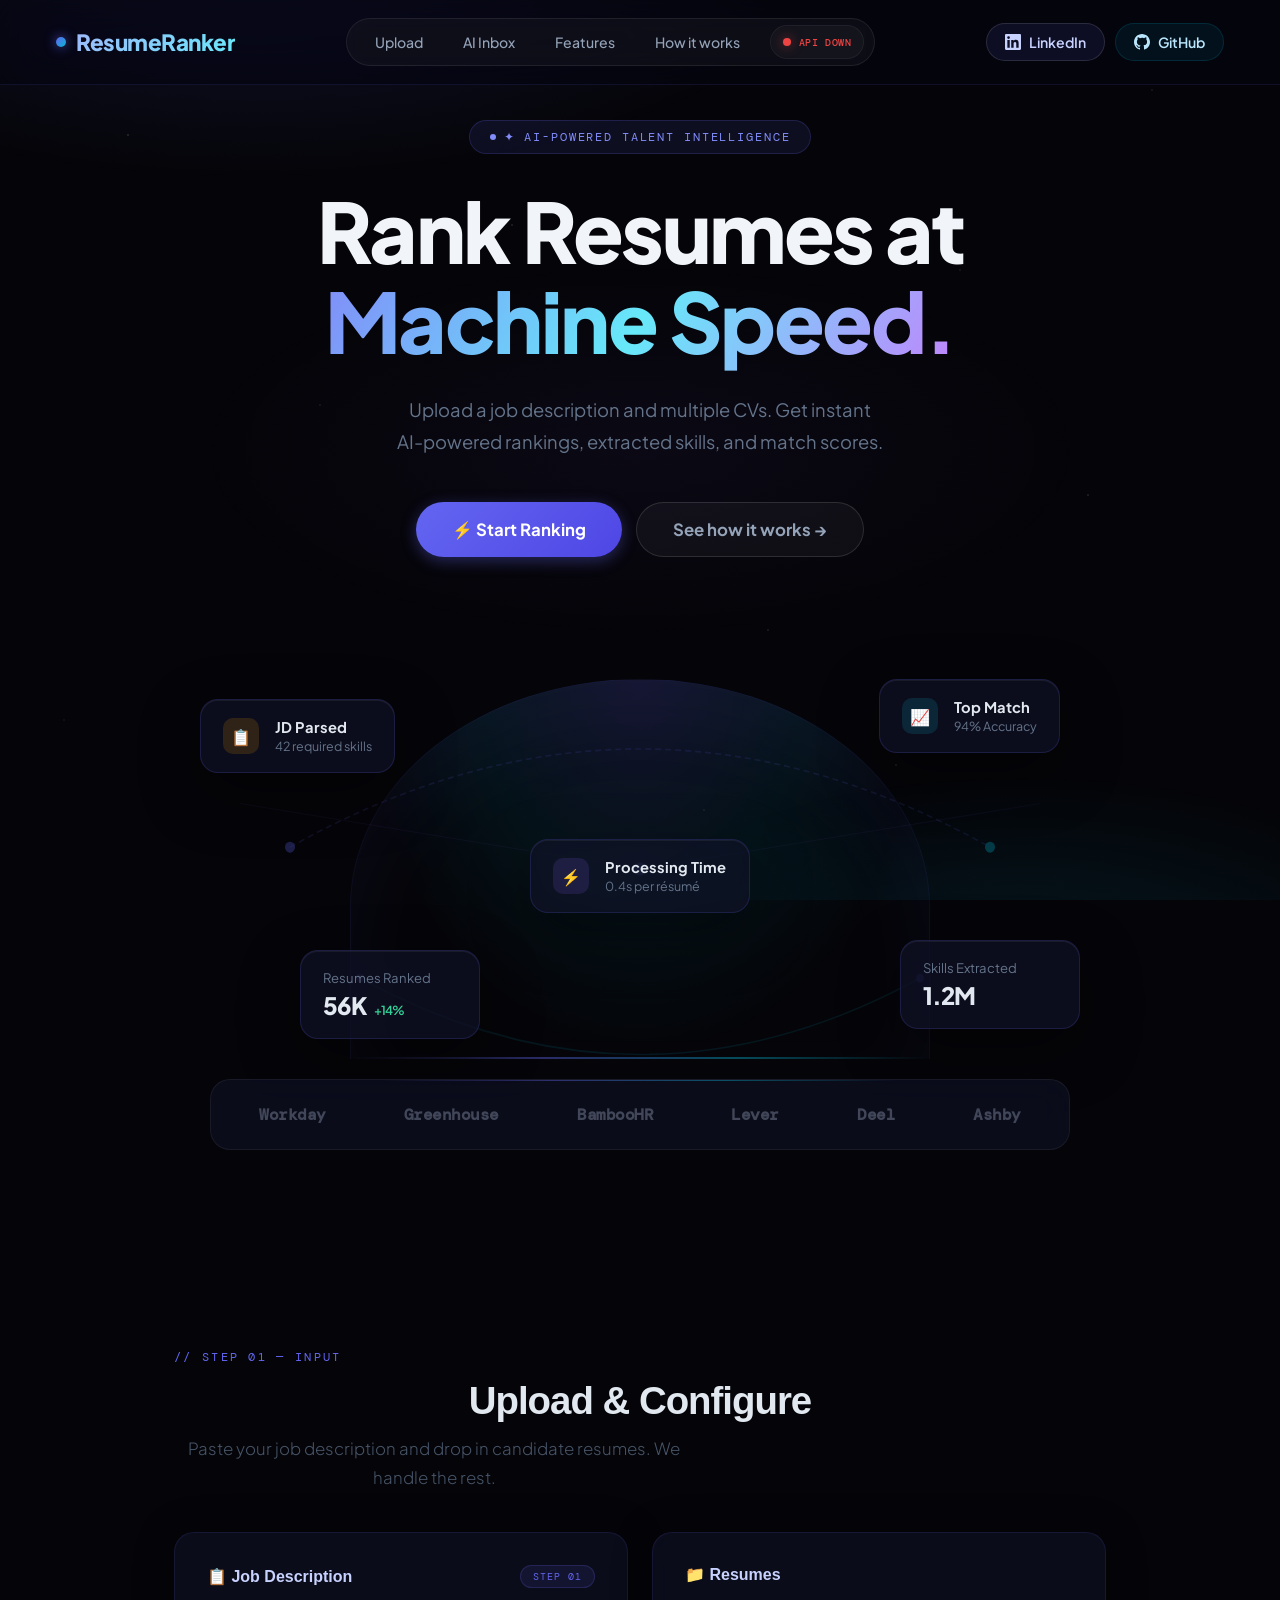
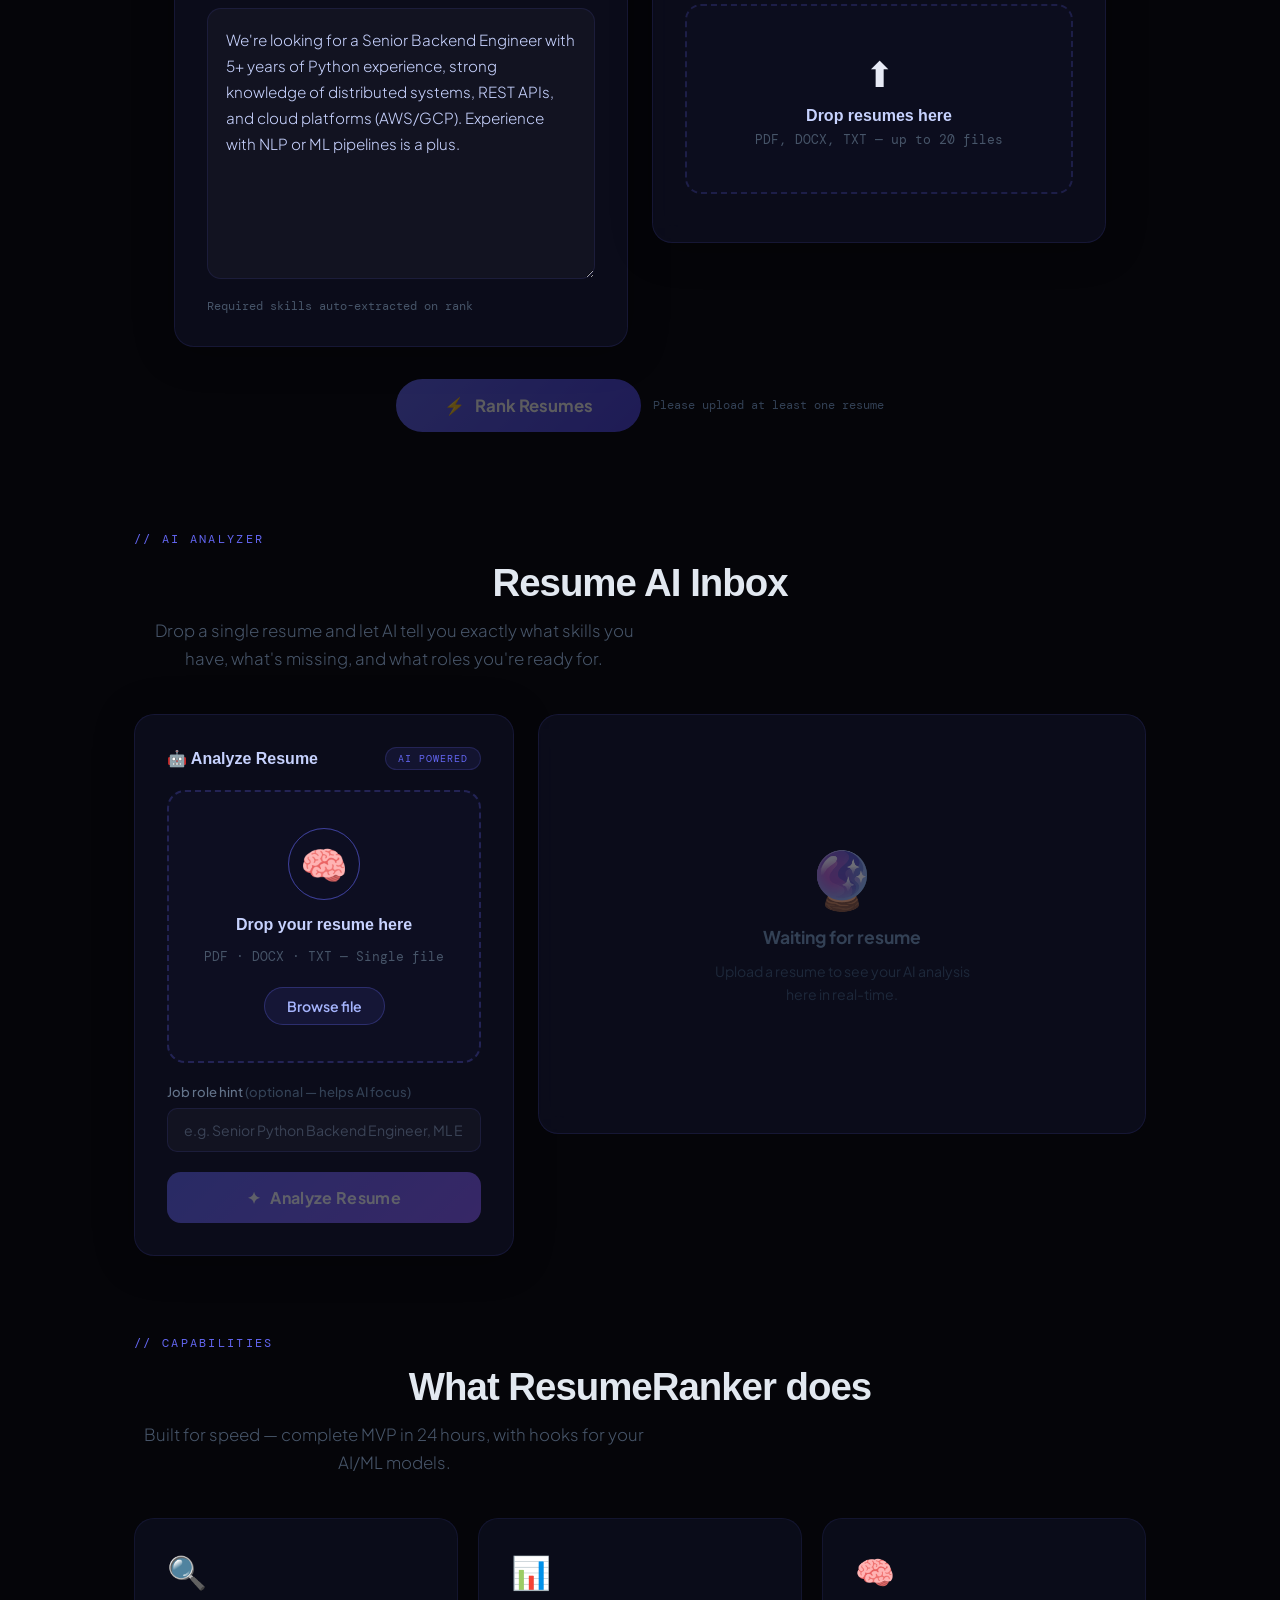
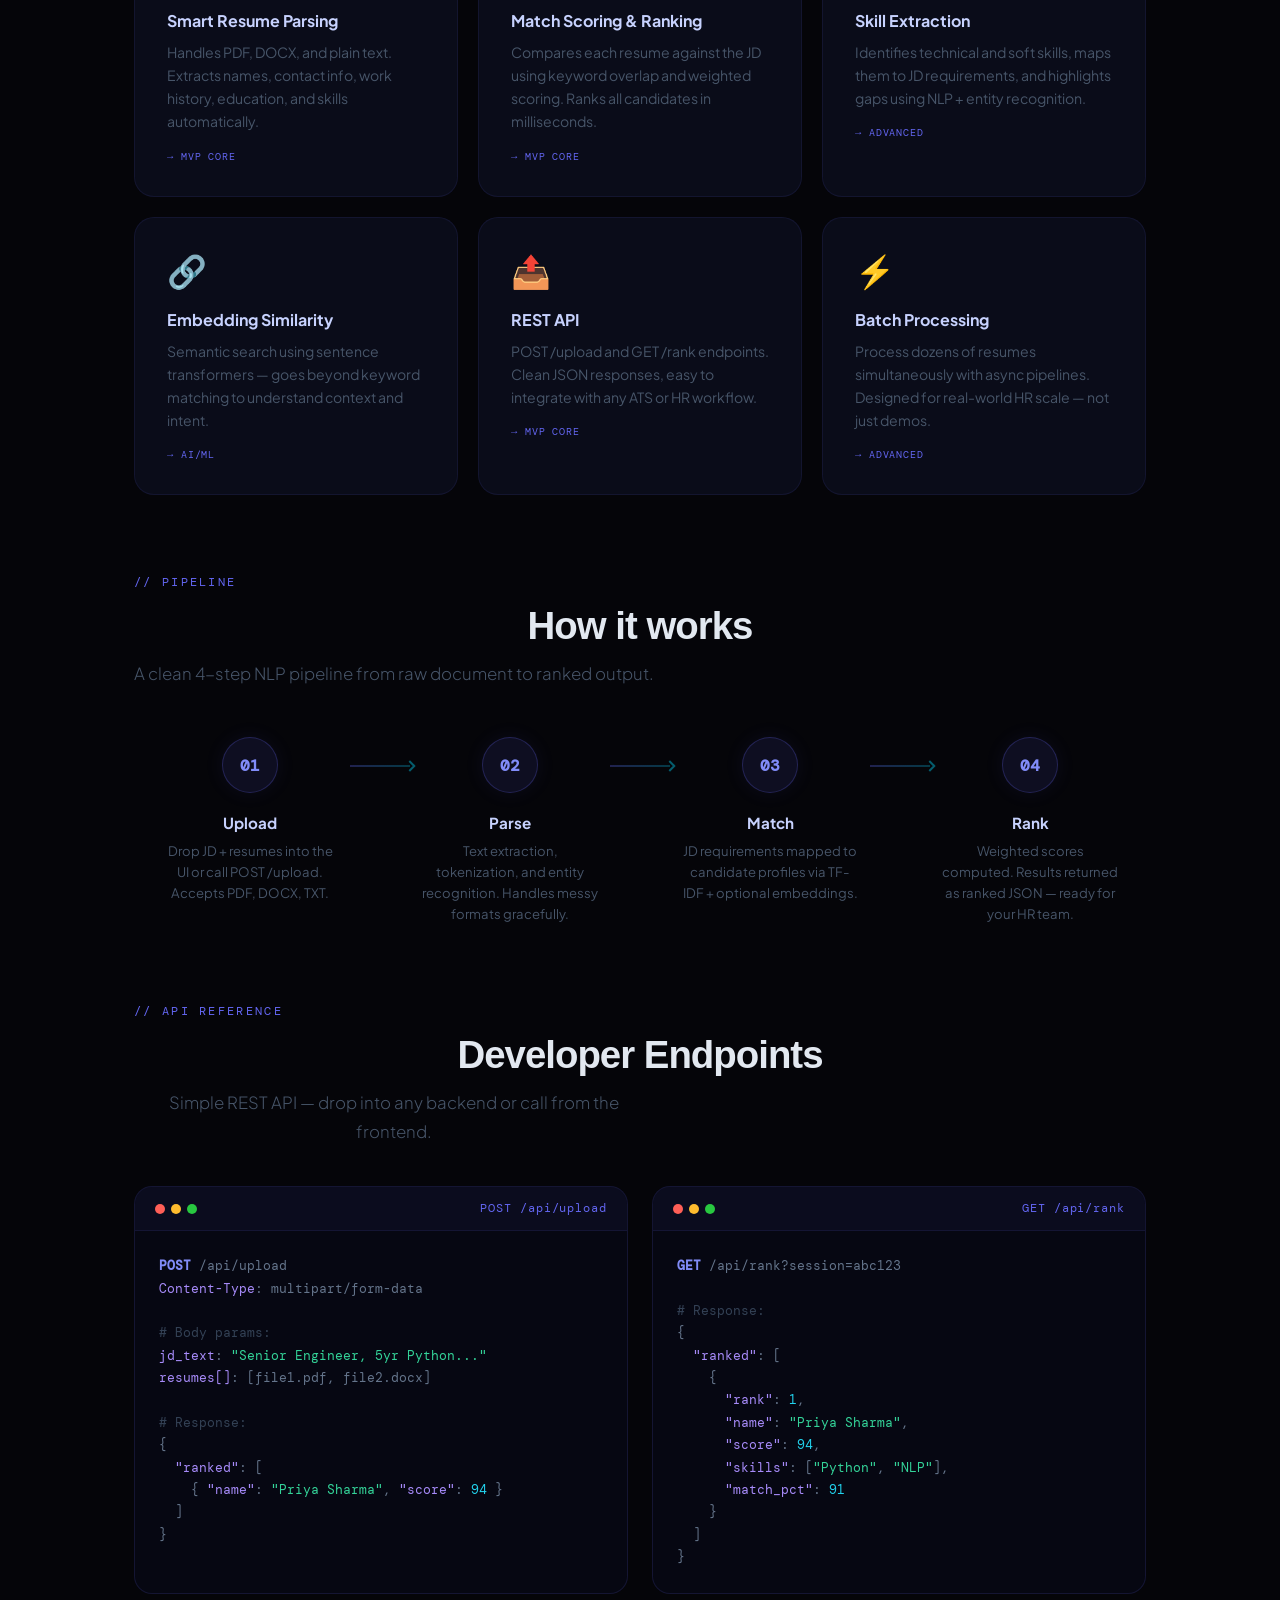
<file: index.html>
<!DOCTYPE html>
<html lang="en">
<head>
  <meta charset="UTF-8" />
  <meta name="viewport" content="width=device-width, initial-scale=1.0"/>
  <title>ResumeRanker — AI-Powered Candidate Screening</title>
  <meta name="description" content="Upload resumes and job descriptions. Get instant AI-powered rankings, skill extraction, and match scores.">
  <link rel="preconnect" href="https://fonts.googleapis.com">
  <link rel="preconnect" href="https://fonts.gstatic.com" crossorigin>
  <link href="https://fonts.googleapis.com/css2?family=Plus+Jakarta+Sans:wght@400;500;600;700;800&family=DM+Mono:wght@400;500&display=swap" rel="stylesheet">
  <link rel="stylesheet" href="style.css">
  <link rel="stylesheet" href="nexori.css">
  <link rel="stylesheet" href="ai_inbox.css">
</head>
<body class="nexori-body">

<div class="nexori-page">

  <!-- ══ NAV ══ -->
  <nav class="nx-nav">
    <div class="nx-logo">ResumeRanker</div>

    <div class="nx-pill-nav">
      <a href="#upload">Upload</a>
      <a href="#ai-inbox">AI Inbox</a>
      <a href="#features-section">Features</a>
      <a href="#how-section">How it works</a>
      <div class="api-status" id="apiStatus">
        <span class="status-dot"></span>
        <span class="status-text">Connecting...</span>
      </div>
    </div>

    <div class="nx-auth">
      <a href="https://www.linkedin.com" target="_blank" rel="noopener" class="nx-social-btn" title="LinkedIn">
        <svg xmlns="http://www.w3.org/2000/svg" width="16" height="16" viewBox="0 0 24 24" fill="currentColor"><path d="M20.447 20.452h-3.554v-5.569c0-1.328-.027-3.037-1.852-3.037-1.853 0-2.136 1.445-2.136 2.939v5.667H9.351V9h3.414v1.561h.046c.477-.9 1.637-1.85 3.37-1.85 3.601 0 4.267 2.37 4.267 5.455v6.286zM5.337 7.433a2.062 2.062 0 0 1-2.063-2.065 2.064 2.064 0 1 1 2.063 2.065zm1.782 13.019H3.555V9h3.564v11.452zM22.225 0H1.771C.792 0 0 .774 0 1.729v20.542C0 23.227.792 24 1.771 24h20.451C23.2 24 24 23.227 24 22.271V1.729C24 .774 23.2 0 22.222 0h.003z"/></svg>
        LinkedIn
      </a>
      <a href="https://github.com" target="_blank" rel="noopener" class="nx-social-btn nx-social-btn-dark" title="GitHub">
        <svg xmlns="http://www.w3.org/2000/svg" width="16" height="16" viewBox="0 0 24 24" fill="currentColor"><path d="M12 0C5.374 0 0 5.373 0 12c0 5.302 3.438 9.8 8.207 11.387.599.111.793-.261.793-.577v-2.234c-3.338.726-4.033-1.416-4.033-1.416-.546-1.387-1.333-1.756-1.333-1.756-1.089-.745.083-.729.083-.729 1.205.084 1.839 1.237 1.839 1.237 1.07 1.834 2.807 1.304 3.492.997.107-.775.418-1.305.762-1.604-2.665-.305-5.467-1.334-5.467-5.931 0-1.311.469-2.381 1.236-3.221-.124-.303-.535-1.524.117-3.176 0 0 1.008-.322 3.301 1.23A11.509 11.509 0 0 1 12 5.803c1.02.005 2.047.138 3.006.404 2.291-1.552 3.297-1.23 3.297-1.23.653 1.653.242 2.874.118 3.176.77.84 1.235 1.911 1.235 3.221 0 4.609-2.807 5.624-5.479 5.921.43.372.823 1.102.823 2.222v3.293c0 .319.192.694.801.576C20.566 21.797 24 17.3 24 12c0-6.627-5.373-12-12-12z"/></svg>
        GitHub
      </a>
    </div>
  </nav>

  <!-- ══ HERO ══ -->
  <section class="nx-hero">
    <div class="nx-eyebrow">✦ AI-Powered Talent Intelligence</div>

    <h1 class="nx-h1">
      Rank Resumes at<br>
      <span class="gradient-text">Machine Speed.</span>
    </h1>

    <p class="nx-hero-sub">
      Upload a job description and multiple CVs. Get instant<br>
      AI-powered rankings, extracted skills, and match scores.
    </p>

    <div class="nx-hero-actions">
      <a href="#upload" class="nx-btn nx-btn-large nx-btn-solid">⚡ Start Ranking</a>
      <a href="#how-section" class="nx-btn nx-btn-large nx-btn-outline">See how it works →</a>
    </div>

    <!-- HERO GRAPHIC -->
    <div class="nx-graphic">
      <div class="nx-globe"></div>

      <svg class="nx-lines" viewBox="0 0 1000 440" preserveAspectRatio="none">
        <path d="M 150 200 Q 500 20 850 200" fill="none" stroke="rgba(99,102,241,0.3)" stroke-width="1.5" stroke-dasharray="6 4"/>
        <path d="M 220 320 Q 500 460 780 320" fill="none" stroke="rgba(6,182,212,0.25)" stroke-width="1.5"/>
        <path d="M 100 160 L 500 220 L 900 160" fill="none" stroke="rgba(139,92,246,0.15)" stroke-width="1"/>
        <circle cx="150" cy="200" r="5" fill="#6366f1" opacity="0.7"/>
        <circle cx="850" cy="200" r="5" fill="#06b6d4" opacity="0.7"/>
        <circle cx="220" cy="320" r="4" fill="#8b5cf6" opacity="0.6"/>
        <circle cx="780" cy="320" r="4" fill="#6366f1" opacity="0.6"/>
        <circle cx="500" cy="220" r="6" fill="#818cf8" opacity="0.8"/>
      </svg>

      <!-- Floating Cards -->
      <div class="nx-float-card card-tl">
        <div class="card-icon nx-yellow">📋</div>
        <div class="card-text">
          <strong>JD Parsed</strong>
          <span>42 required skills</span>
        </div>
      </div>

      <div class="nx-float-card card-tr">
        <div class="card-icon nx-blue">📈</div>
        <div class="card-text">
          <strong>Top Match</strong>
          <span>94% Accuracy</span>
        </div>
      </div>

      <div class="nx-float-card card-mc">
        <div class="card-icon nx-purple">⚡</div>
        <div class="card-text">
          <strong>Processing Time</strong>
          <span>0.4s per résumé</span>
        </div>
      </div>

      <div class="nx-float-card card-bl">
        <div class="card-data">
          <span>Resumes Ranked</span>
          <strong>56K <em>+14%</em></strong>
        </div>
      </div>

      <div class="nx-float-card card-br">
        <div class="card-data">
          <span>Skills Extracted</span>
          <strong>1.2M</strong>
        </div>
      </div>
    </div>

    <!-- PARTNERS STRIP -->
    <div class="nx-logos-strip">
      <span>Workday</span>
      <span>Greenhouse</span>
      <span>BambooHR</span>
      <span>Lever</span>
      <span>Deel</span>
      <span>Ashby</span>
    </div>
  </section>

  <!-- ══ MAIN CONTENT ══ -->
  <div class="nx-legacy-wrapper">

    <!-- UPLOAD -->
    <section id="upload">
      <p class="nx-section-label">// Step 01 — Input</p>
      <h2 class="section-title">Upload &amp; Configure</h2>
      <p class="section-sub">Paste your job description and drop in candidate resumes. We handle the rest.</p>

      <div class="upload-grid">
        <!-- JD Panel -->
        <div class="panel">
          <div class="panel-header">
            <div class="panel-title">📋 Job Description</div>
            <span class="step-badge">STEP 01</span>
          </div>
          <textarea id="jdInput" placeholder="Paste the job description here..." rows="9">We're looking for a Senior Backend Engineer with 5+ years of Python experience, strong knowledge of distributed systems, REST APIs, and cloud platforms (AWS/GCP). Experience with NLP or ML pipelines is a plus.</textarea>
          <div style="margin-top:10px;">
            <span style="font-family:'DM Mono',monospace; font-size:0.72rem; color:#475569;">Required skills auto-extracted on rank</span>
          </div>
        </div>

        <!-- Resume Panel -->
        <div class="panel">
          <div class="panel-header">
            <div class="panel-title">📁 Resumes</div>
            <span id="fileCount" class="count-badge" style="display:none;">0 files</span>
          </div>
          <div class="drop-zone" id="dropZone">
            <span class="drop-icon">⬆</span>
            <p class="drop-title">Drop resumes here</p>
            <p class="drop-sub">PDF, DOCX, TXT — up to 20 files</p>
            <input type="file" id="fileInput" accept=".pdf,.docx,.txt,.doc" multiple style="display:none"/>
          </div>
          <div class="file-list" id="fileList"></div>
        </div>
      </div>

      <!-- Rank Button -->
      <div class="rank-btn-wrap">
        <button id="rankBtn" disabled>
          <span id="rankBtnIcon">⚡</span>
          <span id="rankBtnText">Rank Resumes</span>
        </button>
        <span class="rank-hint">Add a JD and at least 1 resume to begin</span>
      </div>

      <!-- Progress -->
      <div id="progressSection">
        <div class="progress-header">
          <span class="progress-label">Processing Resumes</span>
          <span class="progress-pct" id="progressPct">0%</span>
        </div>
        <div class="progress-bar-bg">
          <div class="progress-bar-fill" id="progressBar"></div>
        </div>
      </div>
    </section>

    <!-- RESULTS -->
    <section id="results" style="display:none;">
      <div class="results-header">
        <div>
          <p class="nx-section-label">// Results</p>
          <h2 class="section-title" style="text-align:left;">Ranked Candidates</h2>
        </div>
        <div class="results-meta">
          <div class="meta-chip">Total: <span id="metaTotal">—</span></div>
          <div class="meta-chip">Top match: <span id="metaTop">—</span></div>
          <div class="meta-chip" onclick="clearResults()">✕ Clear</div>
        </div>
      </div>
      <div class="leaderboard" id="leaderboard"></div>
    </section>

    <!-- AI INBOX -->
    <section id="ai-inbox">
      <p class="nx-section-label">// AI Analyzer</p>
      <h2 class="section-title">Resume AI Inbox</h2>
      <p class="section-sub">Drop a single resume and let AI tell you exactly what skills you have, what's missing, and what roles you're ready for.</p>

      <div class="ai-inbox-grid">
        <!-- Upload side -->
        <div class="ai-inbox-upload panel">
          <div class="panel-header">
            <div class="panel-title">🤖 Analyze Resume</div>
            <span class="step-badge">AI POWERED</span>
          </div>

          <div class="ai-drop-zone" id="aiDropZone">
            <div class="ai-drop-inner">
              <div class="ai-drop-icon-wrap">
                <span class="ai-drop-icon">🧠</span>
                <div class="ai-drop-ripple"></div>
                <div class="ai-drop-ripple ai-drop-ripple2"></div>
              </div>
              <p class="drop-title">Drop your resume here</p>
              <p class="drop-sub">PDF · DOCX · TXT — Single file</p>
              <input type="file" id="aiFileInput" accept=".pdf,.docx,.txt,.doc" style="display:none"/>
              <button class="ai-browse-btn" id="aiBrowseBtn">Browse file</button>
            </div>
          </div>

          <div id="aiFilePreview" class="ai-file-preview" style="display:none;">
            <span class="ai-file-icon">📄</span>
            <div class="ai-file-info">
              <strong id="aiFileName">resume.pdf</strong>
              <span id="aiFileSize">—</span>
            </div>
            <button class="file-remove" id="aiFileRemove">✕</button>
          </div>

          <div class="ai-optional-jd">
            <label for="aiJdHint">Job role hint <em>(optional — helps AI focus)</em></label>
            <input type="text" id="aiJdHint" placeholder="e.g. Senior Python Backend Engineer, ML Engineer...">
          </div>

          <button class="ai-analyze-btn" id="aiAnalyzeBtn" disabled>
            <span id="aiAnalyzeBtnIcon">✦</span>
            <span id="aiAnalyzeBtnText">Analyze Resume</span>
          </button>
        </div>

        <!-- Results side -->
        <div class="ai-inbox-results" id="aiResults">
          <!-- Idle state -->
          <div class="ai-idle-state" id="aiIdle">
            <div class="ai-idle-icon">🔮</div>
            <p class="ai-idle-title">Waiting for resume</p>
            <p class="ai-idle-sub">Upload a resume to see your AI analysis here in real-time.</p>
          </div>

          <!-- Loading state -->
          <div class="ai-loading-state" id="aiLoading" style="display:none;">
            <div class="ai-spinner"></div>
            <p class="ai-loading-text">AI is reading your resume…</p>
          </div>

          <!-- Result state -->
          <div id="aiResultContent" style="display:none;">
            <!-- Score row -->
            <div class="ai-score-row">
              <div class="ai-score-card">
                <span class="ai-score-label">Overall Score</span>
                <span class="ai-score-val" id="aiOverallScore">—</span>
              </div>
              <div class="ai-score-card">
                <span class="ai-score-label">ATS Score</span>
                <span class="ai-score-val ai-ats" id="aiAtsScore">—</span>
              </div>
            </div>

            <!-- Skills -->
            <div class="ai-result-block">
              <h4 class="ai-block-title">✅ Skills Found in Resume</h4>
              <div class="ai-skill-tags" id="aiExtractedSkills"></div>
            </div>

            <div class="ai-result-block">
              <h4 class="ai-block-title">⚠️ Missing / Recommended Skills</h4>
              <div class="ai-skill-tags ai-missing" id="aiMissingSkills"></div>
            </div>

            <!-- Strengths & Weaknesses -->
            <div class="ai-two-col">
              <div class="ai-result-block">
                <h4 class="ai-block-title">💪 Strengths</h4>
                <ul class="ai-list ai-list-green" id="aiStrengths"></ul>
              </div>
              <div class="ai-result-block">
                <h4 class="ai-block-title">🔧 Weaknesses</h4>
                <ul class="ai-list ai-list-red" id="aiWeaknesses"></ul>
              </div>
            </div>

            <!-- Roles -->
            <div class="ai-result-block">
              <h4 class="ai-block-title">🚀 Recommended Job Roles</h4>
              <div class="ai-role-chips" id="aiRoles"></div>
            </div>

            <!-- Improvements -->
            <div class="ai-result-block">
              <h4 class="ai-block-title">📋 Action Plan</h4>
              <ul class="ai-list ai-list-blue" id="aiImprovements"></ul>
            </div>
          </div>
        </div>
      </div>
    </section>

    <!-- FEATURES -->
    <section id="features-section">
      <p class="nx-section-label">// Capabilities</p>
      <h2 class="section-title">What ResumeRanker does</h2>
      <p class="section-sub">Built for speed — complete MVP in 24 hours, with hooks for your AI/ML models.</p>
      <div class="nx-features-grid">
        <div class="nx-feat-card">
          <span class="nx-feat-icon">🔍</span>
          <h3>Smart Resume Parsing</h3>
          <p>Handles PDF, DOCX, and plain text. Extracts names, contact info, work history, education, and skills automatically.</p>
          <span class="nx-feat-tag">→ MVP CORE</span>
        </div>
        <div class="nx-feat-card">
          <span class="nx-feat-icon">📊</span>
          <h3>Match Scoring &amp; Ranking</h3>
          <p>Compares each resume against the JD using keyword overlap and weighted scoring. Ranks all candidates in milliseconds.</p>
          <span class="nx-feat-tag">→ MVP CORE</span>
        </div>
        <div class="nx-feat-card">
          <span class="nx-feat-icon">🧠</span>
          <h3>Skill Extraction</h3>
          <p>Identifies technical and soft skills, maps them to JD requirements, and highlights gaps using NLP + entity recognition.</p>
          <span class="nx-feat-tag">→ ADVANCED</span>
        </div>
        <div class="nx-feat-card">
          <span class="nx-feat-icon">🔗</span>
          <h3>Embedding Similarity</h3>
          <p>Semantic search using sentence transformers — goes beyond keyword matching to understand context and intent.</p>
          <span class="nx-feat-tag">→ AI/ML</span>
        </div>
        <div class="nx-feat-card">
          <span class="nx-feat-icon">📤</span>
          <h3>REST API</h3>
          <p>POST /upload and GET /rank endpoints. Clean JSON responses, easy to integrate with any ATS or HR workflow.</p>
          <span class="nx-feat-tag">→ MVP CORE</span>
        </div>
        <div class="nx-feat-card">
          <span class="nx-feat-icon">⚡</span>
          <h3>Batch Processing</h3>
          <p>Process dozens of resumes simultaneously with async pipelines. Designed for real-world HR scale — not just demos.</p>
          <span class="nx-feat-tag">→ ADVANCED</span>
        </div>
      </div>
    </section>

    <!-- HOW IT WORKS -->
    <section id="how-section">
      <p class="nx-section-label">// Pipeline</p>
      <h2 class="section-title">How it works</h2>
      <p class="section-sub">A clean 4-step NLP pipeline from raw document to ranked output.</p>
      <div class="nx-how-steps">
        <div class="nx-how-step">
          <div class="nx-how-num">01</div>
          <h3>Upload</h3>
          <p>Drop JD + resumes into the UI or call POST /upload. Accepts PDF, DOCX, TXT.</p>
        </div>
        <div class="nx-how-connector"></div>
        <div class="nx-how-step">
          <div class="nx-how-num">02</div>
          <h3>Parse</h3>
          <p>Text extraction, tokenization, and entity recognition. Handles messy formats gracefully.</p>
        </div>
        <div class="nx-how-connector"></div>
        <div class="nx-how-step">
          <div class="nx-how-num">03</div>
          <h3>Match</h3>
          <p>JD requirements mapped to candidate profiles via TF-IDF + optional embeddings.</p>
        </div>
        <div class="nx-how-connector"></div>
        <div class="nx-how-step">
          <div class="nx-how-num">04</div>
          <h3>Rank</h3>
          <p>Weighted scores computed. Results returned as ranked JSON — ready for your HR team.</p>
        </div>
      </div>
    </section>

    <!-- API -->
    <section id="api-section">
      <p class="nx-section-label">// API Reference</p>
      <h2 class="section-title">Developer Endpoints</h2>
      <p class="section-sub">Simple REST API — drop into any backend or call from the frontend.</p>
      <div class="nx-api-grid">
        <div class="nx-code-block">
          <div class="nx-code-header">
            <div class="nx-code-dots">
              <span style="background:#ff5f57"></span>
              <span style="background:#febc2e"></span>
              <span style="background:#28c840"></span>
            </div>
            <span class="nx-code-title">POST /api/upload</span>
          </div>
          <pre><span class="c-kw">POST</span> /api/upload
<span class="c-key">Content-Type</span>: multipart/form-data

<span class="c-cm"># Body params:</span>
<span class="c-key">jd_text</span>: <span class="c-str">"Senior Engineer, 5yr Python..."</span>
<span class="c-key">resumes[]</span>: [file1.pdf, file2.docx]

<span class="c-cm"># Response:</span>
{
  <span class="c-key">"ranked"</span>: [
    { <span class="c-key">"name"</span>: <span class="c-str">"Priya Sharma"</span>, <span class="c-key">"score"</span>: <span class="c-num">94</span> }
  ]
}</pre>
        </div>
        <div class="nx-code-block">
          <div class="nx-code-header">
            <div class="nx-code-dots">
              <span style="background:#ff5f57"></span>
              <span style="background:#febc2e"></span>
              <span style="background:#28c840"></span>
            </div>
            <span class="nx-code-title">GET /api/rank</span>
          </div>
          <pre><span class="c-kw">GET</span> /api/rank?session=abc123

<span class="c-cm"># Response:</span>
{
  <span class="c-key">"ranked"</span>: [
    {
      <span class="c-key">"rank"</span>: <span class="c-num">1</span>,
      <span class="c-key">"name"</span>: <span class="c-str">"Priya Sharma"</span>,
      <span class="c-key">"score"</span>: <span class="c-num">94</span>,
      <span class="c-key">"skills"</span>: [<span class="c-str">"Python"</span>, <span class="c-str">"NLP"</span>],
      <span class="c-key">"match_pct"</span>: <span class="c-num">91</span>
    }
  ]
}</pre>
        </div>
      </div>
    </section>

  </div><!-- /.nx-legacy-wrapper -->

  <!-- FOOTER -->
  <footer class="nx-footer">
    <div class="nx-footer-logo">ResumeRanker</div>
    <span class="nx-footer-copy">AI/ML Hackathon · Built in 24 hrs</span>
    <div class="nx-footer-links">
      <a href="#upload">Upload</a>
      <a href="#api-section">API Docs</a>
      <a href="https://github.com" target="_blank">GitHub ↗</a>
    </div>
  </footer>

</div><!-- /.nexori-page -->

<div class="toast" id="toast"></div>
<script src="app.js"></script>
<script src="ai_inbox.js"></script>
</body>
</html>
</file>
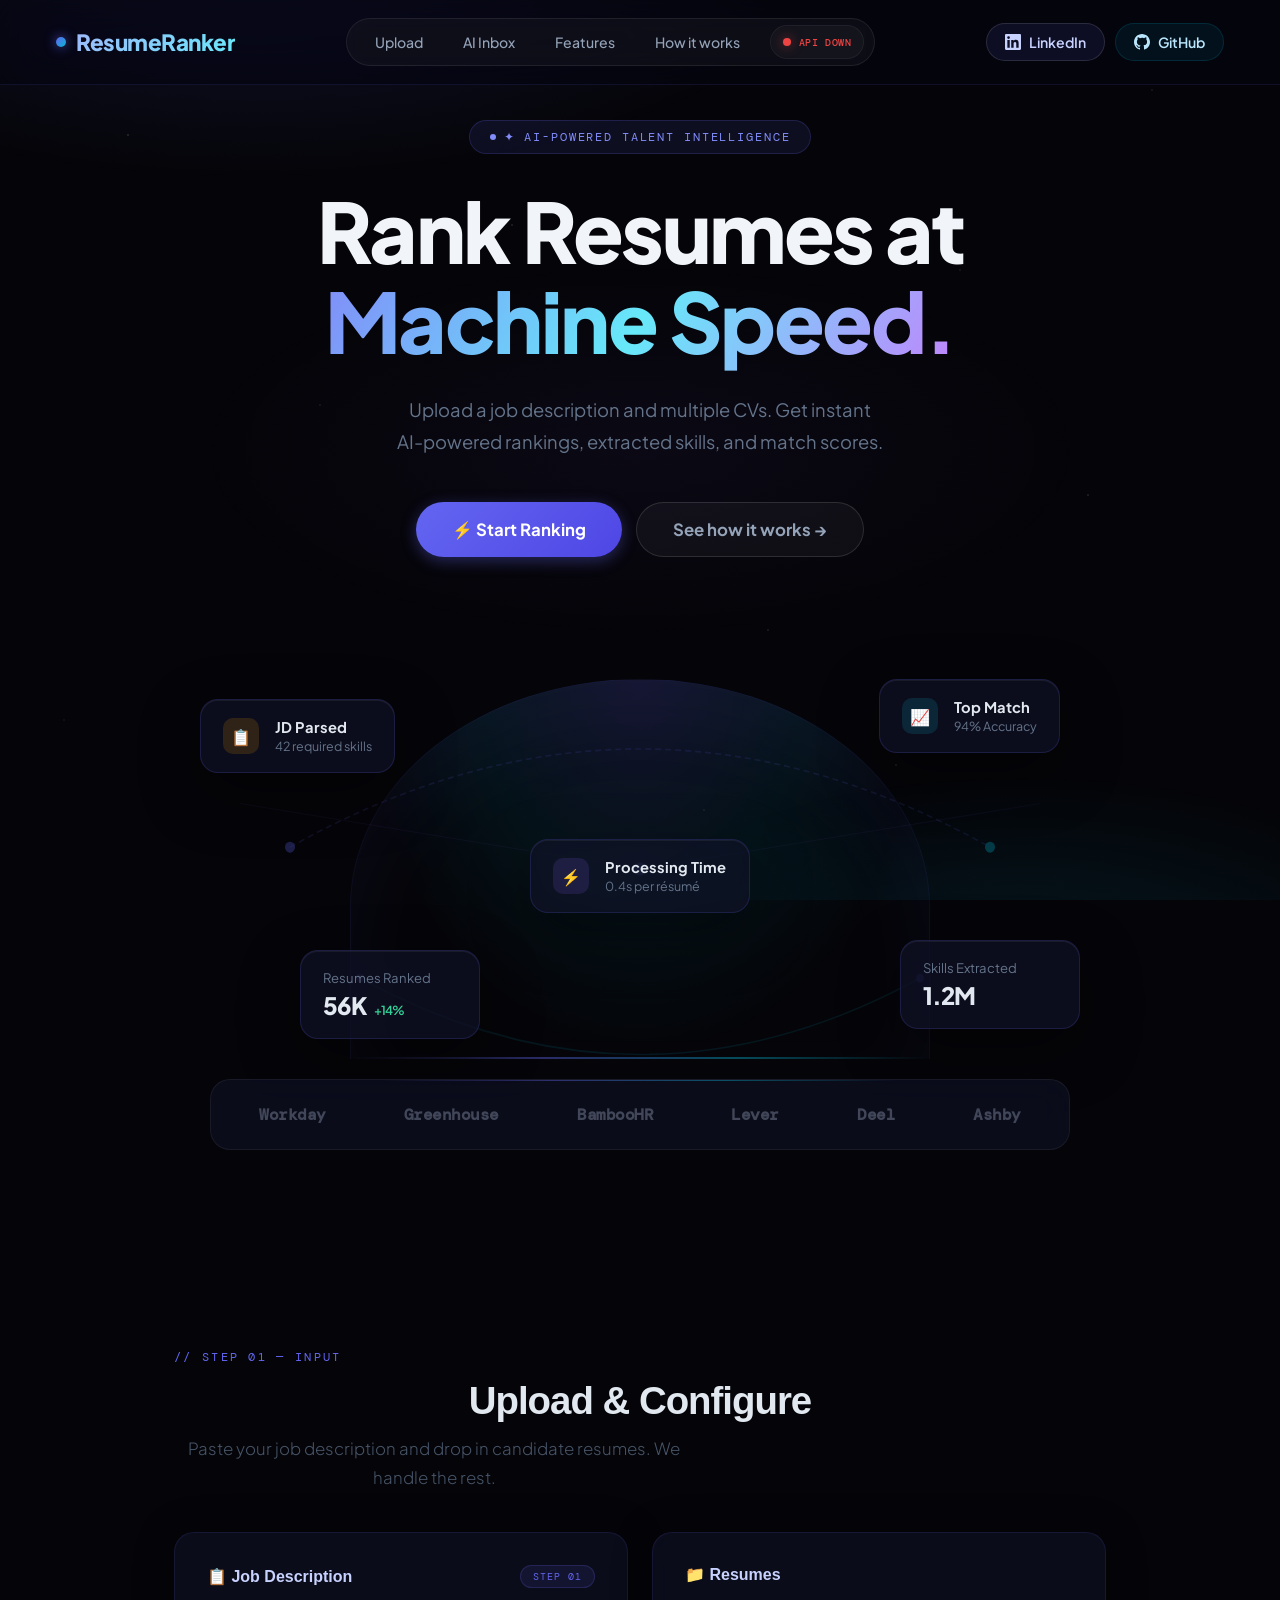
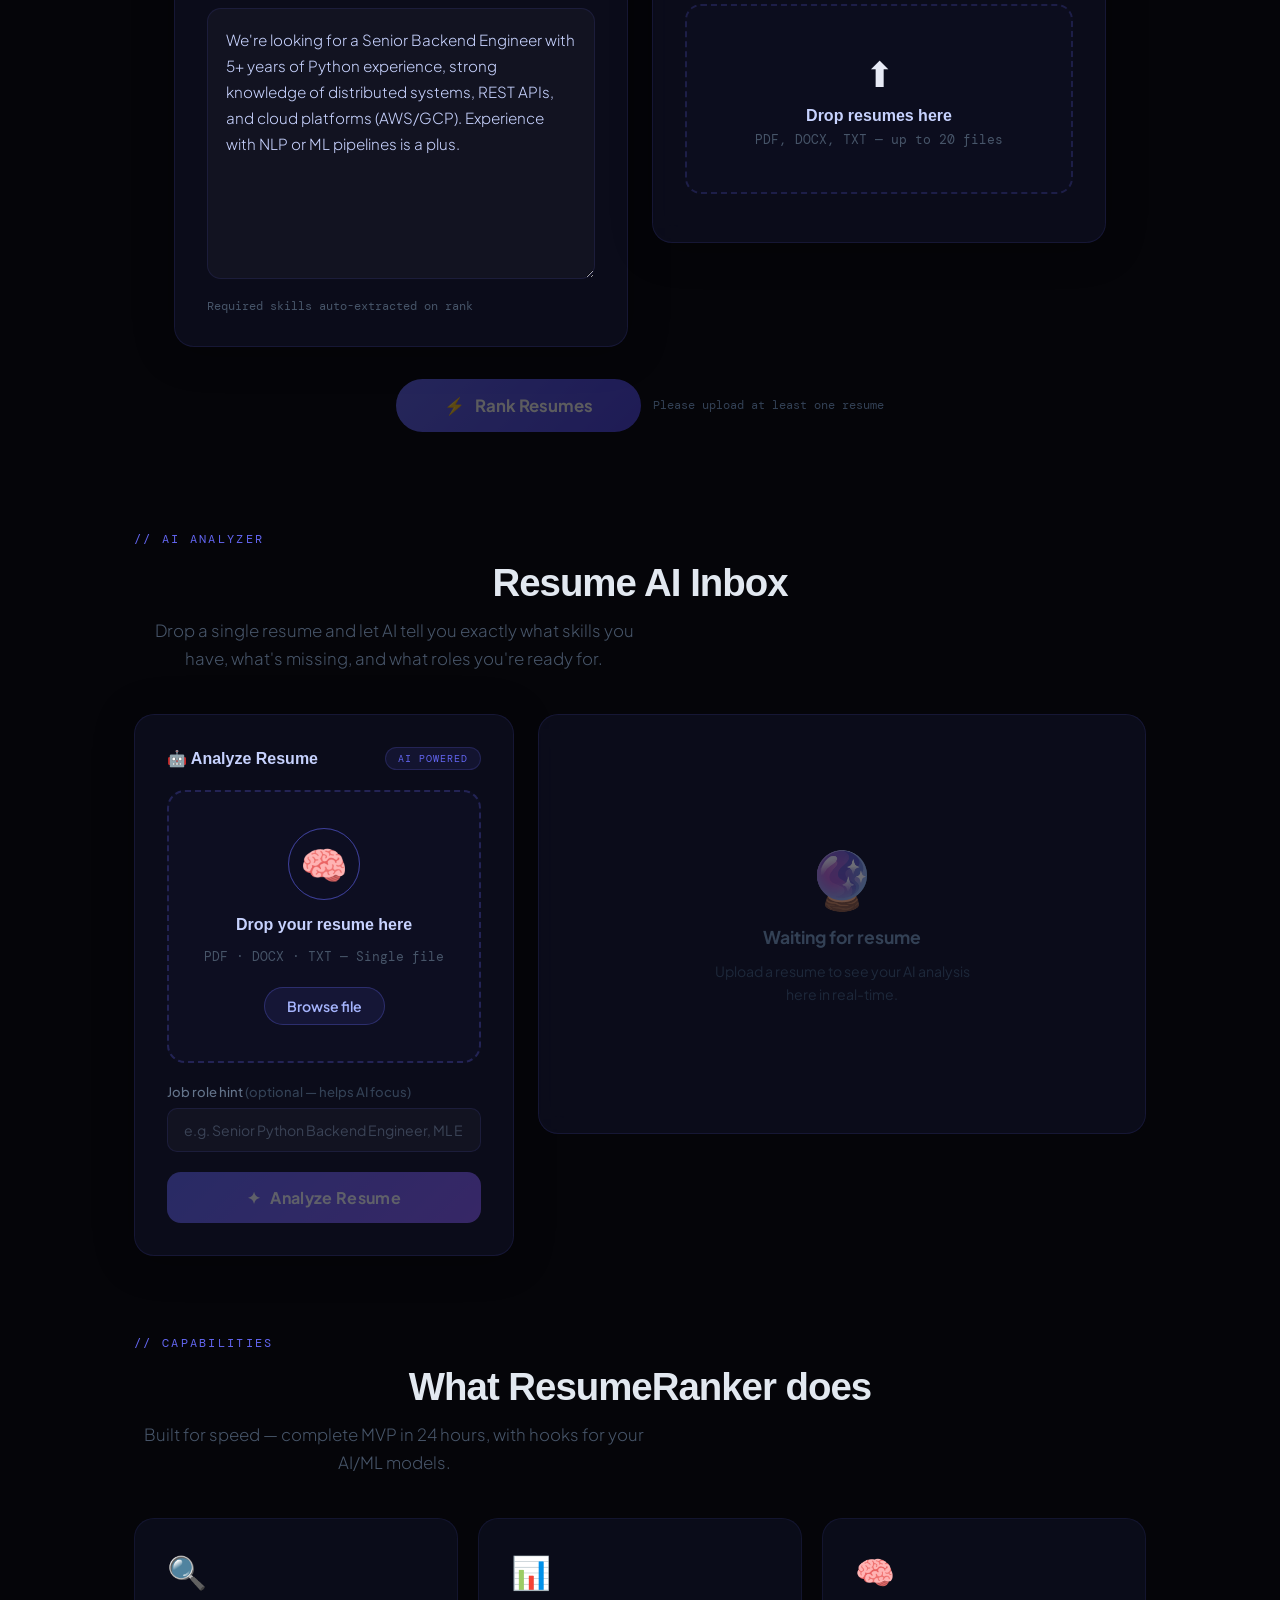
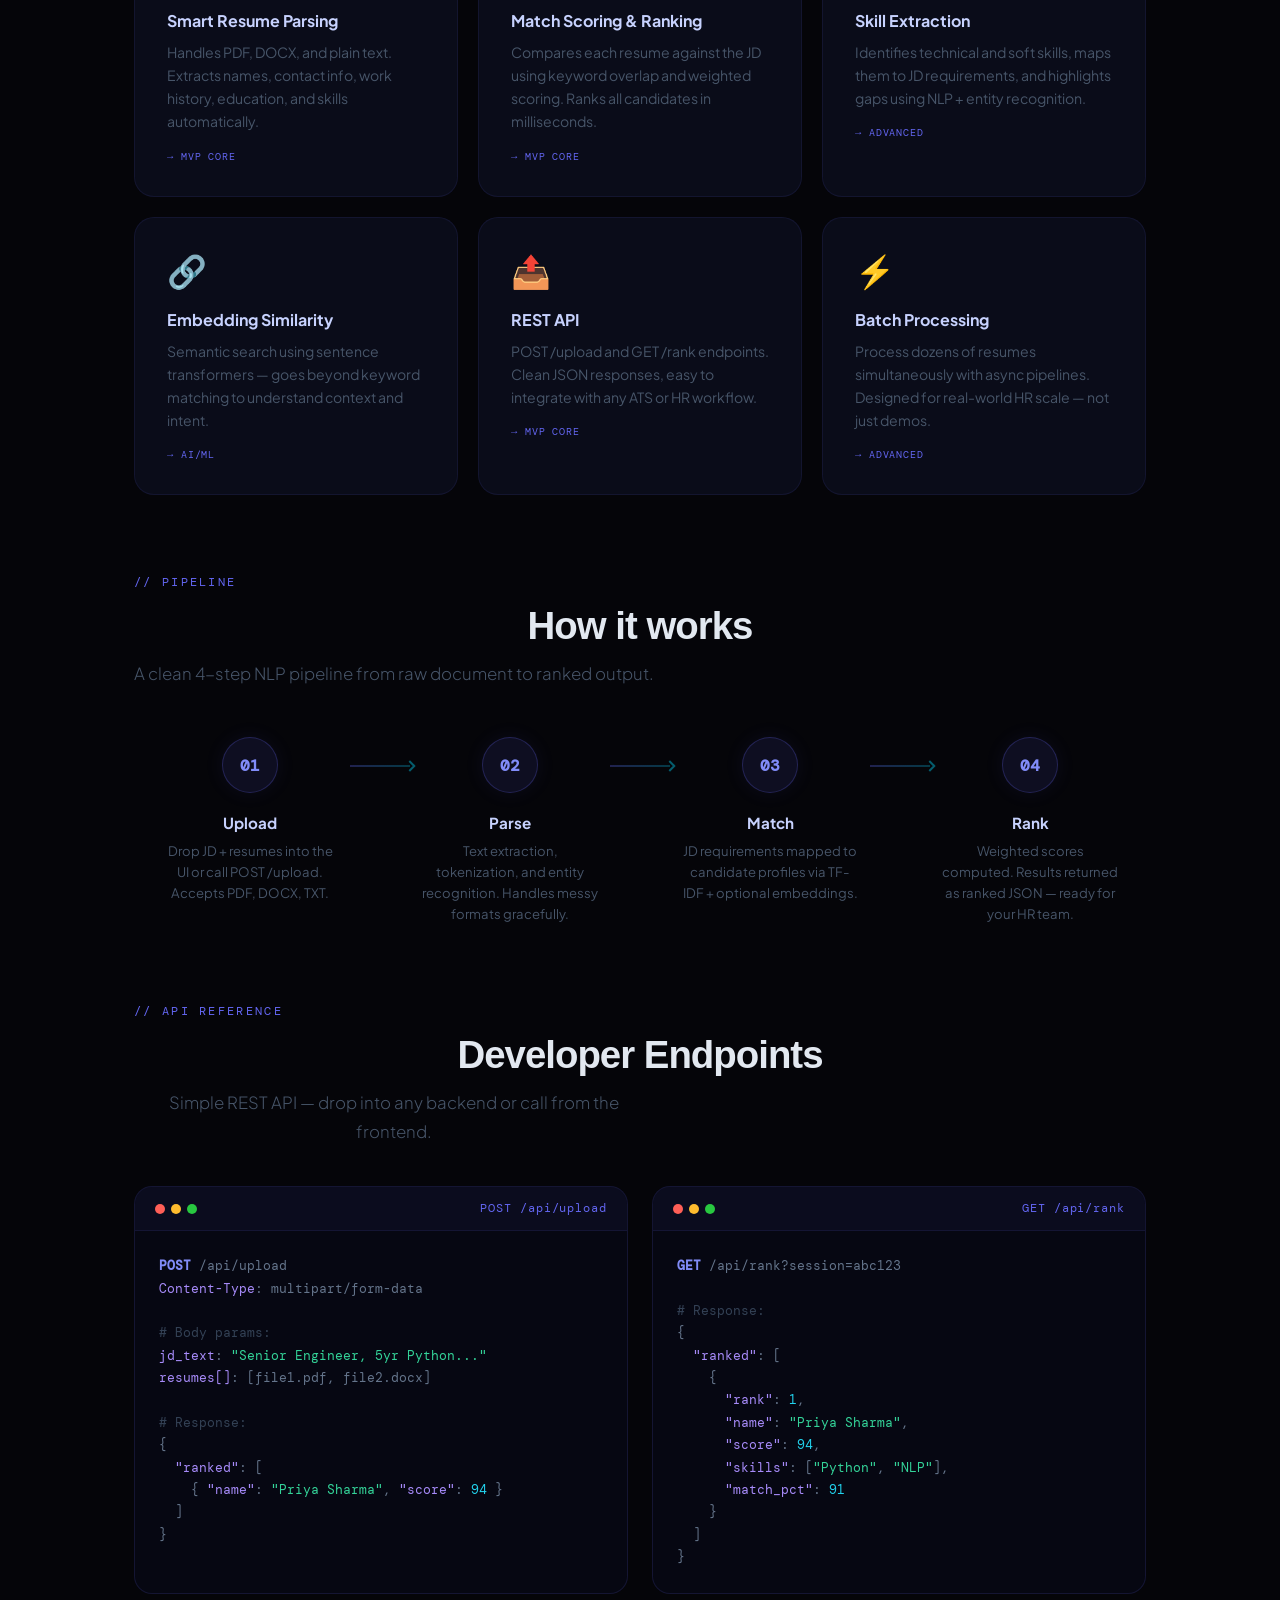
<file: frontend/index.html>
<!DOCTYPE html>
<html lang="en">
<head>
  <meta charset="UTF-8" />
  <meta name="viewport" content="width=device-width, initial-scale=1.0"/>
  <title>ResumeRanker — AI-Powered Candidate Screening</title>
  <meta name="description" content="Upload resumes and job descriptions. Get instant AI-powered rankings, skill extraction, and match scores.">
  <link rel="preconnect" href="https://fonts.googleapis.com">
  <link rel="preconnect" href="https://fonts.gstatic.com" crossorigin>
  <link href="https://fonts.googleapis.com/css2?family=Plus+Jakarta+Sans:wght@400;500;600;700;800&family=DM+Mono:wght@400;500&display=swap" rel="stylesheet">
  <link rel="stylesheet" href="css/style.css">
  <link rel="stylesheet" href="css/nexori.css">
  <link rel="stylesheet" href="css/ai_inbox.css">
</head>
<body class="nexori-body">

<div class="nexori-page">

  <!-- ══ NAV ══ -->
  <nav class="nx-nav">
    <div class="nx-logo">ResumeRanker</div>

    <div class="nx-pill-nav">
      <a href="#upload">Upload</a>
      <a href="#ai-inbox">AI Inbox</a>
      <a href="#features-section">Features</a>
      <a href="#how-section">How it works</a>
      <div class="api-status" id="apiStatus">
        <span class="status-dot"></span>
        <span class="status-text">Connecting...</span>
      </div>
    </div>

    <div class="nx-auth">
      <a href="https://www.linkedin.com" target="_blank" rel="noopener" class="nx-social-btn" title="LinkedIn">
        <svg xmlns="http://www.w3.org/2000/svg" width="16" height="16" viewBox="0 0 24 24" fill="currentColor"><path d="M20.447 20.452h-3.554v-5.569c0-1.328-.027-3.037-1.852-3.037-1.853 0-2.136 1.445-2.136 2.939v5.667H9.351V9h3.414v1.561h.046c.477-.9 1.637-1.85 3.37-1.85 3.601 0 4.267 2.37 4.267 5.455v6.286zM5.337 7.433a2.062 2.062 0 0 1-2.063-2.065 2.064 2.064 0 1 1 2.063 2.065zm1.782 13.019H3.555V9h3.564v11.452zM22.225 0H1.771C.792 0 0 .774 0 1.729v20.542C0 23.227.792 24 1.771 24h20.451C23.2 24 24 23.227 24 22.271V1.729C24 .774 23.2 0 22.222 0h.003z"/></svg>
        LinkedIn
      </a>
      <a href="https://github.com" target="_blank" rel="noopener" class="nx-social-btn nx-social-btn-dark" title="GitHub">
        <svg xmlns="http://www.w3.org/2000/svg" width="16" height="16" viewBox="0 0 24 24" fill="currentColor"><path d="M12 0C5.374 0 0 5.373 0 12c0 5.302 3.438 9.8 8.207 11.387.599.111.793-.261.793-.577v-2.234c-3.338.726-4.033-1.416-4.033-1.416-.546-1.387-1.333-1.756-1.333-1.756-1.089-.745.083-.729.083-.729 1.205.084 1.839 1.237 1.839 1.237 1.07 1.834 2.807 1.304 3.492.997.107-.775.418-1.305.762-1.604-2.665-.305-5.467-1.334-5.467-5.931 0-1.311.469-2.381 1.236-3.221-.124-.303-.535-1.524.117-3.176 0 0 1.008-.322 3.301 1.23A11.509 11.509 0 0 1 12 5.803c1.02.005 2.047.138 3.006.404 2.291-1.552 3.297-1.23 3.297-1.23.653 1.653.242 2.874.118 3.176.77.84 1.235 1.911 1.235 3.221 0 4.609-2.807 5.624-5.479 5.921.43.372.823 1.102.823 2.222v3.293c0 .319.192.694.801.576C20.566 21.797 24 17.3 24 12c0-6.627-5.373-12-12-12z"/></svg>
        GitHub
      </a>
    </div>
  </nav>

  <!-- ══ HERO ══ -->
  <section class="nx-hero">
    <div class="nx-eyebrow">✦ AI-Powered Talent Intelligence</div>

    <h1 class="nx-h1">
      Rank Resumes at<br>
      <span class="gradient-text">Machine Speed.</span>
    </h1>

    <p class="nx-hero-sub">
      Upload a job description and multiple CVs. Get instant<br>
      AI-powered rankings, extracted skills, and match scores.
    </p>

    <div class="nx-hero-actions">
      <a href="#upload" class="nx-btn nx-btn-large nx-btn-solid">⚡ Start Ranking</a>
      <a href="#how-section" class="nx-btn nx-btn-large nx-btn-outline">See how it works →</a>
    </div>

    <!-- HERO GRAPHIC -->
    <div class="nx-graphic">
      <div class="nx-globe"></div>

      <svg class="nx-lines" viewBox="0 0 1000 440" preserveAspectRatio="none">
        <path d="M 150 200 Q 500 20 850 200" fill="none" stroke="rgba(99,102,241,0.3)" stroke-width="1.5" stroke-dasharray="6 4"/>
        <path d="M 220 320 Q 500 460 780 320" fill="none" stroke="rgba(6,182,212,0.25)" stroke-width="1.5"/>
        <path d="M 100 160 L 500 220 L 900 160" fill="none" stroke="rgba(139,92,246,0.15)" stroke-width="1"/>
        <circle cx="150" cy="200" r="5" fill="#6366f1" opacity="0.7"/>
        <circle cx="850" cy="200" r="5" fill="#06b6d4" opacity="0.7"/>
        <circle cx="220" cy="320" r="4" fill="#8b5cf6" opacity="0.6"/>
        <circle cx="780" cy="320" r="4" fill="#6366f1" opacity="0.6"/>
        <circle cx="500" cy="220" r="6" fill="#818cf8" opacity="0.8"/>
      </svg>

      <!-- Floating Cards -->
      <div class="nx-float-card card-tl">
        <div class="card-icon nx-yellow">📋</div>
        <div class="card-text">
          <strong>JD Parsed</strong>
          <span>42 required skills</span>
        </div>
      </div>

      <div class="nx-float-card card-tr">
        <div class="card-icon nx-blue">📈</div>
        <div class="card-text">
          <strong>Top Match</strong>
          <span>94% Accuracy</span>
        </div>
      </div>

      <div class="nx-float-card card-mc">
        <div class="card-icon nx-purple">⚡</div>
        <div class="card-text">
          <strong>Processing Time</strong>
          <span>0.4s per résumé</span>
        </div>
      </div>

      <div class="nx-float-card card-bl">
        <div class="card-data">
          <span>Resumes Ranked</span>
          <strong>56K <em>+14%</em></strong>
        </div>
      </div>

      <div class="nx-float-card card-br">
        <div class="card-data">
          <span>Skills Extracted</span>
          <strong>1.2M</strong>
        </div>
      </div>
    </div>

    <!-- PARTNERS STRIP -->
    <div class="nx-logos-strip">
      <span>Workday</span>
      <span>Greenhouse</span>
      <span>BambooHR</span>
      <span>Lever</span>
      <span>Deel</span>
      <span>Ashby</span>
    </div>
  </section>

  <!-- ══ MAIN CONTENT ══ -->
  <div class="nx-legacy-wrapper">

    <!-- UPLOAD -->
    <section id="upload">
      <p class="nx-section-label">// Step 01 — Input</p>
      <h2 class="section-title">Upload &amp; Configure</h2>
      <p class="section-sub">Paste your job description and drop in candidate resumes. We handle the rest.</p>

      <div class="upload-grid">
        <!-- JD Panel -->
        <div class="panel">
          <div class="panel-header">
            <div class="panel-title">📋 Job Description</div>
            <span class="step-badge">STEP 01</span>
          </div>
          <textarea id="jdInput" placeholder="Paste the job description here..." rows="9">We're looking for a Senior Backend Engineer with 5+ years of Python experience, strong knowledge of distributed systems, REST APIs, and cloud platforms (AWS/GCP). Experience with NLP or ML pipelines is a plus.</textarea>
          <div style="margin-top:10px;">
            <span style="font-family:'DM Mono',monospace; font-size:0.72rem; color:#475569;">Required skills auto-extracted on rank</span>
          </div>
        </div>

        <!-- Resume Panel -->
        <div class="panel">
          <div class="panel-header">
            <div class="panel-title">📁 Resumes</div>
            <span id="fileCount" class="count-badge" style="display:none;">0 files</span>
          </div>
          <div class="drop-zone" id="dropZone">
            <span class="drop-icon">⬆</span>
            <p class="drop-title">Drop resumes here</p>
            <p class="drop-sub">PDF, DOCX, TXT — up to 20 files</p>
            <input type="file" id="fileInput" accept=".pdf,.docx,.txt,.doc" multiple style="display:none"/>
          </div>
          <div class="file-list" id="fileList"></div>
        </div>
      </div>

      <!-- Rank Button -->
      <div class="rank-btn-wrap">
        <button id="rankBtn" disabled>
          <span id="rankBtnIcon">⚡</span>
          <span id="rankBtnText">Rank Resumes</span>
        </button>
        <span class="rank-hint">Add a JD and at least 1 resume to begin</span>
      </div>

      <!-- Progress -->
      <div id="progressSection">
        <div class="progress-header">
          <span class="progress-label">Processing Resumes</span>
          <span class="progress-pct" id="progressPct">0%</span>
        </div>
        <div class="progress-bar-bg">
          <div class="progress-bar-fill" id="progressBar"></div>
        </div>
      </div>
    </section>

    <!-- RESULTS -->
    <section id="results" style="display:none;">
      <div class="results-header">
        <div>
          <p class="nx-section-label">// Results</p>
          <h2 class="section-title" style="text-align:left;">Ranked Candidates</h2>
        </div>
        <div class="results-meta">
          <div class="meta-chip">Total: <span id="metaTotal">—</span></div>
          <div class="meta-chip">Top match: <span id="metaTop">—</span></div>
          <div class="meta-chip" onclick="clearResults()">✕ Clear</div>
        </div>
      </div>
      <div class="leaderboard" id="leaderboard"></div>
    </section>

    <!-- AI INBOX -->
    <section id="ai-inbox">
      <p class="nx-section-label">// AI Analyzer</p>
      <h2 class="section-title">Resume AI Inbox</h2>
      <p class="section-sub">Drop a single resume and let AI tell you exactly what skills you have, what's missing, and what roles you're ready for.</p>

      <div class="ai-inbox-grid">
        <!-- Upload side -->
        <div class="ai-inbox-upload panel">
          <div class="panel-header">
            <div class="panel-title">🤖 Analyze Resume</div>
            <span class="step-badge">AI POWERED</span>
          </div>

          <div class="ai-drop-zone" id="aiDropZone">
            <div class="ai-drop-inner">
              <div class="ai-drop-icon-wrap">
                <span class="ai-drop-icon">🧠</span>
                <div class="ai-drop-ripple"></div>
                <div class="ai-drop-ripple ai-drop-ripple2"></div>
              </div>
              <p class="drop-title">Drop your resume here</p>
              <p class="drop-sub">PDF · DOCX · TXT — Single file</p>
              <input type="file" id="aiFileInput" accept=".pdf,.docx,.txt,.doc" style="display:none"/>
              <button class="ai-browse-btn" id="aiBrowseBtn">Browse file</button>
            </div>
          </div>

          <div id="aiFilePreview" class="ai-file-preview" style="display:none;">
            <span class="ai-file-icon">📄</span>
            <div class="ai-file-info">
              <strong id="aiFileName">resume.pdf</strong>
              <span id="aiFileSize">—</span>
            </div>
            <button class="file-remove" id="aiFileRemove">✕</button>
          </div>

          <div class="ai-optional-jd">
            <label for="aiJdHint">Job role hint <em>(optional — helps AI focus)</em></label>
            <input type="text" id="aiJdHint" placeholder="e.g. Senior Python Backend Engineer, ML Engineer...">
          </div>

          <button class="ai-analyze-btn" id="aiAnalyzeBtn" disabled>
            <span id="aiAnalyzeBtnIcon">✦</span>
            <span id="aiAnalyzeBtnText">Analyze Resume</span>
          </button>
        </div>

        <!-- Results side -->
        <div class="ai-inbox-results" id="aiResults">
          <!-- Idle state -->
          <div class="ai-idle-state" id="aiIdle">
            <div class="ai-idle-icon">🔮</div>
            <p class="ai-idle-title">Waiting for resume</p>
            <p class="ai-idle-sub">Upload a resume to see your AI analysis here in real-time.</p>
          </div>

          <!-- Loading state -->
          <div class="ai-loading-state" id="aiLoading" style="display:none;">
            <div class="ai-spinner"></div>
            <p class="ai-loading-text">AI is reading your resume…</p>
          </div>

          <!-- Result state -->
          <div id="aiResultContent" style="display:none;">
            <!-- Score row -->
            <div class="ai-score-row">
              <div class="ai-score-card">
                <span class="ai-score-label">Overall Score</span>
                <span class="ai-score-val" id="aiOverallScore">—</span>
              </div>
              <div class="ai-score-card">
                <span class="ai-score-label">ATS Score</span>
                <span class="ai-score-val ai-ats" id="aiAtsScore">—</span>
              </div>
            </div>

            <!-- Skills -->
            <div class="ai-result-block">
              <h4 class="ai-block-title">✅ Skills Found in Resume</h4>
              <div class="ai-skill-tags" id="aiExtractedSkills"></div>
            </div>

            <div class="ai-result-block">
              <h4 class="ai-block-title">⚠️ Missing / Recommended Skills</h4>
              <div class="ai-skill-tags ai-missing" id="aiMissingSkills"></div>
            </div>

            <!-- Strengths & Weaknesses -->
            <div class="ai-two-col">
              <div class="ai-result-block">
                <h4 class="ai-block-title">💪 Strengths</h4>
                <ul class="ai-list ai-list-green" id="aiStrengths"></ul>
              </div>
              <div class="ai-result-block">
                <h4 class="ai-block-title">🔧 Weaknesses</h4>
                <ul class="ai-list ai-list-red" id="aiWeaknesses"></ul>
              </div>
            </div>

            <!-- Roles -->
            <div class="ai-result-block">
              <h4 class="ai-block-title">🚀 Recommended Job Roles</h4>
              <div class="ai-role-chips" id="aiRoles"></div>
            </div>

            <!-- Improvements -->
            <div class="ai-result-block">
              <h4 class="ai-block-title">📋 Action Plan</h4>
              <ul class="ai-list ai-list-blue" id="aiImprovements"></ul>
            </div>
          </div>
        </div>
      </div>
    </section>

    <!-- FEATURES -->
    <section id="features-section">
      <p class="nx-section-label">// Capabilities</p>
      <h2 class="section-title">What ResumeRanker does</h2>
      <p class="section-sub">Built for speed — complete MVP in 24 hours, with hooks for your AI/ML models.</p>
      <div class="nx-features-grid">
        <div class="nx-feat-card">
          <span class="nx-feat-icon">🔍</span>
          <h3>Smart Resume Parsing</h3>
          <p>Handles PDF, DOCX, and plain text. Extracts names, contact info, work history, education, and skills automatically.</p>
          <span class="nx-feat-tag">→ MVP CORE</span>
        </div>
        <div class="nx-feat-card">
          <span class="nx-feat-icon">📊</span>
          <h3>Match Scoring &amp; Ranking</h3>
          <p>Compares each resume against the JD using keyword overlap and weighted scoring. Ranks all candidates in milliseconds.</p>
          <span class="nx-feat-tag">→ MVP CORE</span>
        </div>
        <div class="nx-feat-card">
          <span class="nx-feat-icon">🧠</span>
          <h3>Skill Extraction</h3>
          <p>Identifies technical and soft skills, maps them to JD requirements, and highlights gaps using NLP + entity recognition.</p>
          <span class="nx-feat-tag">→ ADVANCED</span>
        </div>
        <div class="nx-feat-card">
          <span class="nx-feat-icon">🔗</span>
          <h3>Embedding Similarity</h3>
          <p>Semantic search using sentence transformers — goes beyond keyword matching to understand context and intent.</p>
          <span class="nx-feat-tag">→ AI/ML</span>
        </div>
        <div class="nx-feat-card">
          <span class="nx-feat-icon">📤</span>
          <h3>REST API</h3>
          <p>POST /upload and GET /rank endpoints. Clean JSON responses, easy to integrate with any ATS or HR workflow.</p>
          <span class="nx-feat-tag">→ MVP CORE</span>
        </div>
        <div class="nx-feat-card">
          <span class="nx-feat-icon">⚡</span>
          <h3>Batch Processing</h3>
          <p>Process dozens of resumes simultaneously with async pipelines. Designed for real-world HR scale — not just demos.</p>
          <span class="nx-feat-tag">→ ADVANCED</span>
        </div>
      </div>
    </section>

    <!-- HOW IT WORKS -->
    <section id="how-section">
      <p class="nx-section-label">// Pipeline</p>
      <h2 class="section-title">How it works</h2>
      <p class="section-sub">A clean 4-step NLP pipeline from raw document to ranked output.</p>
      <div class="nx-how-steps">
        <div class="nx-how-step">
          <div class="nx-how-num">01</div>
          <h3>Upload</h3>
          <p>Drop JD + resumes into the UI or call POST /upload. Accepts PDF, DOCX, TXT.</p>
        </div>
        <div class="nx-how-connector"></div>
        <div class="nx-how-step">
          <div class="nx-how-num">02</div>
          <h3>Parse</h3>
          <p>Text extraction, tokenization, and entity recognition. Handles messy formats gracefully.</p>
        </div>
        <div class="nx-how-connector"></div>
        <div class="nx-how-step">
          <div class="nx-how-num">03</div>
          <h3>Match</h3>
          <p>JD requirements mapped to candidate profiles via TF-IDF + optional embeddings.</p>
        </div>
        <div class="nx-how-connector"></div>
        <div class="nx-how-step">
          <div class="nx-how-num">04</div>
          <h3>Rank</h3>
          <p>Weighted scores computed. Results returned as ranked JSON — ready for your HR team.</p>
        </div>
      </div>
    </section>

    <!-- API -->
    <section id="api-section">
      <p class="nx-section-label">// API Reference</p>
      <h2 class="section-title">Developer Endpoints</h2>
      <p class="section-sub">Simple REST API — drop into any backend or call from the frontend.</p>
      <div class="nx-api-grid">
        <div class="nx-code-block">
          <div class="nx-code-header">
            <div class="nx-code-dots">
              <span style="background:#ff5f57"></span>
              <span style="background:#febc2e"></span>
              <span style="background:#28c840"></span>
            </div>
            <span class="nx-code-title">POST /api/upload</span>
          </div>
          <pre><span class="c-kw">POST</span> /api/upload
<span class="c-key">Content-Type</span>: multipart/form-data

<span class="c-cm"># Body params:</span>
<span class="c-key">jd_text</span>: <span class="c-str">"Senior Engineer, 5yr Python..."</span>
<span class="c-key">resumes[]</span>: [file1.pdf, file2.docx]

<span class="c-cm"># Response:</span>
{
  <span class="c-key">"ranked"</span>: [
    { <span class="c-key">"name"</span>: <span class="c-str">"Priya Sharma"</span>, <span class="c-key">"score"</span>: <span class="c-num">94</span> }
  ]
}</pre>
        </div>
        <div class="nx-code-block">
          <div class="nx-code-header">
            <div class="nx-code-dots">
              <span style="background:#ff5f57"></span>
              <span style="background:#febc2e"></span>
              <span style="background:#28c840"></span>
            </div>
            <span class="nx-code-title">GET /api/rank</span>
          </div>
          <pre><span class="c-kw">GET</span> /api/rank?session=abc123

<span class="c-cm"># Response:</span>
{
  <span class="c-key">"ranked"</span>: [
    {
      <span class="c-key">"rank"</span>: <span class="c-num">1</span>,
      <span class="c-key">"name"</span>: <span class="c-str">"Priya Sharma"</span>,
      <span class="c-key">"score"</span>: <span class="c-num">94</span>,
      <span class="c-key">"skills"</span>: [<span class="c-str">"Python"</span>, <span class="c-str">"NLP"</span>],
      <span class="c-key">"match_pct"</span>: <span class="c-num">91</span>
    }
  ]
}</pre>
        </div>
      </div>
    </section>

  </div><!-- /.nx-legacy-wrapper -->

  <!-- FOOTER -->
  <footer class="nx-footer">
    <div class="nx-footer-logo">ResumeRanker</div>
    <span class="nx-footer-copy">AI/ML Hackathon · Built in 24 hrs</span>
    <div class="nx-footer-links">
      <a href="#upload">Upload</a>
      <a href="#api-section">API Docs</a>
      <a href="https://github.com" target="_blank">GitHub ↗</a>
    </div>
  </footer>

</div><!-- /.nexori-page -->

<div class="toast" id="toast"></div>
<script src="js/app.js"></script>
<script src="js/ai_inbox.js"></script>
</body>
</html>
</file>
<file: style.css>
*, *::before, *::after { box-sizing: border-box; margin: 0; padding: 0; }

    :root {
      --bg: #fafafa;
      --surface: #ffffff;
      --surface2: #f4f4f5;
      --border: #e4e4e7;
      --accent: #6366f1;
      --accent2: #06b6d4;
      --accent3: #f43f5e;
      --text: #18181b;
      --muted: #71717a;
      --danger: #ef4444;
      --gold: #f59e0b;
      --silver: #a1a1aa;
      --bronze: #b45309;
    }

    html { scroll-behavior: smooth; }

    body {
      font-family: 'DM Sans', sans-serif;
      background: var(--bg);
      color: var(--text);
      min-height: 100vh;
      overflow-x: hidden;
    }

    /* ── NOISE OVERLAY ── */
    body::before {
      content: '';
      position: fixed;
      inset: 0;
      background-image: url("data:image/svg+xml,%3Csvg viewBox='0 0 200 200' xmlns='http://www.w3.org/2000/svg'%3E%3Cfilter id='n'%3E%3CfeTurbulence type='fractalNoise' baseFrequency='0.85' numOctaves='4' stitchTiles='stitch'/%3E%3C/filter%3E%3Crect width='100%25' height='100%25' filter='url(%23n)' opacity='0.035'/%3E%3C/svg%3E");
      pointer-events: none;
      z-index: 0;
      opacity: 0.6;
    }

    /* ── GRID BACKGROUND ── */
    body::after {
      content: '';
      position: fixed;
      inset: 0;
      background-image:
        linear-gradient(rgba(99,102,241,0.03) 1px, transparent 1px),
        linear-gradient(90deg, rgba(99,102,241,0.03) 1px, transparent 1px);
      background-size: 48px 48px;
      pointer-events: none;
      z-index: 0;
    }

    /* ── NAV ── */
    nav {
      position: fixed;
      top: 0; left: 0; right: 0;
      z-index: 100;
      display: flex;
      align-items: center;
      justify-content: space-between;
      padding: 18px 40px;
      backdrop-filter: blur(20px);
      background: rgba(250,250,250,0.8);
      border-bottom: 1px solid var(--border);
    }

    .nav-logo {
      font-family: 'Syne', sans-serif;
      font-weight: 800;
      font-size: 1.25rem;
      letter-spacing: -0.5px;
      display: flex;
      align-items: center;
      gap: 10px;
    }

    .logo-dot {
      width: 8px; height: 8px;
      border-radius: 50%;
      background: var(--accent);
      box-shadow: 0 0 12px var(--accent);
      animation: pulse 2s ease-in-out infinite;
    }

    @keyframes pulse {
      0%, 100% { opacity: 1; transform: scale(1); }
      50% { opacity: 0.6; transform: scale(0.8); }
    }

    .nav-links {
      display: flex;
      gap: 32px;
      list-style: none;
    }

    .nav-links a {
      font-family: 'DM Mono', monospace;
      font-size: 0.8rem;
      color: var(--muted);
      text-decoration: none;
      letter-spacing: 0.05em;
      transition: color 0.2s;
    }

    .nav-links a:hover { color: var(--accent); }

    .nav-badge {
      font-family: 'DM Mono', monospace;
      font-size: 0.7rem;
      background: rgba(99,102,241,0.1);
      border: 1px solid rgba(99,102,241,0.25);
      color: var(--accent);
      padding: 5px 14px;
      border-radius: 100px;
      letter-spacing: 0.08em;
    }

    /* ── HERO ── */
    .hero {
      position: relative;
      z-index: 1;
      min-height: 100vh;
      display: flex;
      flex-direction: column;
      align-items: center;
      justify-content: center;
      text-align: center;
      padding: 120px 40px 80px;
    }

    .hero-eyebrow {
      font-family: 'DM Mono', monospace;
      font-size: 0.75rem;
      letter-spacing: 0.2em;
      color: var(--accent);
      text-transform: uppercase;
      margin-bottom: 24px;
      opacity: 0;
      animation: fadeUp 0.8s 0.2s ease forwards;
    }

    .hero-title {
      font-family: 'Syne', sans-serif;
      font-weight: 800;
      font-size: clamp(3rem, 8vw, 7rem);
      line-height: 0.95;
      letter-spacing: -3px;
      margin-bottom: 32px;
      opacity: 0;
      animation: fadeUp 0.8s 0.4s ease forwards;
    }

    .hero-title .line2 {
      color: transparent;
      -webkit-text-stroke: 1px rgba(24,24,27,0.2);
    }

    .hero-title .highlight {
      color: var(--accent);
      position: relative;
      display: inline-block;
    }

    .hero-title .highlight::after {
      content: '';
      position: absolute;
      bottom: 4px; left: 0; right: 0;
      height: 3px;
      background: var(--accent);
      border-radius: 2px;
      opacity: 0.5;
    }

    .hero-sub {
      font-size: 1.1rem;
      color: var(--muted);
      max-width: 480px;
      line-height: 1.7;
      margin-bottom: 48px;
      font-weight: 300;
      opacity: 0;
      animation: fadeUp 0.8s 0.6s ease forwards;
    }

    .hero-cta {
      display: flex;
      gap: 16px;
      align-items: center;
      flex-wrap: wrap;
      justify-content: center;
      opacity: 0;
      animation: fadeUp 0.8s 0.8s ease forwards;
    }

    .btn-primary {
      display: inline-flex;
      align-items: center;
      gap: 8px;
      background: var(--accent);
      color: #ffffff;
      font-family: 'Syne', sans-serif;
      font-weight: 700;
      font-size: 0.9rem;
      padding: 14px 32px;
      border-radius: 8px;
      text-decoration: none;
      border: none;
      cursor: pointer;
      transition: all 0.2s;
      letter-spacing: 0.02em;
    }

    .btn-primary:hover {
      transform: translateY(-2px);
      box-shadow: 0 12px 32px rgba(99,102,241,0.3);
    }

    .btn-outline {
      display: inline-flex;
      align-items: center;
      gap: 8px;
      background: transparent;
      color: var(--text);
      font-family: 'DM Mono', monospace;
      font-size: 0.8rem;
      padding: 14px 28px;
      border-radius: 8px;
      text-decoration: none;
      border: 1px solid var(--border);
      cursor: pointer;
      transition: all 0.2s;
      letter-spacing: 0.05em;
    }

    .btn-outline:hover {
      border-color: var(--accent);
      color: var(--accent);
    }

    .hero-stats {
      margin-top: 80px;
      display: flex;
      gap: 64px;
      justify-content: center;
      flex-wrap: wrap;
      opacity: 0;
      animation: fadeUp 0.8s 1s ease forwards;
    }

    .stat {
      text-align: center;
    }

    .stat-num {
      font-family: 'Syne', sans-serif;
      font-weight: 800;
      font-size: 2.2rem;
      color: var(--text);
      display: block;
    }

    .stat-num span { color: var(--accent); }

    .stat-label {
      font-family: 'DM Mono', monospace;
      font-size: 0.7rem;
      color: var(--muted);
      letter-spacing: 0.1em;
      text-transform: uppercase;
    }

    @keyframes fadeUp {
      from { opacity: 0; transform: translateY(24px); }
      to { opacity: 1; transform: translateY(0); }
    }

    /* ── SECTION SHARED ── */
    section {
      position: relative;
      z-index: 1;
    }

    .section-label {
      font-family: 'DM Mono', monospace;
      font-size: 0.7rem;
      letter-spacing: 0.2em;
      color: var(--accent);
      text-transform: uppercase;
      margin-bottom: 16px;
    }

    .section-title {
      font-family: 'Syne', sans-serif;
      font-weight: 800;
      font-size: clamp(1.8rem, 4vw, 3rem);
      letter-spacing: -1px;
      margin-bottom: 16px;
    }

    .section-sub {
      color: var(--muted);
      font-size: 1rem;
      line-height: 1.7;
      font-weight: 300;
      max-width: 520px;
    }

    /* ── UPLOAD SECTION ── */
    #upload {
      padding: 100px 40px;
      max-width: 1100px;
      margin: 0 auto;
    }

    .upload-grid {
      display: grid;
      grid-template-columns: 1fr 1fr;
      gap: 32px;
      margin-top: 56px;
      align-items: start;
    }

    /* JD Panel */
    .panel {
      background: var(--surface);
      border: 1px solid var(--border);
      border-radius: 16px;
      padding: 32px;
      transition: border-color 0.3s;
    }

    .panel:hover { border-color: rgba(99,102,241,0.2); }

    .panel-header {
      display: flex;
      align-items: center;
      justify-content: space-between;
      margin-bottom: 20px;
    }

    .panel-title {
      font-family: 'Syne', sans-serif;
      font-weight: 700;
      font-size: 1rem;
      display: flex;
      align-items: center;
      gap: 10px;
    }

    .panel-icon {
      width: 32px; height: 32px;
      border-radius: 8px;
      display: flex;
      align-items: center;
      justify-content: center;
      font-size: 0.9rem;
      flex-shrink: 0;
    }

    .icon-accent { background: rgba(99,102,241,0.12); }
    .icon-teal   { background: rgba(6,182,212,0.12); }

    .step-badge {
      font-family: 'DM Mono', monospace;
      font-size: 0.65rem;
      letter-spacing: 0.1em;
      color: var(--muted);
      background: var(--surface2);
      padding: 4px 10px;
      border-radius: 100px;
    }

    textarea {
      width: 100%;
      background: var(--surface2);
      border: 1px solid var(--border);
      border-radius: 10px;
      color: var(--text);
      font-family: 'DM Sans', sans-serif;
      font-size: 0.9rem;
      font-weight: 300;
      line-height: 1.6;
      padding: 16px;
      resize: vertical;
      min-height: 160px;
      outline: none;
      transition: border-color 0.2s;
    }

    textarea::placeholder { color: var(--muted); }
    textarea:focus { border-color: rgba(99,102,241,0.4); }

    /* Drop Zone */
    .drop-zone {
      border: 2px dashed var(--border);
      border-radius: 12px;
      padding: 40px 24px;
      text-align: center;
      cursor: pointer;
      transition: all 0.3s;
      background: var(--surface2);
      margin-bottom: 16px;
    }

    .drop-zone:hover,
    .drop-zone.drag-over {
      border-color: var(--accent);
      background: rgba(99,102,241,0.04);
    }

    .drop-icon {
      font-size: 2.4rem;
      margin-bottom: 12px;
      display: block;
    }

    .drop-title {
      font-family: 'Syne', sans-serif;
      font-weight: 700;
      font-size: 1rem;
      margin-bottom: 6px;
    }

    .drop-sub {
      font-size: 0.8rem;
      color: var(--muted);
      font-family: 'DM Mono', monospace;
    }

    /* File List */
    .file-list {
      display: flex;
      flex-direction: column;
      gap: 8px;
      max-height: 220px;
      overflow-y: auto;
    }

    .file-item {
      display: flex;
      align-items: center;
      gap: 12px;
      background: var(--surface2);
      border: 1px solid var(--border);
      border-radius: 8px;
      padding: 10px 14px;
      animation: slideIn 0.3s ease;
    }

    @keyframes slideIn {
      from { opacity: 0; transform: translateX(-12px); }
      to { opacity: 1; transform: translateX(0); }
    }

    .file-icon { font-size: 1rem; flex-shrink: 0; }

    .file-name {
      flex: 1;
      font-size: 0.82rem;
      font-family: 'DM Mono', monospace;
      white-space: nowrap;
      overflow: hidden;
      text-overflow: ellipsis;
    }

    .file-size {
      font-size: 0.7rem;
      color: var(--muted);
      font-family: 'DM Mono', monospace;
      flex-shrink: 0;
    }

    .file-remove {
      background: none;
      border: none;
      color: var(--muted);
      cursor: pointer;
      font-size: 0.85rem;
      padding: 2px 6px;
      border-radius: 4px;
      transition: all 0.2s;
      flex-shrink: 0;
    }

    .file-remove:hover { color: var(--danger); background: rgba(239,68,68,0.1); }

    .count-badge {
      font-family: 'DM Mono', monospace;
      font-size: 0.7rem;
      color: var(--accent2);
      background: rgba(6,182,212,0.1);
      border: 1px solid rgba(6,182,212,0.2);
      padding: 3px 10px;
      border-radius: 100px;
    }

    /* Rank button */
    .rank-btn-wrap {
      margin-top: 32px;
      display: flex;
      align-items: center;
      gap: 16px;
      flex-wrap: wrap;
    }

    #rankBtn {
      font-family: 'Syne', sans-serif;
      font-weight: 700;
      font-size: 1rem;
      padding: 16px 40px;
      border-radius: 10px;
      border: none;
      background: var(--accent);
      color: #ffffff;
      cursor: pointer;
      transition: all 0.25s;
      display: flex;
      align-items: center;
      gap: 10px;
      position: relative;
      overflow: hidden;
    }

    #rankBtn::before {
      content: '';
      position: absolute;
      inset: 0;
      background: white;
      opacity: 0;
      transition: opacity 0.2s;
    }

    #rankBtn:hover { transform: translateY(-2px); box-shadow: 0 16px 40px rgba(99,102,241,0.3); }
    #rankBtn:hover::before { opacity: 0.08; }
    #rankBtn:disabled { opacity: 0.45; cursor: not-allowed; transform: none; box-shadow: none; }

    .rank-hint {
      font-size: 0.78rem;
      color: var(--muted);
      font-family: 'DM Mono', monospace;
    }

    /* ── PROGRESS ── */
    #progressSection {
      display: none;
      margin-top: 40px;
      padding: 28px;
      background: var(--surface);
      border: 1px solid var(--border);
      border-radius: 16px;
    }

    .progress-header {
      display: flex;
      align-items: center;
      justify-content: space-between;
      margin-bottom: 16px;
    }

    .progress-label {
      font-family: 'Syne', sans-serif;
      font-weight: 700;
      font-size: 0.95rem;
    }

    .progress-pct {
      font-family: 'DM Mono', monospace;
      font-size: 0.85rem;
      color: var(--accent);
    }

    .progress-bar-bg {
      height: 6px;
      background: var(--surface2);
      border-radius: 100px;
      overflow: hidden;
    }

    .progress-bar-fill {
      height: 100%;
      background: linear-gradient(90deg, var(--accent), var(--accent2));
      border-radius: 100px;
      width: 0%;
      transition: width 0.4s ease;
    }

    .progress-steps {
      display: flex;
      gap: 12px;
      margin-top: 16px;
      flex-wrap: wrap;
    }

    .prog-step {
      font-family: 'DM Mono', monospace;
      font-size: 0.7rem;
      padding: 5px 12px;
      border-radius: 100px;
      background: var(--surface2);
      color: var(--muted);
      border: 1px solid var(--border);
      transition: all 0.3s;
      display: flex;
      align-items: center;
      gap: 6px;
    }

    .prog-step.active { color: var(--accent); border-color: rgba(99,102,241,0.3); background: rgba(99,102,241,0.06); }
    .prog-step.done { color: var(--accent2); border-color: rgba(6,182,212,0.3); background: rgba(6,182,212,0.06); }

    /* ── RESULTS ── */
    #results {
      padding: 80px 40px;
      max-width: 1100px;
      margin: 0 auto;
      display: none;
    }

    .results-header {
      display: flex;
      align-items: flex-end;
      justify-content: space-between;
      margin-bottom: 40px;
      flex-wrap: gap;
      gap: 20px;
    }

    .results-meta {
      display: flex;
      gap: 20px;
      flex-wrap: wrap;
    }

    .meta-chip {
      font-family: 'DM Mono', monospace;
      font-size: 0.72rem;
      color: var(--muted);
      background: var(--surface);
      border: 1px solid var(--border);
      padding: 6px 14px;
      border-radius: 100px;
      letter-spacing: 0.05em;
    }

    .meta-chip span { color: var(--text); }

    /* Leaderboard */
    .leaderboard {
      display: flex;
      flex-direction: column;
      gap: 12px;
    }

    .resume-card {
      background: var(--surface);
      border: 1px solid var(--border);
      border-radius: 14px;
      padding: 24px 28px;
      display: grid;
      grid-template-columns: 56px 1fr auto;
      gap: 20px;
      align-items: center;
      cursor: pointer;
      transition: all 0.25s;
      position: relative;
      overflow: hidden;
      animation: fadeUp 0.5s ease both;
    }

    .resume-card::before {
      content: '';
      position: absolute;
      left: 0; top: 0; bottom: 0;
      width: 3px;
      background: var(--border);
      transition: background 0.3s;
    }

    .resume-card:hover { border-color: rgba(99,102,241,0.2); transform: translateX(4px); }
    .resume-card:hover::before { background: var(--accent); }

    .resume-card.rank-1::before { background: var(--gold); }
    .resume-card.rank-2::before { background: var(--silver); }
    .resume-card.rank-3::before { background: var(--bronze); }
    .resume-card.rank-1 { border-color: rgba(245,158,11,0.15); }

    .rank-num {
      font-family: 'Syne', sans-serif;
      font-weight: 800;
      font-size: 1.6rem;
      text-align: center;
      line-height: 1;
    }

    .rank-1 .rank-num { color: var(--gold); }
    .rank-2 .rank-num { color: var(--silver); }
    .rank-3 .rank-num { color: var(--bronze); }

    .rank-medal {
      font-size: 1rem;
      display: block;
      text-align: center;
    }



    .card-name {
      font-family: 'Syne', sans-serif;
      font-weight: 700;
      font-size: 1.05rem;
      margin-bottom: 6px;
    }

    .card-tags {
      display: flex;
      gap: 6px;
      flex-wrap: wrap;
    }

    .tag {
      font-family: 'DM Mono', monospace;
      font-size: 0.65rem;
      letter-spacing: 0.05em;
      padding: 3px 10px;
      border-radius: 100px;
      background: var(--surface2);
      color: var(--muted);
      border: 1px solid var(--border);
    }

    .tag.match { color: var(--accent2); border-color: rgba(6,182,212,0.25); background: rgba(6,182,212,0.06); }

    .card-score-wrap { text-align: right; }

    .score-ring {
      width: 64px; height: 64px;
      position: relative;
      margin-left: auto;
    }

    .score-ring svg { transform: rotate(-90deg); }

    .score-circle-bg { fill: none; stroke: var(--surface2); stroke-width: 5; }
    .score-circle-fill {
      fill: none;
      stroke-width: 5;
      stroke-linecap: round;
      stroke-dasharray: 163.36;
      stroke-dashoffset: 163.36;
      transition: stroke-dashoffset 1.2s cubic-bezier(0.4, 0, 0.2, 1);
    }

    .score-num {
      position: absolute;
      inset: 0;
      display: flex;
      align-items: center;
      justify-content: center;
      font-family: 'Syne', sans-serif;
      font-weight: 800;
      font-size: 0.85rem;
    }

    .score-label {
      font-family: 'DM Mono', monospace;
      font-size: 0.62rem;
      color: var(--muted);
      text-align: center;
      margin-top: 4px;
      letter-spacing: 0.08em;
    }

    /* Expanded card */
    .card-detail {
      display: none;
      grid-column: 1 / -1;
      padding-top: 20px;
      border-top: 1px solid var(--border);
      margin-top: 4px;
    }

    .card-detail.open { display: block; }

    .detail-grid {
      display: grid;
      grid-template-columns: repeat(3, 1fr);
      gap: 16px;
      margin-bottom: 16px;
    }

    .detail-box {
      background: var(--surface2);
      border: 1px solid var(--border);
      border-radius: 10px;
      padding: 16px;
    }

    .detail-box-label {
      font-family: 'DM Mono', monospace;
      font-size: 0.65rem;
      color: var(--muted);
      letter-spacing: 0.1em;
      text-transform: uppercase;
      margin-bottom: 8px;
    }

    .detail-box-val {
      font-family: 'Syne', sans-serif;
      font-weight: 700;
      font-size: 1.1rem;
    }

    .skill-bars { display: flex; flex-direction: column; gap: 8px; }

    .skill-bar-row {
      display: flex;
      align-items: center;
      gap: 12px;
    }

    .skill-bar-label {
      font-family: 'DM Mono', monospace;
      font-size: 0.7rem;
      color: var(--muted);
      width: 100px;
      flex-shrink: 0;
    }

    .skill-bar-track {
      flex: 1;
      height: 4px;
      background: var(--border);
      border-radius: 100px;
      overflow: hidden;
    }

    .skill-bar-fill {
      height: 100%;
      border-radius: 100px;
      background: linear-gradient(90deg, var(--accent), var(--accent2));
      width: 0%;
      transition: width 1s ease;
    }

    .skill-bar-pct {
      font-family: 'DM Mono', monospace;
      font-size: 0.65rem;
      color: var(--muted);
      width: 32px;
      text-align: right;
      flex-shrink: 0;
    }

    /* ── FEATURES ── */
    #features {
      padding: 100px 40px;
      max-width: 1100px;
      margin: 0 auto;
    }

    .features-grid {
      display: grid;
      grid-template-columns: repeat(3, 1fr);
      gap: 20px;
      margin-top: 56px;
    }

    .feat-card {
      background: var(--surface);
      border: 1px solid var(--border);
      border-radius: 16px;
      padding: 32px;
      transition: all 0.3s;
      position: relative;
      overflow: hidden;
    }

    .feat-card::before {
      content: '';
      position: absolute;
      top: 0; left: 0; right: 0;
      height: 1px;
      background: linear-gradient(90deg, transparent, rgba(99,102,241,0.3), transparent);
      opacity: 0;
      transition: opacity 0.3s;
    }

    .feat-card:hover { border-color: rgba(99,102,241,0.2); transform: translateY(-4px); }
    .feat-card:hover::before { opacity: 1; }

    .feat-icon {
      font-size: 2rem;
      margin-bottom: 20px;
      display: block;
    }

    .feat-title {
      font-family: 'Syne', sans-serif;
      font-weight: 700;
      font-size: 1rem;
      margin-bottom: 10px;
    }

    .feat-desc {
      font-size: 0.87rem;
      color: var(--muted);
      line-height: 1.65;
      font-weight: 300;
    }

    .feat-tag {
      display: inline-block;
      margin-top: 16px;
      font-family: 'DM Mono', monospace;
      font-size: 0.65rem;
      color: var(--accent);
      letter-spacing: 0.08em;
    }

    /* ── HOW IT WORKS ── */
    #how {
      padding: 100px 40px;
      max-width: 1100px;
      margin: 0 auto;
    }

    .how-steps {
      display: grid;
      grid-template-columns: repeat(4, 1fr);
      gap: 0;
      margin-top: 56px;
      position: relative;
    }

    .how-steps::before {
      content: '';
      position: absolute;
      top: 28px;
      left: 10%;
      right: 10%;
      height: 1px;
      background: linear-gradient(90deg, transparent, var(--border), var(--border), transparent);
      z-index: 0;
    }

    .how-step {
      text-align: center;
      padding: 0 16px;
      position: relative;
      z-index: 1;
    }

    .how-num {
      width: 56px; height: 56px;
      border-radius: 50%;
      background: var(--surface);
      border: 2px solid var(--border);
      display: flex;
      align-items: center;
      justify-content: center;
      font-family: 'Syne', sans-serif;
      font-weight: 800;
      font-size: 1rem;
      margin: 0 auto 20px;
      transition: all 0.3s;
    }

    .how-step:hover .how-num { border-color: var(--accent); color: var(--accent); box-shadow: 0 0 20px rgba(99,102,241,0.2); }

    .how-title {
      font-family: 'Syne', sans-serif;
      font-weight: 700;
      font-size: 0.95rem;
      margin-bottom: 8px;
    }

    .how-desc {
      font-size: 0.82rem;
      color: var(--muted);
      line-height: 1.6;
      font-weight: 300;
    }

    /* ── API SECTION ── */
    #api {
      padding: 100px 40px;
      max-width: 1100px;
      margin: 0 auto;
    }

    .api-grid {
      display: grid;
      grid-template-columns: 1fr 1fr;
      gap: 32px;
      margin-top: 56px;
    }

    .code-block {
      background: var(--surface);
      border: 1px solid var(--border);
      border-radius: 14px;
      overflow: hidden;
    }

    .code-header {
      display: flex;
      align-items: center;
      justify-content: space-between;
      padding: 14px 20px;
      border-bottom: 1px solid var(--border);
      background: var(--surface2);
    }

    .code-dots { display: flex; gap: 6px; }
    .dot { width: 10px; height: 10px; border-radius: 50%; }
    .dot-r { background: #ff5f57; }
    .dot-y { background: #febc2e; }
    .dot-g { background: #28c840; }

    .code-title {
      font-family: 'DM Mono', monospace;
      font-size: 0.72rem;
      color: var(--muted);
      letter-spacing: 0.08em;
    }

    pre {
      padding: 24px;
      font-family: 'DM Mono', monospace;
      font-size: 0.78rem;
      line-height: 1.7;
      color: var(--muted);
      overflow-x: auto;
    }

    pre .kw { color: var(--accent); }
    pre .str { color: var(--accent3); }
    pre .num { color: var(--accent2); }
    pre .cm { color: #71717a; }
    pre .key { color: #3b82f6; }

    /* ── FOOTER ── */
    footer {
      position: relative;
      z-index: 1;
      padding: 48px 40px;
      border-top: 1px solid var(--border);
      display: flex;
      align-items: center;
      justify-content: space-between;
      flex-wrap: wrap;
      gap: 20px;
    }

    .footer-logo {
      font-family: 'Syne', sans-serif;
      font-weight: 800;
      font-size: 1rem;
      display: flex;
      align-items: center;
      gap: 8px;
    }

    .footer-copy {
      font-family: 'DM Mono', monospace;
      font-size: 0.7rem;
      color: var(--muted);
    }

    .footer-links {
      display: flex;
      gap: 24px;
      list-style: none;
    }

    .footer-links a {
      font-family: 'DM Mono', monospace;
      font-size: 0.7rem;
      color: var(--muted);
      text-decoration: none;
      transition: color 0.2s;
    }

    .footer-links a:hover { color: var(--accent); }

    /* ── TOAST ── */
    .toast {
      position: fixed;
      bottom: 32px;
      right: 32px;
      z-index: 999;
      background: var(--surface);
      border: 1px solid var(--border);
      border-radius: 10px;
      padding: 14px 20px;
      font-family: 'DM Mono', monospace;
      font-size: 0.78rem;
      display: flex;
      align-items: center;
      gap: 10px;
      transform: translateY(80px);
      opacity: 0;
      transition: all 0.35s cubic-bezier(0.34, 1.56, 0.64, 1);
      pointer-events: none;
      max-width: 320px;
    }

    .toast.show { transform: translateY(0); opacity: 1; }
    .toast.success { border-color: rgba(6,182,212,0.3); color: var(--accent2); }
    .toast.error { border-color: rgba(239,68,68,0.3); color: var(--danger); }

    /* ── RESPONSIVE ── */
    @media (max-width: 768px) {
      nav { padding: 16px 20px; }
      .nav-links { display: none; }

      .upload-grid,
      .api-grid,
      .features-grid,
      .how-steps,
      .detail-grid { grid-template-columns: 1fr; }

      .how-steps::before { display: none; }

      .resume-card { grid-template-columns: 40px 1fr auto; gap: 12px; padding: 16px; }

      #upload, #results, #features, #how, #api { padding: 60px 20px; }

      .hero { padding: 100px 20px 60px; }
      .hero-stats { gap: 32px; }
    }

    /* ── SCROLLBAR ── */
    ::-webkit-scrollbar { width: 6px; height: 6px; }
    ::-webkit-scrollbar-track { background: transparent; }
    ::-webkit-scrollbar-thumb { background: var(--border); border-radius: 100px; }
    ::-webkit-scrollbar-thumb:hover { background: var(--muted); }
</file>
<file: nexori.css>
/* ============================================================
   nexori.css — Dark Premium Redesign
   Glassmorphism · Cosmic Gradients · Smooth Animations
   ============================================================ */

/* ── RESET & FOUNDATION ── */
*, *::before, *::after { box-sizing: border-box; margin: 0; padding: 0; }

.nexori-body {
  font-family: 'Plus Jakarta Sans', sans-serif;
  background: #050509;
  color: #e8eaf6;
  overflow-x: hidden;
  min-height: 100vh;
}

/* Kill old style.css noise overlays */
.nexori-body::before,
.nexori-body::after { display: none !important; }

/* ── COSMIC BG ── */
.nexori-page {
  position: relative;
}

.nexori-page::before {
  content: '';
  position: fixed;
  inset: 0;
  background:
    radial-gradient(ellipse 80% 50% at 20% -10%, rgba(99,102,241,0.18) 0%, transparent 60%),
    radial-gradient(ellipse 60% 40% at 80% 110%, rgba(6,182,212,0.12) 0%, transparent 60%),
    radial-gradient(ellipse 50% 30% at 50% 50%, rgba(139,92,246,0.05) 0%, transparent 70%);
  pointer-events: none;
  z-index: 0;
}

/* Animated star particles */
.nexori-page::after {
  content: '';
  position: fixed;
  inset: 0;
  background-image:
    radial-gradient(1px 1px at 10% 15%, rgba(255,255,255,0.35) 0%, transparent 100%),
    radial-gradient(1px 1px at 25% 45%, rgba(255,255,255,0.2) 0%, transparent 100%),
    radial-gradient(1px 1px at 40% 25%, rgba(255,255,255,0.3) 0%, transparent 100%),
    radial-gradient(1px 1px at 60% 70%, rgba(255,255,255,0.25) 0%, transparent 100%),
    radial-gradient(1px 1px at 75% 30%, rgba(255,255,255,0.2) 0%, transparent 100%),
    radial-gradient(1px 1px at 85% 55%, rgba(255,255,255,0.3) 0%, transparent 100%),
    radial-gradient(1px 1px at 90% 10%, rgba(255,255,255,0.2) 0%, transparent 100%),
    radial-gradient(1px 1px at 5% 80%, rgba(255,255,255,0.15) 0%, transparent 100%),
    radial-gradient(1px 1px at 55% 90%, rgba(255,255,255,0.2) 0%, transparent 100%),
    radial-gradient(1px 1px at 70% 85%, rgba(255,255,255,0.25) 0%, transparent 100%);
  pointer-events: none;
  z-index: 0;
}

/* All sections sit above background */
.nexori-page > * { position: relative; z-index: 1; }

/* ── NAVIGATION ── */
.nx-nav {
  position: fixed;
  top: 0; left: 0; right: 0;
  z-index: 1000;
  display: flex;
  align-items: center;
  justify-content: space-between;
  padding: 18px 56px;
  backdrop-filter: blur(24px) saturate(180%);
  -webkit-backdrop-filter: blur(24px) saturate(180%);
  background: rgba(5, 5, 15, 0.65);
  border-bottom: 1px solid rgba(99,102,241,0.12);
}

.nx-logo {
  font-family: 'Plus Jakarta Sans', sans-serif;
  font-size: 1.4rem;
  font-weight: 800;
  letter-spacing: -0.5px;
  background: linear-gradient(135deg, #a5b4fc 0%, #67e8f9 100%);
  -webkit-background-clip: text;
  -webkit-text-fill-color: transparent;
  background-clip: text;
  display: flex; align-items: center; gap: 10px;
}

.nx-logo::before {
  content: '';
  display: inline-block;
  width: 10px; height: 10px;
  border-radius: 50%;
  background: linear-gradient(135deg, #6366f1, #06b6d4);
  box-shadow: 0 0 12px rgba(99,102,241,0.8);
  animation: logoPulse 2.5s ease-in-out infinite;
  flex-shrink: 0;
}

@keyframes logoPulse {
  0%, 100% { opacity: 1; transform: scale(1); box-shadow: 0 0 12px rgba(99,102,241,0.8); }
  50% { opacity: 0.7; transform: scale(0.85); box-shadow: 0 0 20px rgba(99,102,241,0.4); }
}

/* Pill Nav */
.nx-pill-nav {
  background: rgba(255,255,255,0.04);
  border: 1px solid rgba(255,255,255,0.08);
  border-radius: 100px;
  padding: 6px 10px;
  display: flex;
  gap: 4px;
  backdrop-filter: blur(10px);
}

.nx-pill-nav a {
  text-decoration: none;
  color: #94a3b8;
  font-size: 0.88rem;
  font-weight: 500;
  padding: 8px 18px;
  border-radius: 100px;
  transition: all 0.25s cubic-bezier(0.4, 0, 0.2, 1);
  white-space: nowrap;
}

.nx-pill-nav a:hover {
  color: #e8eaf6;
  background: rgba(99,102,241,0.15);
}

/* Social Buttons */
.nx-auth {
  display: flex;
  gap: 10px;
  align-items: center;
}

.nx-social-btn {
  display: inline-flex;
  align-items: center;
  gap: 8px;
  text-decoration: none;
  font-size: 0.88rem;
  font-weight: 600;
  padding: 9px 18px;
  border-radius: 100px;
  transition: all 0.25s cubic-bezier(0.4, 0, 0.2, 1);
  border: 1px solid rgba(255,255,255,0.12);
  color: #c7d2fe;
  background: rgba(99,102,241,0.1);
}

.nx-social-btn:hover {
  background: rgba(99,102,241,0.25);
  border-color: rgba(99,102,241,0.4);
  color: #a5b4fc;
  transform: translateY(-2px);
  box-shadow: 0 8px 20px rgba(99,102,241,0.2);
}

.nx-social-btn-dark {
  color: #bae6fd;
  background: rgba(6,182,212,0.08);
  border-color: rgba(6,182,212,0.15);
}

.nx-social-btn-dark:hover {
  background: rgba(6,182,212,0.2);
  border-color: rgba(6,182,212,0.4);
  color: #67e8f9;
  box-shadow: 0 8px 20px rgba(6,182,212,0.2);
}

/* ── HERO ── */
.nx-hero {
  min-height: 100vh;
  padding-top: 120px;
  display: flex;
  flex-direction: column;
  align-items: center;
  text-align: center;
  position: relative;
  z-index: 1;
}

.nx-eyebrow {
  display: inline-flex;
  align-items: center;
  gap: 8px;
  font-family: 'DM Mono', monospace;
  font-size: 0.78rem;
  letter-spacing: 0.15em;
  text-transform: uppercase;
  color: #818cf8;
  background: rgba(99,102,241,0.1);
  border: 1px solid rgba(99,102,241,0.2);
  padding: 8px 20px;
  border-radius: 100px;
  margin-bottom: 32px;
  animation: fadeUp 0.6s 0.1s ease both;
}

.nx-eyebrow::before {
  content: '';
  width: 6px; height: 6px;
  border-radius: 50%;
  background: #818cf8;
  animation: logoPulse 2s infinite;
}

.nx-h1 {
  font-size: clamp(3.2rem, 6.5vw, 5.8rem);
  font-weight: 800;
  line-height: 1.08;
  letter-spacing: -2.5px;
  color: #f1f5f9;
  margin-bottom: 28px;
  animation: fadeUp 0.7s 0.2s ease both;
}

.nx-h1 .gradient-text {
  background: linear-gradient(120deg, #818cf8 0%, #67e8f9 50%, #c084fc 100%);
  -webkit-background-clip: text;
  -webkit-text-fill-color: transparent;
  background-clip: text;
}

.nx-hero-sub {
  font-size: 1.15rem;
  color: #64748b;
  line-height: 1.75;
  max-width: 560px;
  margin: 0 auto 44px;
  animation: fadeUp 0.7s 0.35s ease both;
}

.nx-hero-actions {
  display: flex;
  gap: 14px;
  justify-content: center;
  flex-wrap: wrap;
  margin-bottom: 72px;
  animation: fadeUp 0.7s 0.5s ease both;
}

/* ── BUTTONS ── */
.nx-btn {
  display: inline-flex;
  align-items: center;
  gap: 8px;
  font-family: 'Plus Jakarta Sans', sans-serif;
  font-weight: 700;
  font-size: 0.95rem;
  padding: 12px 28px;
  border-radius: 100px;
  text-decoration: none;
  cursor: pointer;
  border: none;
  outline: none;
  transition: all 0.3s cubic-bezier(0.4, 0, 0.2, 1);
}

.nx-btn-solid {
  background: linear-gradient(135deg, #6366f1 0%, #4f46e5 100%);
  color: #ffffff;
  box-shadow: 0 4px 15px rgba(99,102,241,0.35);
}

.nx-btn-solid:hover {
  transform: translateY(-3px);
  box-shadow: 0 12px 30px rgba(99,102,241,0.5);
  background: linear-gradient(135deg, #818cf8 0%, #6366f1 100%);
}

.nx-btn-outline {
  background: rgba(255,255,255,0.04);
  color: #94a3b8;
  border: 1px solid rgba(255,255,255,0.12);
}

.nx-btn-outline:hover {
  background: rgba(99,102,241,0.1);
  border-color: rgba(99,102,241,0.35);
  color: #a5b4fc;
  transform: translateY(-3px);
}

.nx-btn-large { padding: 16px 36px; font-size: 1.05rem; }

/* ── GRAPHIC / FLOAT CARDS ── */
.nx-graphic {
  position: relative;
  width: 100%;
  max-width: 1000px;
  height: 480px;
  margin: 0 auto;
  animation: fadeUp 0.8s 0.6s ease both;
}

.nx-globe {
  position: absolute;
  top: 50%; left: 50%;
  transform: translate(-50%, -50%);
  width: 580px;
  height: 380px;
  background: radial-gradient(ellipse at center top, rgba(99,102,241,0.15) 0%, rgba(6,182,212,0.08) 40%, transparent 70%);
  border-top-left-radius: 50% 60%;
  border-top-right-radius: 50% 60%;
  border: 1px solid rgba(99,102,241,0.1);
  border-bottom: none;
  box-shadow: inset 0 40px 80px rgba(99,102,241,0.06);
}

.nx-globe::after {
  content: '';
  position: absolute;
  bottom: 0; left: 50%; transform: translateX(-50%);
  width: 100%; height: 2px;
  background: linear-gradient(90deg, transparent, rgba(99,102,241,0.4), rgba(6,182,212,0.4), transparent);
}

.nx-lines {
  position: absolute;
  inset: 0;
  z-index: 2;
  width: 100%; height: 100%;
  opacity: 0.4;
}

.nx-float-card {
  position: absolute;
  background: rgba(15, 17, 35, 0.75);
  backdrop-filter: blur(20px);
  -webkit-backdrop-filter: blur(20px);
  border: 1px solid rgba(99,102,241,0.18);
  border-radius: 18px;
  padding: 18px 22px;
  box-shadow: 0 20px 60px rgba(0,0,0,0.4), inset 0 1px 0 rgba(255,255,255,0.06);
  display: flex;
  align-items: center;
  gap: 16px;
  z-index: 3;
  min-width: 180px;
}

.nx-float-card.card-tl { top: 70px; left: 60px; animation: float1 7s ease-in-out infinite; }
.nx-float-card.card-tr { top: 50px; right: 80px; animation: float2 6s ease-in-out infinite; }
.nx-float-card.card-mc {
  top: 210px; left: 50%; transform: translateX(-50%);
  animation: float3 8s ease-in-out infinite;
  min-width: 220px;
}
.nx-float-card.card-bl { bottom: 70px; left: 160px; animation: float2 7.5s ease-in-out infinite; }
.nx-float-card.card-br { bottom: 80px; right: 60px; animation: float1 6.5s ease-in-out infinite; }

@keyframes float1 { 0%,100%{transform:translateY(0)} 50%{transform:translateY(-12px)} }
@keyframes float2 { 0%,100%{transform:translateY(0)} 50%{transform:translateY(-8px)} }
@keyframes float3 { 0%,100%{transform:translateX(-50%) translateY(0)} 50%{transform:translateX(-50%) translateY(-10px)} }

.card-icon {
  width: 36px; height: 36px;
  border-radius: 10px;
  display: flex; align-items: center; justify-content: center;
  font-size: 1rem;
  flex-shrink: 0;
}

.nx-yellow { background: rgba(245,158,11,0.15); color: #fbbf24; }
.nx-blue   { background: rgba(6,182,212,0.15);  color: #22d3ee; }
.nx-purple { background: rgba(139,92,246,0.15); color: #c084fc; }
.nx-green  { background: rgba(16,185,129,0.15); color: #34d399; }

.card-text { display: flex; flex-direction: column; text-align: left; }
.card-text strong { font-size: 0.92rem; color: #e2e8f0; font-weight: 700; }
.card-text span   { font-size: 0.78rem; color: #64748b; margin-top: 2px; }

.card-data { text-align: left; display: flex; flex-direction: column; }
.card-data span   { font-size: 0.82rem; color: #64748b; margin-bottom: 4px; }
.card-data strong { font-size: 1.5rem; font-weight: 800; color: #e2e8f0;
  display: flex; align-items: baseline; gap: 8px; letter-spacing: -1px; }
.card-data em     { font-size: 0.78rem; color: #34d399; font-style: normal; font-weight: 600; }

/* ── LOGOS STRIP ── */
.nx-logos-strip {
  width: 90%;
  max-width: 860px;
  margin: -30px auto 80px;
  background: rgba(15,17,35,0.7);
  backdrop-filter: blur(20px);
  border: 1px solid rgba(255,255,255,0.06);
  border-radius: 20px;
  padding: 24px 48px;
  display: flex;
  justify-content: space-between;
  align-items: center;
  position: relative;
  z-index: 4;
}

.nx-logos-strip::before {
  content: '';
  position: absolute;
  top: 0; left: 50%; transform: translateX(-50%);
  width: 60%; height: 1px;
  background: linear-gradient(90deg, transparent, rgba(99,102,241,0.4), rgba(6,182,212,0.4), transparent);
}

.nx-logos-strip span {
  font-family: 'DM Mono', monospace;
  font-size: 1rem;
  font-weight: 700;
  color: rgba(148,163,184,0.4);
  letter-spacing: -0.5px;
  transition: color 0.3s;
}

.nx-logos-strip span:hover { color: rgba(165,180,252,0.7); }

/* ── LEGACY SECTIONS (Upload, Results, Features, etc.) ── */
.nx-legacy-wrapper {
  max-width: 1060px;
  margin: 0 auto;
  padding: 20px 24px 100px;
  position: relative; z-index: 1;
}

.nx-legacy-wrapper section {
  margin-bottom: 80px;
}

/* Section text */
.section-title {
  font-size: 2.4rem;
  font-weight: 800;
  letter-spacing: -1px;
  text-align: center;
  color: #e2e8f0;
  margin-bottom: 12px;
}

.section-sub {
  text-align: center;
  color: #475569;
  font-size: 1.05rem;
  line-height: 1.7;
  margin-bottom: 40px;
}

/* Upload grid */
.upload-grid {
  display: grid;
  grid-template-columns: 1fr 1fr;
  gap: 24px;
  margin-top: 32px;
}

/* Panels */
.panel {
  background: rgba(15,17,35,0.7);
  backdrop-filter: blur(16px);
  border: 1px solid rgba(99,102,241,0.12);
  border-radius: 20px;
  padding: 32px;
  transition: border-color 0.3s, box-shadow 0.3s;
  box-shadow: 0 4px 40px rgba(0,0,0,0.3);
}

.panel:hover {
  border-color: rgba(99,102,241,0.28);
  box-shadow: 0 8px 60px rgba(99,102,241,0.08);
}

.panel-header {
  display: flex;
  align-items: center;
  justify-content: space-between;
  margin-bottom: 20px;
}

.panel-title {
  font-size: 1rem;
  font-weight: 700;
  color: #c7d2fe;
}

.step-badge {
  font-family: 'DM Mono', monospace;
  font-size: 0.65rem;
  letter-spacing: 0.1em;
  color: #6366f1;
  background: rgba(99,102,241,0.1);
  border: 1px solid rgba(99,102,241,0.2);
  padding: 4px 12px;
  border-radius: 100px;
}

.count-badge {
  font-family: 'DM Mono', monospace;
  font-size: 0.7rem;
  color: #22d3ee;
  background: rgba(6,182,212,0.1);
  border: 1px solid rgba(6,182,212,0.2);
  padding: 3px 10px;
  border-radius: 100px;
}

/* Textarea */
textarea#jdInput {
  width: 100%;
  background: rgba(255,255,255,0.03);
  border: 1px solid rgba(99,102,241,0.12);
  border-radius: 14px;
  color: #c7d2fe;
  font-family: 'Plus Jakarta Sans', sans-serif;
  font-size: 0.95rem;
  line-height: 1.7;
  padding: 18px;
  resize: vertical;
  min-height: 200px;
  outline: none;
  transition: border-color 0.25s, box-shadow 0.25s;
}

textarea#jdInput::placeholder { color: rgba(100,116,139,0.6); }
textarea#jdInput:focus {
  border-color: rgba(99,102,241,0.45);
  box-shadow: 0 0 0 3px rgba(99,102,241,0.1);
}

/* Drop zone */
.drop-zone {
  border: 2px dashed rgba(99,102,241,0.2);
  border-radius: 16px;
  padding: 44px 24px;
  text-align: center;
  cursor: pointer;
  transition: all 0.3s;
  background: rgba(99,102,241,0.02);
  margin-bottom: 16px;
}

.drop-zone:hover, .drop-zone.drag-over {
  border-color: rgba(99,102,241,0.5);
  background: rgba(99,102,241,0.06);
  box-shadow: 0 0 30px rgba(99,102,241,0.08);
}

.drop-icon {
  font-size: 2.2rem;
  margin-bottom: 12px;
  display: block;
}

.drop-title {
  font-size: 1rem;
  font-weight: 700;
  color: #c7d2fe;
  margin-bottom: 6px;
}

.drop-sub {
  font-size: 0.82rem;
  color: #475569;
  font-family: 'DM Mono', monospace;
}

/* File items */
.file-list { display: flex; flex-direction: column; gap: 8px; max-height: 200px; overflow-y: auto; }

.file-item {
  display: flex;
  align-items: center;
  gap: 12px;
  background: rgba(255,255,255,0.03);
  border: 1px solid rgba(255,255,255,0.06);
  border-radius: 10px;
  padding: 10px 14px;
  animation: slideIn 0.3s ease;
}

@keyframes slideIn {
  from { opacity: 0; transform: translateX(-12px); }
  to   { opacity: 1; transform: translateX(0); }
}

.file-name {
  flex: 1;
  font-size: 0.82rem;
  font-family: 'DM Mono', monospace;
  color: #94a3b8;
  white-space: nowrap;
  overflow: hidden;
  text-overflow: ellipsis;
}

.file-size {
  font-size: 0.7rem;
  color: #475569;
  font-family: 'DM Mono', monospace;
  flex-shrink: 0;
}

.file-remove {
  background: none;
  border: none;
  color: #475569;
  cursor: pointer;
  font-size: 0.85rem;
  padding: 2px 6px;
  border-radius: 4px;
  transition: all 0.2s;
  flex-shrink: 0;
}

.file-remove:hover { color: #f43f5e; background: rgba(244,63,94,0.1); }

/* Rank Button */
.rank-btn-wrap {
  margin-top: 32px;
  display: flex;
  align-items: center;
  justify-content: center;
  height: auto;
  gap: 12px;
}

/* API STATUS LIGHT */
.api-status {
  display: flex;
  align-items: center;
  gap: 8px;
  padding: 4px 12px;
  background: rgba(255,255,255,0.03);
  border-radius: 100px;
  margin-left: 8px;
  border: 1px solid rgba(255,255,255,0.05);
}

.status-dot {
  width: 8px;
  height: 8px;
  border-radius: 50%;
  background: #64748b;
  box-shadow: 0 0 8px rgba(100,116,139,0.3);
  transition: all 0.3s;
}

.api-status.online .status-dot {
  background: #10b981;
  box-shadow: 0 0 12px rgba(16,185,129,0.6);
}

.api-status.offline .status-dot {
  background: #ef4444;
  box-shadow: 0 0 12px rgba(239,68,68,0.6);
}

.status-text {
  font-size: 0.65rem;
  font-family: 'DM Mono', monospace;
  font-weight: 500;
  color: #64748b;
  text-transform: uppercase;
  letter-spacing: 0.05em;
}

.api-status.online .status-text { color: #10b981; }
.api-status.offline .status-text { color: #ef4444; }

#rankBtn {
  font-family: 'Plus Jakarta Sans', sans-serif;
  font-weight: 700;
  font-size: 1.05rem;
  padding: 16px 48px;
  border-radius: 100px;
  border: none;
  background: linear-gradient(135deg, #6366f1 0%, #4f46e5 100%);
  color: #ffffff;
  cursor: pointer;
  transition: all 0.3s cubic-bezier(0.4, 0, 0.2, 1);
  display: inline-flex;
  align-items: center;
  gap: 10px;
  box-shadow: 0 4px 20px rgba(99,102,241,0.4);
  position: relative;
  overflow: hidden;
}

#rankBtn::before {
  content: '';
  position: absolute;
  inset: 0;
  background: linear-gradient(135deg, rgba(255,255,255,0.1), transparent);
  opacity: 0;
  transition: opacity 0.2s;
}

#rankBtn:hover { transform: translateY(-3px); box-shadow: 0 16px 40px rgba(99,102,241,0.5); }
#rankBtn:hover::before { opacity: 1; }
#rankBtn:disabled { opacity: 0.35; cursor: not-allowed; transform: none; box-shadow: none; }

/* Progress */
#progressSection {
  display: none;
  margin-top: 32px;
  padding: 28px;
  background: rgba(15,17,35,0.7);
  border: 1px solid rgba(99,102,241,0.12);
  border-radius: 18px;
}

.progress-header { display: flex; align-items: center; justify-content: space-between; margin-bottom: 14px; }
.progress-label { font-weight: 700; font-size: 0.95rem; color: #c7d2fe; }
.progress-pct { font-family: 'DM Mono', monospace; font-size: 0.85rem; color: #818cf8; }

.progress-bar-bg {
  height: 6px;
  background: rgba(255,255,255,0.06);
  border-radius: 100px;
  overflow: hidden;
}

.progress-bar-fill {
  height: 100%;
  background: linear-gradient(90deg, #6366f1, #22d3ee);
  border-radius: 100px;
  width: 0%;
  transition: width 0.4s ease;
  box-shadow: 0 0 10px rgba(99,102,241,0.6);
}

/* Results */
#results {
  position: relative; z-index: 1;
}

.results-header {
  display: flex;
  align-items: flex-end;
  justify-content: space-between;
  margin-bottom: 32px;
  flex-wrap: wrap;
  gap: 20px;
}

.results-meta { display: flex; gap: 12px; flex-wrap: wrap; }

.meta-chip {
  font-family: 'DM Mono', monospace;
  font-size: 0.72rem;
  color: #64748b;
  background: rgba(255,255,255,0.04);
  border: 1px solid rgba(255,255,255,0.07);
  padding: 6px 14px;
  border-radius: 100px;
  letter-spacing: 0.05em;
  cursor: pointer;
  transition: all 0.2s;
}

.meta-chip:hover { border-color: rgba(99,102,241,0.3); color: #a5b4fc; }
.meta-chip span { color: #c7d2fe; }

/* Leaderboard cards */
.leaderboard { display: flex; flex-direction: column; gap: 12px; }

.resume-card {
  background: rgba(15,17,35,0.7);
  backdrop-filter: blur(12px);
  border: 1px solid rgba(99,102,241,0.1);
  border-radius: 16px;
  padding: 22px 28px;
  display: grid;
  grid-template-columns: 56px 1fr auto;
  gap: 20px;
  align-items: center;
  cursor: pointer;
  transition: all 0.3s cubic-bezier(0.4, 0, 0.2, 1);
  position: relative;
  overflow: hidden;
  animation: fadeUp 0.5s ease both;
}

.resume-card::before {
  content: '';
  position: absolute;
  left: 0; top: 0; bottom: 0;
  width: 3px;
  background: rgba(99,102,241,0.2);
  transition: background 0.3s;
}

.resume-card:hover { border-color: rgba(99,102,241,0.3); transform: translateX(5px); box-shadow: 0 8px 40px rgba(0,0,0,0.3); }
.resume-card:hover::before { background: #6366f1; }

.resume-card.rank-1::before { background: linear-gradient(180deg, #f59e0b, #fbbf24); }
.resume-card.rank-2::before { background: #94a3b8; }
.resume-card.rank-3::before { background: #b45309; }
.resume-card.rank-1 { border-color: rgba(245,158,11,0.15); }

.rank-num {
  font-weight: 800;
  font-size: 1.6rem;
  text-align: center;
  line-height: 1;
  color: #334155;
}

.rank-1 .rank-num { color: #f59e0b; }
.rank-2 .rank-num { color: #94a3b8; }
.rank-3 .rank-num { color: #b45309; }

.card-name { font-weight: 700; font-size: 1.05rem; color: #e2e8f0; margin-bottom: 4px; }

.score-num {
  font-family: 'DM Mono', monospace;
  font-weight: 700;
  font-size: 1.3rem;
  color: #818cf8;
}

/* Toast */
.toast {
  position: fixed;
  bottom: 32px; right: 32px;
  z-index: 9999;
  background: rgba(15,17,35,0.9);
  backdrop-filter: blur(20px);
  border: 1px solid rgba(99,102,241,0.2);
  border-radius: 14px;
  padding: 14px 22px;
  font-family: 'DM Mono', monospace;
  font-size: 0.82rem;
  color: #c7d2fe;
  display: flex;
  align-items: center;
  gap: 10px;
  transform: translateY(80px);
  opacity: 0;
  transition: all 0.4s cubic-bezier(0.34, 1.56, 0.64, 1);
  pointer-events: none;
  max-width: 320px;
  box-shadow: 0 20px 60px rgba(0,0,0,0.5);
}

.toast.show { transform: translateY(0); opacity: 1; }
.toast.success { border-color: rgba(52,211,153,0.3); color: #34d399; }
.toast.error   { border-color: rgba(244,63,94,0.3);  color: #f43f5e; }

/* ── SECTION LABEL ── */
.nx-section-label {
  font-family: 'DM Mono', monospace;
  font-size: 0.72rem;
  letter-spacing: 0.2em;
  color: #6366f1;
  text-transform: uppercase;
  margin-bottom: 14px;
}

/* ── RANK HINT ── */
.rank-hint {
  font-family: 'DM Mono', monospace;
  font-size: 0.78rem;
  color: #334155;
}

/* ── FEATURES GRID ── */
.nx-features-grid {
  display: grid;
  grid-template-columns: repeat(3, 1fr);
  gap: 20px;
  margin-top: 16px;
}

.nx-feat-card {
  background: rgba(15,17,35,0.65);
  border: 1px solid rgba(99,102,241,0.1);
  border-radius: 20px;
  padding: 32px;
  transition: all 0.3s cubic-bezier(0.4,0,0.2,1);
  position: relative;
  overflow: hidden;
}

.nx-feat-card::before {
  content: '';
  position: absolute;
  top: 0; left: 0; right: 0;
  height: 1px;
  background: linear-gradient(90deg, transparent, rgba(99,102,241,0.4), transparent);
  opacity: 0;
  transition: opacity 0.3s;
}

.nx-feat-card:hover {
  border-color: rgba(99,102,241,0.3);
  transform: translateY(-6px);
  box-shadow: 0 20px 60px rgba(99,102,241,0.1);
}

.nx-feat-card:hover::before { opacity: 1; }

.nx-feat-icon {
  font-size: 2rem;
  display: block;
  margin-bottom: 18px;
}

.nx-feat-card h3 {
  font-size: 1rem;
  font-weight: 700;
  color: #c7d2fe;
  margin-bottom: 10px;
}

.nx-feat-card p {
  font-size: 0.88rem;
  color: #475569;
  line-height: 1.65;
}

.nx-feat-tag {
  display: inline-block;
  margin-top: 16px;
  font-family: 'DM Mono', monospace;
  font-size: 0.65rem;
  color: #6366f1;
  letter-spacing: 0.08em;
}

/* ── HOW IT WORKS ── */
.nx-how-steps {
  display: flex;
  align-items: flex-start;
  justify-content: center;
  gap: 0;
  margin-top: 48px;
}

.nx-how-step {
  text-align: center;
  flex: 1;
  max-width: 200px;
  padding: 0 12px;
}

.nx-how-connector {
  flex-shrink: 0;
  width: 60px;
  height: 2px;
  background: linear-gradient(90deg, rgba(99,102,241,0.3), rgba(6,182,212,0.3));
  margin-top: 28px;
  position: relative;
}

.nx-how-connector::after {
  content: '';
  position: absolute;
  right: -4px; top: -3px;
  width: 8px; height: 8px;
  border-right: 2px solid rgba(6,182,212,0.5);
  border-top: 2px solid rgba(6,182,212,0.5);
  transform: rotate(45deg);
}

.nx-how-num {
  width: 56px; height: 56px;
  border-radius: 50%;
  background: rgba(99,102,241,0.1);
  border: 1px solid rgba(99,102,241,0.25);
  display: flex; align-items: center; justify-content: center;
  font-family: 'DM Mono', monospace;
  font-weight: 700;
  font-size: 1rem;
  color: #818cf8;
  margin: 0 auto 20px;
  transition: all 0.3s;
  box-shadow: 0 0 20px rgba(99,102,241,0.08);
}

.nx-how-step:hover .nx-how-num {
  border-color: #6366f1;
  background: rgba(99,102,241,0.2);
  box-shadow: 0 0 30px rgba(99,102,241,0.25);
  transform: scale(1.1);
}

.nx-how-step h3 {
  font-size: 0.95rem;
  font-weight: 700;
  color: #c7d2fe;
  margin-bottom: 8px;
}

.nx-how-step p {
  font-size: 0.82rem;
  color: #475569;
  line-height: 1.6;
}

/* ── API CODE BLOCKS ── */
.nx-api-grid {
  display: grid;
  grid-template-columns: 1fr 1fr;
  gap: 24px;
  margin-top: 16px;
}

.nx-code-block {
  background: rgba(8, 9, 20, 0.85);
  border: 1px solid rgba(99,102,241,0.15);
  border-radius: 18px;
  overflow: hidden;
  transition: border-color 0.3s;
}

.nx-code-block:hover { border-color: rgba(99,102,241,0.3); }

.nx-code-header {
  display: flex;
  align-items: center;
  justify-content: space-between;
  padding: 14px 20px;
  border-bottom: 1px solid rgba(99,102,241,0.1);
  background: rgba(99,102,241,0.05);
}

.nx-code-dots {
  display: flex;
  gap: 6px;
}

.nx-code-dots span {
  width: 10px; height: 10px;
  border-radius: 50%;
  display: inline-block;
}

.nx-code-title {
  font-family: 'DM Mono', monospace;
  font-size: 0.72rem;
  color: #6366f1;
  letter-spacing: 0.08em;
}

pre {
  padding: 24px;
  font-family: 'DM Mono', monospace;
  font-size: 0.8rem;
  line-height: 1.75;
  color: #64748b;
  overflow-x: auto;
  white-space: pre;
}

pre .c-kw  { color: #818cf8; font-weight: 700; }
pre .c-str { color: #34d399; }
pre .c-num { color: #22d3ee; }
pre .c-cm  { color: #334155; }
pre .c-key { color: #a78bfa; }

/* ── FOOTER ── */
.nx-footer {
  position: relative;
  z-index: 1;
  padding: 48px 60px;
  border-top: 1px solid rgba(99,102,241,0.1);
  display: flex;
  align-items: center;
  justify-content: space-between;
  flex-wrap: wrap;
  gap: 20px;
  background: rgba(5,5,15,0.5);
}

.nx-footer-logo {
  font-size: 1.1rem;
  font-weight: 800;
  background: linear-gradient(135deg, #a5b4fc 0%, #67e8f9 100%);
  -webkit-background-clip: text;
  -webkit-text-fill-color: transparent;
  background-clip: text;
}

.nx-footer-copy {
  font-family: 'DM Mono', monospace;
  font-size: 0.72rem;
  color: #334155;
}

.nx-footer-links {
  display: flex;
  gap: 24px;
}

.nx-footer-links a {
  font-family: 'DM Mono', monospace;
  font-size: 0.72rem;
  color: #475569;
  text-decoration: none;
  transition: color 0.2s;
}

.nx-footer-links a:hover { color: #818cf8; }

/* ── ANIMATIONS ── */
@keyframes fadeUp {
  from { opacity: 0; transform: translateY(24px); }
  to   { opacity: 1; transform: translateY(0); }
}

/* ── SCROLLBAR ── */
::-webkit-scrollbar { width: 5px; height: 5px; }
::-webkit-scrollbar-track { background: transparent; }
::-webkit-scrollbar-thumb { background: rgba(99,102,241,0.3); border-radius: 100px; }
::-webkit-scrollbar-thumb:hover { background: rgba(99,102,241,0.5); }

/* ── RESPONSIVE ── */
@media (max-width: 900px) {
  .nx-features-grid { grid-template-columns: 1fr 1fr; }
  .nx-how-steps { flex-wrap: wrap; }
  .nx-how-connector { display: none; }
  .nx-api-grid { grid-template-columns: 1fr; }
}

@media (max-width: 768px) {
  .nx-nav { padding: 16px 20px; }
  .nx-pill-nav { display: none; }
  .nx-h1 { font-size: 2.8rem; letter-spacing: -1.5px; }
  .nx-graphic { height: 340px; }
  .nx-float-card { padding: 12px 14px; min-width: 130px; gap: 10px; }
  .upload-grid { grid-template-columns: 1fr; }
  .nx-legacy-wrapper { padding: 20px 16px 60px; }
  .nx-logos-strip { padding: 20px 24px; flex-wrap: wrap; gap: 16px; justify-content: center; }
  #rankBtn { width: 100%; justify-content: center; }
  .nx-features-grid { grid-template-columns: 1fr; }
  .nx-footer { padding: 32px 20px; flex-direction: column; text-align: center; }
}

/* ── KILL OLD STYLE.CSS REMNANTS ── */
.hero, .nav-logo, .nav-links, .nav-badge,
.hero-eyebrow, .hero-title, .hero-cta,
.hero-stats, .btn-primary, .btn-outline,
#features, #api, #how, footer,
.features-grid, .how-steps, .api-grid,
.feat-card, .how-step, .code-block { display: none !important; }
</file>
<file: ai_inbox.css>
/* ── AI INBOX SECTION ── */

#ai-inbox {
  margin-bottom: 80px;
}

.ai-inbox-grid {
  display: grid;
  grid-template-columns: 380px 1fr;
  gap: 24px;
  margin-top: 16px;
  align-items: start;
}

/* Upload column */
.ai-inbox-upload {
  position: sticky;
  top: 88px;
}

/* AI Drop Zone */
.ai-drop-zone {
  border: 2px dashed rgba(99,102,241,0.25);
  border-radius: 18px;
  padding: 36px 20px;
  text-align: center;
  cursor: pointer;
  transition: all 0.35s cubic-bezier(0.4,0,0.2,1);
  background: rgba(99,102,241,0.03);
  margin-bottom: 20px;
  position: relative;
  overflow: hidden;
}

.ai-drop-zone:hover,
.ai-drop-zone.drag-over {
  border-color: rgba(99,102,241,0.6);
  background: rgba(99,102,241,0.08);
  box-shadow: 0 0 40px rgba(99,102,241,0.12);
}

.ai-drop-inner {
  display: flex;
  flex-direction: column;
  align-items: center;
  gap: 8px;
}

/* Pulsing brain icon */
.ai-drop-icon-wrap {
  position: relative;
  width: 72px;
  height: 72px;
  display: flex;
  align-items: center;
  justify-content: center;
  margin-bottom: 8px;
}

.ai-drop-icon {
  font-size: 2.4rem;
  position: relative;
  z-index: 2;
  animation: brainBob 3s ease-in-out infinite;
}

@keyframes brainBob {
  0%,100% { transform: translateY(0) scale(1); }
  50% { transform: translateY(-5px) scale(1.05); }
}

.ai-drop-ripple {
  position: absolute;
  inset: 0;
  border-radius: 50%;
  border: 1.5px solid rgba(99,102,241,0.35);
  animation: rippleOut 2.5s ease-out infinite;
}

.ai-drop-ripple2 {
  animation-delay: 1.25s;
}

@keyframes rippleOut {
  0%   { transform: scale(0.7); opacity: 0.7; }
  100% { transform: scale(1.8); opacity: 0; }
}

.ai-browse-btn {
  margin-top: 14px;
  font-family: 'Plus Jakarta Sans', sans-serif;
  font-size: 0.88rem;
  font-weight: 600;
  padding: 9px 22px;
  border-radius: 100px;
  border: 1px solid rgba(99,102,241,0.3);
  background: rgba(99,102,241,0.1);
  color: #a5b4fc;
  cursor: pointer;
  transition: all 0.2s;
}

.ai-browse-btn:hover {
  background: rgba(99,102,241,0.2);
  border-color: rgba(99,102,241,0.5);
  transform: translateY(-2px);
}

/* File preview pill */
.ai-file-preview {
  display: flex;
  align-items: center;
  gap: 12px;
  background: rgba(99,102,241,0.07);
  border: 1px solid rgba(99,102,241,0.18);
  border-radius: 12px;
  padding: 12px 16px;
  margin-bottom: 20px;
  animation: slideIn 0.3s ease;
}

.ai-file-icon { font-size: 1.3rem; }

.ai-file-info {
  flex: 1;
  display: flex;
  flex-direction: column;
  gap: 2px;
}

.ai-file-info strong {
  font-size: 0.88rem;
  color: #c7d2fe;
  white-space: nowrap;
  overflow: hidden;
  text-overflow: ellipsis;
  max-width: 200px;
}

.ai-file-info span {
  font-size: 0.72rem;
  font-family: 'DM Mono', monospace;
  color: #475569;
}

/* Optional JD hint */
.ai-optional-jd {
  margin-bottom: 20px;
  display: flex;
  flex-direction: column;
  gap: 8px;
}

.ai-optional-jd label {
  font-size: 0.82rem;
  color: #64748b;
  font-weight: 500;
}

.ai-optional-jd label em {
  color: #334155;
  font-style: normal;
}

.ai-optional-jd input {
  background: rgba(255,255,255,0.03);
  border: 1px solid rgba(99,102,241,0.12);
  border-radius: 10px;
  color: #c7d2fe;
  font-family: 'Plus Jakarta Sans', sans-serif;
  font-size: 0.88rem;
  padding: 12px 16px;
  outline: none;
  width: 100%;
  transition: border-color 0.2s, box-shadow 0.2s;
}

.ai-optional-jd input::placeholder { color: rgba(100,116,139,0.5); }
.ai-optional-jd input:focus {
  border-color: rgba(99,102,241,0.4);
  box-shadow: 0 0 0 3px rgba(99,102,241,0.08);
}

/* Analyze button */
.ai-analyze-btn {
  width: 100%;
  font-family: 'Plus Jakarta Sans', sans-serif;
  font-weight: 700;
  font-size: 1rem;
  padding: 15px 24px;
  border-radius: 14px;
  border: none;
  background: linear-gradient(135deg, #6366f1 0%, #8b5cf6 100%);
  color: #ffffff;
  cursor: pointer;
  transition: all 0.3s cubic-bezier(0.4,0,0.2,1);
  display: flex;
  align-items: center;
  justify-content: center;
  gap: 10px;
  box-shadow: 0 4px 20px rgba(99,102,241,0.35);
  letter-spacing: 0.02em;
}

.ai-analyze-btn:hover:not(:disabled) {
  transform: translateY(-3px);
  box-shadow: 0 12px 32px rgba(99,102,241,0.5);
}

.ai-analyze-btn:disabled {
  opacity: 0.35;
  cursor: not-allowed;
  transform: none;
  box-shadow: none;
}

#aiAnalyzeBtnIcon {
  animation: spinStar 4s linear infinite;
  display: inline-block;
}

@keyframes spinStar {
  0%,100% { transform: rotate(0deg) scale(1); }
  50% { transform: rotate(180deg) scale(1.2); }
}

/* ── RESULTS PANEL ── */
.ai-inbox-results {
  background: rgba(15,17,35,0.7);
  backdrop-filter: blur(16px);
  border: 1px solid rgba(99,102,241,0.12);
  border-radius: 20px;
  padding: 32px;
  min-height: 420px;
  display: flex;
  flex-direction: column;
}

/* Idle */
.ai-idle-state {
  flex: 1;
  display: flex;
  flex-direction: column;
  align-items: center;
  justify-content: center;
  text-align: center;
  gap: 12px;
  padding: 40px;
}

.ai-idle-icon { font-size: 3.5rem; opacity: 0.4; }
.ai-idle-title { font-size: 1.1rem; font-weight: 700; color: #334155; }
.ai-idle-sub { font-size: 0.88rem; color: #1e293b; max-width: 260px; line-height: 1.6; }

/* Loading spinner */
.ai-loading-state {
  flex: 1;
  display: flex;
  flex-direction: column;
  align-items: center;
  justify-content: center;
  gap: 20px;
}

.ai-spinner {
  width: 52px; height: 52px;
  border: 3px solid rgba(99,102,241,0.15);
  border-top-color: #6366f1;
  border-radius: 50%;
  animation: spin 0.8s linear infinite;
}

@keyframes spin { to { transform: rotate(360deg); } }

.ai-loading-text {
  font-family: 'DM Mono', monospace;
  font-size: 0.88rem;
  color: #818cf8;
  animation: pulse 1.5s ease-in-out infinite;
}

@keyframes pulse { 0%,100%{opacity:1} 50%{opacity:0.4} }

/* ── RESULT CONTENT ── */
#aiResultContent {
  display: flex;
  flex-direction: column;
  gap: 24px;
}

/* Score row */
.ai-score-row {
  display: grid;
  grid-template-columns: 1fr 1fr;
  gap: 16px;
}

.ai-score-card {
  background: rgba(99,102,241,0.06);
  border: 1px solid rgba(99,102,241,0.15);
  border-radius: 14px;
  padding: 20px 24px;
  display: flex;
  flex-direction: column;
  gap: 6px;
  align-items: center;
  text-align: center;
}

.ai-score-label {
  font-family: 'DM Mono', monospace;
  font-size: 0.72rem;
  color: #64748b;
  letter-spacing: 0.1em;
  text-transform: uppercase;
}

.ai-score-val {
  font-size: 2.4rem;
  font-weight: 800;
  color: #818cf8;
  letter-spacing: -1.5px;
  font-family: 'Plus Jakarta Sans', sans-serif;
}

.ai-score-val.ai-ats { color: #22d3ee; }

/* Result blocks */
.ai-result-block {
  display: flex;
  flex-direction: column;
  gap: 12px;
}

.ai-block-title {
  font-size: 0.88rem;
  font-weight: 700;
  color: #94a3b8;
  letter-spacing: 0.02em;
}

/* Skill tags */
.ai-skill-tags {
  display: flex;
  flex-wrap: wrap;
  gap: 8px;
}

.ai-skill-tag {
  font-family: 'DM Mono', monospace;
  font-size: 0.72rem;
  padding: 5px 13px;
  border-radius: 100px;
  background: rgba(99,102,241,0.1);
  color: #a5b4fc;
  border: 1px solid rgba(99,102,241,0.2);
  animation: fadeUp 0.3s ease both;
}

.ai-missing .ai-skill-tag {
  background: rgba(245,158,11,0.08);
  color: #fbbf24;
  border-color: rgba(245,158,11,0.2);
}

/* Lists */
.ai-list {
  display: flex;
  flex-direction: column;
  gap: 8px;
  padding-left: 0;
  list-style: none;
}

.ai-list li {
  font-size: 0.88rem;
  line-height: 1.5;
  padding-left: 18px;
  position: relative;
  color: #64748b;
  animation: fadeUp 0.3s ease both;
}

.ai-list li::before {
  content: '';
  position: absolute;
  left: 0;
  top: 8px;
  width: 6px; height: 6px;
  border-radius: 50%;
}

.ai-list-green li::before { background: #34d399; }
.ai-list-red li::before   { background: #f43f5e; }
.ai-list-blue li::before  { background: #818cf8; }

/* Role chips */
.ai-role-chips {
  display: flex;
  flex-wrap: wrap;
  gap: 8px;
}

.ai-role-chip {
  font-family: 'Plus Jakarta Sans', sans-serif;
  font-size: 0.82rem;
  font-weight: 600;
  padding: 7px 16px;
  border-radius: 100px;
  background: rgba(139,92,246,0.1);
  color: #c084fc;
  border: 1px solid rgba(139,92,246,0.2);
  animation: fadeUp 0.3s ease both;
  transition: all 0.2s;
}

.ai-role-chip:hover {
  background: rgba(139,92,246,0.2);
  transform: translateY(-2px);
}

/* Two-col for strengths/weaknesses */
.ai-two-col {
  display: grid;
  grid-template-columns: 1fr 1fr;
  gap: 20px;
}

/* Responsive */
@media (max-width: 900px) {
  .ai-inbox-grid { grid-template-columns: 1fr; }
  .ai-inbox-upload { position: static; }
  .ai-two-col { grid-template-columns: 1fr; }
}

@media (max-width: 600px) {
  .ai-score-row { grid-template-columns: 1fr; }
}
</file>
<file: frontend/css/style.css>
*, *::before, *::after { box-sizing: border-box; margin: 0; padding: 0; }

    :root {
      --bg: #fafafa;
      --surface: #ffffff;
      --surface2: #f4f4f5;
      --border: #e4e4e7;
      --accent: #6366f1;
      --accent2: #06b6d4;
      --accent3: #f43f5e;
      --text: #18181b;
      --muted: #71717a;
      --danger: #ef4444;
      --gold: #f59e0b;
      --silver: #a1a1aa;
      --bronze: #b45309;
    }

    html { scroll-behavior: smooth; }

    body {
      font-family: 'DM Sans', sans-serif;
      background: var(--bg);
      color: var(--text);
      min-height: 100vh;
      overflow-x: hidden;
    }

    /* ── NOISE OVERLAY ── */
    body::before {
      content: '';
      position: fixed;
      inset: 0;
      background-image: url("data:image/svg+xml,%3Csvg viewBox='0 0 200 200' xmlns='http://www.w3.org/2000/svg'%3E%3Cfilter id='n'%3E%3CfeTurbulence type='fractalNoise' baseFrequency='0.85' numOctaves='4' stitchTiles='stitch'/%3E%3C/filter%3E%3Crect width='100%25' height='100%25' filter='url(%23n)' opacity='0.035'/%3E%3C/svg%3E");
      pointer-events: none;
      z-index: 0;
      opacity: 0.6;
    }

    /* ── GRID BACKGROUND ── */
    body::after {
      content: '';
      position: fixed;
      inset: 0;
      background-image:
        linear-gradient(rgba(99,102,241,0.03) 1px, transparent 1px),
        linear-gradient(90deg, rgba(99,102,241,0.03) 1px, transparent 1px);
      background-size: 48px 48px;
      pointer-events: none;
      z-index: 0;
    }

    /* ── NAV ── */
    nav {
      position: fixed;
      top: 0; left: 0; right: 0;
      z-index: 100;
      display: flex;
      align-items: center;
      justify-content: space-between;
      padding: 18px 40px;
      backdrop-filter: blur(20px);
      background: rgba(250,250,250,0.8);
      border-bottom: 1px solid var(--border);
    }

    .nav-logo {
      font-family: 'Syne', sans-serif;
      font-weight: 800;
      font-size: 1.25rem;
      letter-spacing: -0.5px;
      display: flex;
      align-items: center;
      gap: 10px;
    }

    .logo-dot {
      width: 8px; height: 8px;
      border-radius: 50%;
      background: var(--accent);
      box-shadow: 0 0 12px var(--accent);
      animation: pulse 2s ease-in-out infinite;
    }

    @keyframes pulse {
      0%, 100% { opacity: 1; transform: scale(1); }
      50% { opacity: 0.6; transform: scale(0.8); }
    }

    .nav-links {
      display: flex;
      gap: 32px;
      list-style: none;
    }

    .nav-links a {
      font-family: 'DM Mono', monospace;
      font-size: 0.8rem;
      color: var(--muted);
      text-decoration: none;
      letter-spacing: 0.05em;
      transition: color 0.2s;
    }

    .nav-links a:hover { color: var(--accent); }

    .nav-badge {
      font-family: 'DM Mono', monospace;
      font-size: 0.7rem;
      background: rgba(99,102,241,0.1);
      border: 1px solid rgba(99,102,241,0.25);
      color: var(--accent);
      padding: 5px 14px;
      border-radius: 100px;
      letter-spacing: 0.08em;
    }

    /* ── HERO ── */
    .hero {
      position: relative;
      z-index: 1;
      min-height: 100vh;
      display: flex;
      flex-direction: column;
      align-items: center;
      justify-content: center;
      text-align: center;
      padding: 120px 40px 80px;
    }

    .hero-eyebrow {
      font-family: 'DM Mono', monospace;
      font-size: 0.75rem;
      letter-spacing: 0.2em;
      color: var(--accent);
      text-transform: uppercase;
      margin-bottom: 24px;
      opacity: 0;
      animation: fadeUp 0.8s 0.2s ease forwards;
    }

    .hero-title {
      font-family: 'Syne', sans-serif;
      font-weight: 800;
      font-size: clamp(3rem, 8vw, 7rem);
      line-height: 0.95;
      letter-spacing: -3px;
      margin-bottom: 32px;
      opacity: 0;
      animation: fadeUp 0.8s 0.4s ease forwards;
    }

    .hero-title .line2 {
      color: transparent;
      -webkit-text-stroke: 1px rgba(24,24,27,0.2);
    }

    .hero-title .highlight {
      color: var(--accent);
      position: relative;
      display: inline-block;
    }

    .hero-title .highlight::after {
      content: '';
      position: absolute;
      bottom: 4px; left: 0; right: 0;
      height: 3px;
      background: var(--accent);
      border-radius: 2px;
      opacity: 0.5;
    }

    .hero-sub {
      font-size: 1.1rem;
      color: var(--muted);
      max-width: 480px;
      line-height: 1.7;
      margin-bottom: 48px;
      font-weight: 300;
      opacity: 0;
      animation: fadeUp 0.8s 0.6s ease forwards;
    }

    .hero-cta {
      display: flex;
      gap: 16px;
      align-items: center;
      flex-wrap: wrap;
      justify-content: center;
      opacity: 0;
      animation: fadeUp 0.8s 0.8s ease forwards;
    }

    .btn-primary {
      display: inline-flex;
      align-items: center;
      gap: 8px;
      background: var(--accent);
      color: #ffffff;
      font-family: 'Syne', sans-serif;
      font-weight: 700;
      font-size: 0.9rem;
      padding: 14px 32px;
      border-radius: 8px;
      text-decoration: none;
      border: none;
      cursor: pointer;
      transition: all 0.2s;
      letter-spacing: 0.02em;
    }

    .btn-primary:hover {
      transform: translateY(-2px);
      box-shadow: 0 12px 32px rgba(99,102,241,0.3);
    }

    .btn-outline {
      display: inline-flex;
      align-items: center;
      gap: 8px;
      background: transparent;
      color: var(--text);
      font-family: 'DM Mono', monospace;
      font-size: 0.8rem;
      padding: 14px 28px;
      border-radius: 8px;
      text-decoration: none;
      border: 1px solid var(--border);
      cursor: pointer;
      transition: all 0.2s;
      letter-spacing: 0.05em;
    }

    .btn-outline:hover {
      border-color: var(--accent);
      color: var(--accent);
    }

    .hero-stats {
      margin-top: 80px;
      display: flex;
      gap: 64px;
      justify-content: center;
      flex-wrap: wrap;
      opacity: 0;
      animation: fadeUp 0.8s 1s ease forwards;
    }

    .stat {
      text-align: center;
    }

    .stat-num {
      font-family: 'Syne', sans-serif;
      font-weight: 800;
      font-size: 2.2rem;
      color: var(--text);
      display: block;
    }

    .stat-num span { color: var(--accent); }

    .stat-label {
      font-family: 'DM Mono', monospace;
      font-size: 0.7rem;
      color: var(--muted);
      letter-spacing: 0.1em;
      text-transform: uppercase;
    }

    @keyframes fadeUp {
      from { opacity: 0; transform: translateY(24px); }
      to { opacity: 1; transform: translateY(0); }
    }

    /* ── SECTION SHARED ── */
    section {
      position: relative;
      z-index: 1;
    }

    .section-label {
      font-family: 'DM Mono', monospace;
      font-size: 0.7rem;
      letter-spacing: 0.2em;
      color: var(--accent);
      text-transform: uppercase;
      margin-bottom: 16px;
    }

    .section-title {
      font-family: 'Syne', sans-serif;
      font-weight: 800;
      font-size: clamp(1.8rem, 4vw, 3rem);
      letter-spacing: -1px;
      margin-bottom: 16px;
    }

    .section-sub {
      color: var(--muted);
      font-size: 1rem;
      line-height: 1.7;
      font-weight: 300;
      max-width: 520px;
    }

    /* ── UPLOAD SECTION ── */
    #upload {
      padding: 100px 40px;
      max-width: 1100px;
      margin: 0 auto;
    }

    .upload-grid {
      display: grid;
      grid-template-columns: 1fr 1fr;
      gap: 32px;
      margin-top: 56px;
      align-items: start;
    }

    /* JD Panel */
    .panel {
      background: var(--surface);
      border: 1px solid var(--border);
      border-radius: 16px;
      padding: 32px;
      transition: border-color 0.3s;
    }

    .panel:hover { border-color: rgba(99,102,241,0.2); }

    .panel-header {
      display: flex;
      align-items: center;
      justify-content: space-between;
      margin-bottom: 20px;
    }

    .panel-title {
      font-family: 'Syne', sans-serif;
      font-weight: 700;
      font-size: 1rem;
      display: flex;
      align-items: center;
      gap: 10px;
    }

    .panel-icon {
      width: 32px; height: 32px;
      border-radius: 8px;
      display: flex;
      align-items: center;
      justify-content: center;
      font-size: 0.9rem;
      flex-shrink: 0;
    }

    .icon-accent { background: rgba(99,102,241,0.12); }
    .icon-teal   { background: rgba(6,182,212,0.12); }

    .step-badge {
      font-family: 'DM Mono', monospace;
      font-size: 0.65rem;
      letter-spacing: 0.1em;
      color: var(--muted);
      background: var(--surface2);
      padding: 4px 10px;
      border-radius: 100px;
    }

    textarea {
      width: 100%;
      background: var(--surface2);
      border: 1px solid var(--border);
      border-radius: 10px;
      color: var(--text);
      font-family: 'DM Sans', sans-serif;
      font-size: 0.9rem;
      font-weight: 300;
      line-height: 1.6;
      padding: 16px;
      resize: vertical;
      min-height: 160px;
      outline: none;
      transition: border-color 0.2s;
    }

    textarea::placeholder { color: var(--muted); }
    textarea:focus { border-color: rgba(99,102,241,0.4); }

    /* Drop Zone */
    .drop-zone {
      border: 2px dashed var(--border);
      border-radius: 12px;
      padding: 40px 24px;
      text-align: center;
      cursor: pointer;
      transition: all 0.3s;
      background: var(--surface2);
      margin-bottom: 16px;
    }

    .drop-zone:hover,
    .drop-zone.drag-over {
      border-color: var(--accent);
      background: rgba(99,102,241,0.04);
    }

    .drop-icon {
      font-size: 2.4rem;
      margin-bottom: 12px;
      display: block;
    }

    .drop-title {
      font-family: 'Syne', sans-serif;
      font-weight: 700;
      font-size: 1rem;
      margin-bottom: 6px;
    }

    .drop-sub {
      font-size: 0.8rem;
      color: var(--muted);
      font-family: 'DM Mono', monospace;
    }

    /* File List */
    .file-list {
      display: flex;
      flex-direction: column;
      gap: 8px;
      max-height: 220px;
      overflow-y: auto;
    }

    .file-item {
      display: flex;
      align-items: center;
      gap: 12px;
      background: var(--surface2);
      border: 1px solid var(--border);
      border-radius: 8px;
      padding: 10px 14px;
      animation: slideIn 0.3s ease;
    }

    @keyframes slideIn {
      from { opacity: 0; transform: translateX(-12px); }
      to { opacity: 1; transform: translateX(0); }
    }

    .file-icon { font-size: 1rem; flex-shrink: 0; }

    .file-name {
      flex: 1;
      font-size: 0.82rem;
      font-family: 'DM Mono', monospace;
      white-space: nowrap;
      overflow: hidden;
      text-overflow: ellipsis;
    }

    .file-size {
      font-size: 0.7rem;
      color: var(--muted);
      font-family: 'DM Mono', monospace;
      flex-shrink: 0;
    }

    .file-remove {
      background: none;
      border: none;
      color: var(--muted);
      cursor: pointer;
      font-size: 0.85rem;
      padding: 2px 6px;
      border-radius: 4px;
      transition: all 0.2s;
      flex-shrink: 0;
    }

    .file-remove:hover { color: var(--danger); background: rgba(239,68,68,0.1); }

    .count-badge {
      font-family: 'DM Mono', monospace;
      font-size: 0.7rem;
      color: var(--accent2);
      background: rgba(6,182,212,0.1);
      border: 1px solid rgba(6,182,212,0.2);
      padding: 3px 10px;
      border-radius: 100px;
    }

    /* Rank button */
    .rank-btn-wrap {
      margin-top: 32px;
      display: flex;
      align-items: center;
      gap: 16px;
      flex-wrap: wrap;
    }

    #rankBtn {
      font-family: 'Syne', sans-serif;
      font-weight: 700;
      font-size: 1rem;
      padding: 16px 40px;
      border-radius: 10px;
      border: none;
      background: var(--accent);
      color: #ffffff;
      cursor: pointer;
      transition: all 0.25s;
      display: flex;
      align-items: center;
      gap: 10px;
      position: relative;
      overflow: hidden;
    }

    #rankBtn::before {
      content: '';
      position: absolute;
      inset: 0;
      background: white;
      opacity: 0;
      transition: opacity 0.2s;
    }

    #rankBtn:hover { transform: translateY(-2px); box-shadow: 0 16px 40px rgba(99,102,241,0.3); }
    #rankBtn:hover::before { opacity: 0.08; }
    #rankBtn:disabled { opacity: 0.45; cursor: not-allowed; transform: none; box-shadow: none; }

    .rank-hint {
      font-size: 0.78rem;
      color: var(--muted);
      font-family: 'DM Mono', monospace;
    }

    /* ── PROGRESS ── */
    #progressSection {
      display: none;
      margin-top: 40px;
      padding: 28px;
      background: var(--surface);
      border: 1px solid var(--border);
      border-radius: 16px;
    }

    .progress-header {
      display: flex;
      align-items: center;
      justify-content: space-between;
      margin-bottom: 16px;
    }

    .progress-label {
      font-family: 'Syne', sans-serif;
      font-weight: 700;
      font-size: 0.95rem;
    }

    .progress-pct {
      font-family: 'DM Mono', monospace;
      font-size: 0.85rem;
      color: var(--accent);
    }

    .progress-bar-bg {
      height: 6px;
      background: var(--surface2);
      border-radius: 100px;
      overflow: hidden;
    }

    .progress-bar-fill {
      height: 100%;
      background: linear-gradient(90deg, var(--accent), var(--accent2));
      border-radius: 100px;
      width: 0%;
      transition: width 0.4s ease;
    }

    .progress-steps {
      display: flex;
      gap: 12px;
      margin-top: 16px;
      flex-wrap: wrap;
    }

    .prog-step {
      font-family: 'DM Mono', monospace;
      font-size: 0.7rem;
      padding: 5px 12px;
      border-radius: 100px;
      background: var(--surface2);
      color: var(--muted);
      border: 1px solid var(--border);
      transition: all 0.3s;
      display: flex;
      align-items: center;
      gap: 6px;
    }

    .prog-step.active { color: var(--accent); border-color: rgba(99,102,241,0.3); background: rgba(99,102,241,0.06); }
    .prog-step.done { color: var(--accent2); border-color: rgba(6,182,212,0.3); background: rgba(6,182,212,0.06); }

    /* ── RESULTS ── */
    #results {
      padding: 80px 40px;
      max-width: 1100px;
      margin: 0 auto;
      display: none;
    }

    .results-header {
      display: flex;
      align-items: flex-end;
      justify-content: space-between;
      margin-bottom: 40px;
      flex-wrap: gap;
      gap: 20px;
    }

    .results-meta {
      display: flex;
      gap: 20px;
      flex-wrap: wrap;
    }

    .meta-chip {
      font-family: 'DM Mono', monospace;
      font-size: 0.72rem;
      color: var(--muted);
      background: var(--surface);
      border: 1px solid var(--border);
      padding: 6px 14px;
      border-radius: 100px;
      letter-spacing: 0.05em;
    }

    .meta-chip span { color: var(--text); }

    /* Leaderboard */
    .leaderboard {
      display: flex;
      flex-direction: column;
      gap: 12px;
    }

    .resume-card {
      background: var(--surface);
      border: 1px solid var(--border);
      border-radius: 14px;
      padding: 24px 28px;
      display: grid;
      grid-template-columns: 56px 1fr auto;
      gap: 20px;
      align-items: center;
      cursor: pointer;
      transition: all 0.25s;
      position: relative;
      overflow: hidden;
      animation: fadeUp 0.5s ease both;
    }

    .resume-card::before {
      content: '';
      position: absolute;
      left: 0; top: 0; bottom: 0;
      width: 3px;
      background: var(--border);
      transition: background 0.3s;
    }

    .resume-card:hover { border-color: rgba(99,102,241,0.2); transform: translateX(4px); }
    .resume-card:hover::before { background: var(--accent); }

    .resume-card.rank-1::before { background: var(--gold); }
    .resume-card.rank-2::before { background: var(--silver); }
    .resume-card.rank-3::before { background: var(--bronze); }
    .resume-card.rank-1 { border-color: rgba(245,158,11,0.15); }

    .rank-num {
      font-family: 'Syne', sans-serif;
      font-weight: 800;
      font-size: 1.6rem;
      text-align: center;
      line-height: 1;
    }

    .rank-1 .rank-num { color: var(--gold); }
    .rank-2 .rank-num { color: var(--silver); }
    .rank-3 .rank-num { color: var(--bronze); }

    .rank-medal {
      font-size: 1rem;
      display: block;
      text-align: center;
    }



    .card-name {
      font-family: 'Syne', sans-serif;
      font-weight: 700;
      font-size: 1.05rem;
      margin-bottom: 6px;
    }

    .card-tags {
      display: flex;
      gap: 6px;
      flex-wrap: wrap;
    }

    .tag {
      font-family: 'DM Mono', monospace;
      font-size: 0.65rem;
      letter-spacing: 0.05em;
      padding: 3px 10px;
      border-radius: 100px;
      background: var(--surface2);
      color: var(--muted);
      border: 1px solid var(--border);
    }

    .tag.match { color: var(--accent2); border-color: rgba(6,182,212,0.25); background: rgba(6,182,212,0.06); }

    .card-score-wrap { text-align: right; }

    .score-ring {
      width: 64px; height: 64px;
      position: relative;
      margin-left: auto;
    }

    .score-ring svg { transform: rotate(-90deg); }

    .score-circle-bg { fill: none; stroke: var(--surface2); stroke-width: 5; }
    .score-circle-fill {
      fill: none;
      stroke-width: 5;
      stroke-linecap: round;
      stroke-dasharray: 163.36;
      stroke-dashoffset: 163.36;
      transition: stroke-dashoffset 1.2s cubic-bezier(0.4, 0, 0.2, 1);
    }

    .score-num {
      position: absolute;
      inset: 0;
      display: flex;
      align-items: center;
      justify-content: center;
      font-family: 'Syne', sans-serif;
      font-weight: 800;
      font-size: 0.85rem;
    }

    .score-label {
      font-family: 'DM Mono', monospace;
      font-size: 0.62rem;
      color: var(--muted);
      text-align: center;
      margin-top: 4px;
      letter-spacing: 0.08em;
    }

    /* Expanded card */
    .card-detail {
      display: none;
      grid-column: 1 / -1;
      padding-top: 20px;
      border-top: 1px solid var(--border);
      margin-top: 4px;
    }

    .card-detail.open { display: block; }

    .detail-grid {
      display: grid;
      grid-template-columns: repeat(3, 1fr);
      gap: 16px;
      margin-bottom: 16px;
    }

    .detail-box {
      background: var(--surface2);
      border: 1px solid var(--border);
      border-radius: 10px;
      padding: 16px;
    }

    .detail-box-label {
      font-family: 'DM Mono', monospace;
      font-size: 0.65rem;
      color: var(--muted);
      letter-spacing: 0.1em;
      text-transform: uppercase;
      margin-bottom: 8px;
    }

    .detail-box-val {
      font-family: 'Syne', sans-serif;
      font-weight: 700;
      font-size: 1.1rem;
    }

    .skill-bars { display: flex; flex-direction: column; gap: 8px; }

    .skill-bar-row {
      display: flex;
      align-items: center;
      gap: 12px;
    }

    .skill-bar-label {
      font-family: 'DM Mono', monospace;
      font-size: 0.7rem;
      color: var(--muted);
      width: 100px;
      flex-shrink: 0;
    }

    .skill-bar-track {
      flex: 1;
      height: 4px;
      background: var(--border);
      border-radius: 100px;
      overflow: hidden;
    }

    .skill-bar-fill {
      height: 100%;
      border-radius: 100px;
      background: linear-gradient(90deg, var(--accent), var(--accent2));
      width: 0%;
      transition: width 1s ease;
    }

    .skill-bar-pct {
      font-family: 'DM Mono', monospace;
      font-size: 0.65rem;
      color: var(--muted);
      width: 32px;
      text-align: right;
      flex-shrink: 0;
    }

    /* ── FEATURES ── */
    #features {
      padding: 100px 40px;
      max-width: 1100px;
      margin: 0 auto;
    }

    .features-grid {
      display: grid;
      grid-template-columns: repeat(3, 1fr);
      gap: 20px;
      margin-top: 56px;
    }

    .feat-card {
      background: var(--surface);
      border: 1px solid var(--border);
      border-radius: 16px;
      padding: 32px;
      transition: all 0.3s;
      position: relative;
      overflow: hidden;
    }

    .feat-card::before {
      content: '';
      position: absolute;
      top: 0; left: 0; right: 0;
      height: 1px;
      background: linear-gradient(90deg, transparent, rgba(99,102,241,0.3), transparent);
      opacity: 0;
      transition: opacity 0.3s;
    }

    .feat-card:hover { border-color: rgba(99,102,241,0.2); transform: translateY(-4px); }
    .feat-card:hover::before { opacity: 1; }

    .feat-icon {
      font-size: 2rem;
      margin-bottom: 20px;
      display: block;
    }

    .feat-title {
      font-family: 'Syne', sans-serif;
      font-weight: 700;
      font-size: 1rem;
      margin-bottom: 10px;
    }

    .feat-desc {
      font-size: 0.87rem;
      color: var(--muted);
      line-height: 1.65;
      font-weight: 300;
    }

    .feat-tag {
      display: inline-block;
      margin-top: 16px;
      font-family: 'DM Mono', monospace;
      font-size: 0.65rem;
      color: var(--accent);
      letter-spacing: 0.08em;
    }

    /* ── HOW IT WORKS ── */
    #how {
      padding: 100px 40px;
      max-width: 1100px;
      margin: 0 auto;
    }

    .how-steps {
      display: grid;
      grid-template-columns: repeat(4, 1fr);
      gap: 0;
      margin-top: 56px;
      position: relative;
    }

    .how-steps::before {
      content: '';
      position: absolute;
      top: 28px;
      left: 10%;
      right: 10%;
      height: 1px;
      background: linear-gradient(90deg, transparent, var(--border), var(--border), transparent);
      z-index: 0;
    }

    .how-step {
      text-align: center;
      padding: 0 16px;
      position: relative;
      z-index: 1;
    }

    .how-num {
      width: 56px; height: 56px;
      border-radius: 50%;
      background: var(--surface);
      border: 2px solid var(--border);
      display: flex;
      align-items: center;
      justify-content: center;
      font-family: 'Syne', sans-serif;
      font-weight: 800;
      font-size: 1rem;
      margin: 0 auto 20px;
      transition: all 0.3s;
    }

    .how-step:hover .how-num { border-color: var(--accent); color: var(--accent); box-shadow: 0 0 20px rgba(99,102,241,0.2); }

    .how-title {
      font-family: 'Syne', sans-serif;
      font-weight: 700;
      font-size: 0.95rem;
      margin-bottom: 8px;
    }

    .how-desc {
      font-size: 0.82rem;
      color: var(--muted);
      line-height: 1.6;
      font-weight: 300;
    }

    /* ── API SECTION ── */
    #api {
      padding: 100px 40px;
      max-width: 1100px;
      margin: 0 auto;
    }

    .api-grid {
      display: grid;
      grid-template-columns: 1fr 1fr;
      gap: 32px;
      margin-top: 56px;
    }

    .code-block {
      background: var(--surface);
      border: 1px solid var(--border);
      border-radius: 14px;
      overflow: hidden;
    }

    .code-header {
      display: flex;
      align-items: center;
      justify-content: space-between;
      padding: 14px 20px;
      border-bottom: 1px solid var(--border);
      background: var(--surface2);
    }

    .code-dots { display: flex; gap: 6px; }
    .dot { width: 10px; height: 10px; border-radius: 50%; }
    .dot-r { background: #ff5f57; }
    .dot-y { background: #febc2e; }
    .dot-g { background: #28c840; }

    .code-title {
      font-family: 'DM Mono', monospace;
      font-size: 0.72rem;
      color: var(--muted);
      letter-spacing: 0.08em;
    }

    pre {
      padding: 24px;
      font-family: 'DM Mono', monospace;
      font-size: 0.78rem;
      line-height: 1.7;
      color: var(--muted);
      overflow-x: auto;
    }

    pre .kw { color: var(--accent); }
    pre .str { color: var(--accent3); }
    pre .num { color: var(--accent2); }
    pre .cm { color: #71717a; }
    pre .key { color: #3b82f6; }

    /* ── FOOTER ── */
    footer {
      position: relative;
      z-index: 1;
      padding: 48px 40px;
      border-top: 1px solid var(--border);
      display: flex;
      align-items: center;
      justify-content: space-between;
      flex-wrap: wrap;
      gap: 20px;
    }

    .footer-logo {
      font-family: 'Syne', sans-serif;
      font-weight: 800;
      font-size: 1rem;
      display: flex;
      align-items: center;
      gap: 8px;
    }

    .footer-copy {
      font-family: 'DM Mono', monospace;
      font-size: 0.7rem;
      color: var(--muted);
    }

    .footer-links {
      display: flex;
      gap: 24px;
      list-style: none;
    }

    .footer-links a {
      font-family: 'DM Mono', monospace;
      font-size: 0.7rem;
      color: var(--muted);
      text-decoration: none;
      transition: color 0.2s;
    }

    .footer-links a:hover { color: var(--accent); }

    /* ── TOAST ── */
    .toast {
      position: fixed;
      bottom: 32px;
      right: 32px;
      z-index: 999;
      background: var(--surface);
      border: 1px solid var(--border);
      border-radius: 10px;
      padding: 14px 20px;
      font-family: 'DM Mono', monospace;
      font-size: 0.78rem;
      display: flex;
      align-items: center;
      gap: 10px;
      transform: translateY(80px);
      opacity: 0;
      transition: all 0.35s cubic-bezier(0.34, 1.56, 0.64, 1);
      pointer-events: none;
      max-width: 320px;
    }

    .toast.show { transform: translateY(0); opacity: 1; }
    .toast.success { border-color: rgba(6,182,212,0.3); color: var(--accent2); }
    .toast.error { border-color: rgba(239,68,68,0.3); color: var(--danger); }

    /* ── RESPONSIVE ── */
    @media (max-width: 768px) {
      nav { padding: 16px 20px; }
      .nav-links { display: none; }

      .upload-grid,
      .api-grid,
      .features-grid,
      .how-steps,
      .detail-grid { grid-template-columns: 1fr; }

      .how-steps::before { display: none; }

      .resume-card { grid-template-columns: 40px 1fr auto; gap: 12px; padding: 16px; }

      #upload, #results, #features, #how, #api { padding: 60px 20px; }

      .hero { padding: 100px 20px 60px; }
      .hero-stats { gap: 32px; }
    }

    /* ── SCROLLBAR ── */
    ::-webkit-scrollbar { width: 6px; height: 6px; }
    ::-webkit-scrollbar-track { background: transparent; }
    ::-webkit-scrollbar-thumb { background: var(--border); border-radius: 100px; }
    ::-webkit-scrollbar-thumb:hover { background: var(--muted); }
</file>
<file: frontend/css/nexori.css>
/* ============================================================
   nexori.css — Dark Premium Redesign
   Glassmorphism · Cosmic Gradients · Smooth Animations
   ============================================================ */

/* ── RESET & FOUNDATION ── */
*, *::before, *::after { box-sizing: border-box; margin: 0; padding: 0; }

.nexori-body {
  font-family: 'Plus Jakarta Sans', sans-serif;
  background: #050509;
  color: #e8eaf6;
  overflow-x: hidden;
  min-height: 100vh;
}

/* Kill old style.css noise overlays */
.nexori-body::before,
.nexori-body::after { display: none !important; }

/* ── COSMIC BG ── */
.nexori-page {
  position: relative;
}

.nexori-page::before {
  content: '';
  position: fixed;
  inset: 0;
  background:
    radial-gradient(ellipse 80% 50% at 20% -10%, rgba(99,102,241,0.18) 0%, transparent 60%),
    radial-gradient(ellipse 60% 40% at 80% 110%, rgba(6,182,212,0.12) 0%, transparent 60%),
    radial-gradient(ellipse 50% 30% at 50% 50%, rgba(139,92,246,0.05) 0%, transparent 70%);
  pointer-events: none;
  z-index: 0;
}

/* Animated star particles */
.nexori-page::after {
  content: '';
  position: fixed;
  inset: 0;
  background-image:
    radial-gradient(1px 1px at 10% 15%, rgba(255,255,255,0.35) 0%, transparent 100%),
    radial-gradient(1px 1px at 25% 45%, rgba(255,255,255,0.2) 0%, transparent 100%),
    radial-gradient(1px 1px at 40% 25%, rgba(255,255,255,0.3) 0%, transparent 100%),
    radial-gradient(1px 1px at 60% 70%, rgba(255,255,255,0.25) 0%, transparent 100%),
    radial-gradient(1px 1px at 75% 30%, rgba(255,255,255,0.2) 0%, transparent 100%),
    radial-gradient(1px 1px at 85% 55%, rgba(255,255,255,0.3) 0%, transparent 100%),
    radial-gradient(1px 1px at 90% 10%, rgba(255,255,255,0.2) 0%, transparent 100%),
    radial-gradient(1px 1px at 5% 80%, rgba(255,255,255,0.15) 0%, transparent 100%),
    radial-gradient(1px 1px at 55% 90%, rgba(255,255,255,0.2) 0%, transparent 100%),
    radial-gradient(1px 1px at 70% 85%, rgba(255,255,255,0.25) 0%, transparent 100%);
  pointer-events: none;
  z-index: 0;
}

/* All sections sit above background */
.nexori-page > * { position: relative; z-index: 1; }

/* ── NAVIGATION ── */
.nx-nav {
  position: fixed;
  top: 0; left: 0; right: 0;
  z-index: 1000;
  display: flex;
  align-items: center;
  justify-content: space-between;
  padding: 18px 56px;
  backdrop-filter: blur(24px) saturate(180%);
  -webkit-backdrop-filter: blur(24px) saturate(180%);
  background: rgba(5, 5, 15, 0.65);
  border-bottom: 1px solid rgba(99,102,241,0.12);
}

.nx-logo {
  font-family: 'Plus Jakarta Sans', sans-serif;
  font-size: 1.4rem;
  font-weight: 800;
  letter-spacing: -0.5px;
  background: linear-gradient(135deg, #a5b4fc 0%, #67e8f9 100%);
  -webkit-background-clip: text;
  -webkit-text-fill-color: transparent;
  background-clip: text;
  display: flex; align-items: center; gap: 10px;
}

.nx-logo::before {
  content: '';
  display: inline-block;
  width: 10px; height: 10px;
  border-radius: 50%;
  background: linear-gradient(135deg, #6366f1, #06b6d4);
  box-shadow: 0 0 12px rgba(99,102,241,0.8);
  animation: logoPulse 2.5s ease-in-out infinite;
  flex-shrink: 0;
}

@keyframes logoPulse {
  0%, 100% { opacity: 1; transform: scale(1); box-shadow: 0 0 12px rgba(99,102,241,0.8); }
  50% { opacity: 0.7; transform: scale(0.85); box-shadow: 0 0 20px rgba(99,102,241,0.4); }
}

/* Pill Nav */
.nx-pill-nav {
  background: rgba(255,255,255,0.04);
  border: 1px solid rgba(255,255,255,0.08);
  border-radius: 100px;
  padding: 6px 10px;
  display: flex;
  gap: 4px;
  backdrop-filter: blur(10px);
}

.nx-pill-nav a {
  text-decoration: none;
  color: #94a3b8;
  font-size: 0.88rem;
  font-weight: 500;
  padding: 8px 18px;
  border-radius: 100px;
  transition: all 0.25s cubic-bezier(0.4, 0, 0.2, 1);
  white-space: nowrap;
}

.nx-pill-nav a:hover {
  color: #e8eaf6;
  background: rgba(99,102,241,0.15);
}

/* Social Buttons */
.nx-auth {
  display: flex;
  gap: 10px;
  align-items: center;
}

.nx-social-btn {
  display: inline-flex;
  align-items: center;
  gap: 8px;
  text-decoration: none;
  font-size: 0.88rem;
  font-weight: 600;
  padding: 9px 18px;
  border-radius: 100px;
  transition: all 0.25s cubic-bezier(0.4, 0, 0.2, 1);
  border: 1px solid rgba(255,255,255,0.12);
  color: #c7d2fe;
  background: rgba(99,102,241,0.1);
}

.nx-social-btn:hover {
  background: rgba(99,102,241,0.25);
  border-color: rgba(99,102,241,0.4);
  color: #a5b4fc;
  transform: translateY(-2px);
  box-shadow: 0 8px 20px rgba(99,102,241,0.2);
}

.nx-social-btn-dark {
  color: #bae6fd;
  background: rgba(6,182,212,0.08);
  border-color: rgba(6,182,212,0.15);
}

.nx-social-btn-dark:hover {
  background: rgba(6,182,212,0.2);
  border-color: rgba(6,182,212,0.4);
  color: #67e8f9;
  box-shadow: 0 8px 20px rgba(6,182,212,0.2);
}

/* ── HERO ── */
.nx-hero {
  min-height: 100vh;
  padding-top: 120px;
  display: flex;
  flex-direction: column;
  align-items: center;
  text-align: center;
  position: relative;
  z-index: 1;
}

.nx-eyebrow {
  display: inline-flex;
  align-items: center;
  gap: 8px;
  font-family: 'DM Mono', monospace;
  font-size: 0.78rem;
  letter-spacing: 0.15em;
  text-transform: uppercase;
  color: #818cf8;
  background: rgba(99,102,241,0.1);
  border: 1px solid rgba(99,102,241,0.2);
  padding: 8px 20px;
  border-radius: 100px;
  margin-bottom: 32px;
  animation: fadeUp 0.6s 0.1s ease both;
}

.nx-eyebrow::before {
  content: '';
  width: 6px; height: 6px;
  border-radius: 50%;
  background: #818cf8;
  animation: logoPulse 2s infinite;
}

.nx-h1 {
  font-size: clamp(3.2rem, 6.5vw, 5.8rem);
  font-weight: 800;
  line-height: 1.08;
  letter-spacing: -2.5px;
  color: #f1f5f9;
  margin-bottom: 28px;
  animation: fadeUp 0.7s 0.2s ease both;
}

.nx-h1 .gradient-text {
  background: linear-gradient(120deg, #818cf8 0%, #67e8f9 50%, #c084fc 100%);
  -webkit-background-clip: text;
  -webkit-text-fill-color: transparent;
  background-clip: text;
}

.nx-hero-sub {
  font-size: 1.15rem;
  color: #64748b;
  line-height: 1.75;
  max-width: 560px;
  margin: 0 auto 44px;
  animation: fadeUp 0.7s 0.35s ease both;
}

.nx-hero-actions {
  display: flex;
  gap: 14px;
  justify-content: center;
  flex-wrap: wrap;
  margin-bottom: 72px;
  animation: fadeUp 0.7s 0.5s ease both;
}

/* ── BUTTONS ── */
.nx-btn {
  display: inline-flex;
  align-items: center;
  gap: 8px;
  font-family: 'Plus Jakarta Sans', sans-serif;
  font-weight: 700;
  font-size: 0.95rem;
  padding: 12px 28px;
  border-radius: 100px;
  text-decoration: none;
  cursor: pointer;
  border: none;
  outline: none;
  transition: all 0.3s cubic-bezier(0.4, 0, 0.2, 1);
}

.nx-btn-solid {
  background: linear-gradient(135deg, #6366f1 0%, #4f46e5 100%);
  color: #ffffff;
  box-shadow: 0 4px 15px rgba(99,102,241,0.35);
}

.nx-btn-solid:hover {
  transform: translateY(-3px);
  box-shadow: 0 12px 30px rgba(99,102,241,0.5);
  background: linear-gradient(135deg, #818cf8 0%, #6366f1 100%);
}

.nx-btn-outline {
  background: rgba(255,255,255,0.04);
  color: #94a3b8;
  border: 1px solid rgba(255,255,255,0.12);
}

.nx-btn-outline:hover {
  background: rgba(99,102,241,0.1);
  border-color: rgba(99,102,241,0.35);
  color: #a5b4fc;
  transform: translateY(-3px);
}

.nx-btn-large { padding: 16px 36px; font-size: 1.05rem; }

/* ── GRAPHIC / FLOAT CARDS ── */
.nx-graphic {
  position: relative;
  width: 100%;
  max-width: 1000px;
  height: 480px;
  margin: 0 auto;
  animation: fadeUp 0.8s 0.6s ease both;
}

.nx-globe {
  position: absolute;
  top: 50%; left: 50%;
  transform: translate(-50%, -50%);
  width: 580px;
  height: 380px;
  background: radial-gradient(ellipse at center top, rgba(99,102,241,0.15) 0%, rgba(6,182,212,0.08) 40%, transparent 70%);
  border-top-left-radius: 50% 60%;
  border-top-right-radius: 50% 60%;
  border: 1px solid rgba(99,102,241,0.1);
  border-bottom: none;
  box-shadow: inset 0 40px 80px rgba(99,102,241,0.06);
}

.nx-globe::after {
  content: '';
  position: absolute;
  bottom: 0; left: 50%; transform: translateX(-50%);
  width: 100%; height: 2px;
  background: linear-gradient(90deg, transparent, rgba(99,102,241,0.4), rgba(6,182,212,0.4), transparent);
}

.nx-lines {
  position: absolute;
  inset: 0;
  z-index: 2;
  width: 100%; height: 100%;
  opacity: 0.4;
}

.nx-float-card {
  position: absolute;
  background: rgba(15, 17, 35, 0.75);
  backdrop-filter: blur(20px);
  -webkit-backdrop-filter: blur(20px);
  border: 1px solid rgba(99,102,241,0.18);
  border-radius: 18px;
  padding: 18px 22px;
  box-shadow: 0 20px 60px rgba(0,0,0,0.4), inset 0 1px 0 rgba(255,255,255,0.06);
  display: flex;
  align-items: center;
  gap: 16px;
  z-index: 3;
  min-width: 180px;
}

.nx-float-card.card-tl { top: 70px; left: 60px; animation: float1 7s ease-in-out infinite; }
.nx-float-card.card-tr { top: 50px; right: 80px; animation: float2 6s ease-in-out infinite; }
.nx-float-card.card-mc {
  top: 210px; left: 50%; transform: translateX(-50%);
  animation: float3 8s ease-in-out infinite;
  min-width: 220px;
}
.nx-float-card.card-bl { bottom: 70px; left: 160px; animation: float2 7.5s ease-in-out infinite; }
.nx-float-card.card-br { bottom: 80px; right: 60px; animation: float1 6.5s ease-in-out infinite; }

@keyframes float1 { 0%,100%{transform:translateY(0)} 50%{transform:translateY(-12px)} }
@keyframes float2 { 0%,100%{transform:translateY(0)} 50%{transform:translateY(-8px)} }
@keyframes float3 { 0%,100%{transform:translateX(-50%) translateY(0)} 50%{transform:translateX(-50%) translateY(-10px)} }

.card-icon {
  width: 36px; height: 36px;
  border-radius: 10px;
  display: flex; align-items: center; justify-content: center;
  font-size: 1rem;
  flex-shrink: 0;
}

.nx-yellow { background: rgba(245,158,11,0.15); color: #fbbf24; }
.nx-blue   { background: rgba(6,182,212,0.15);  color: #22d3ee; }
.nx-purple { background: rgba(139,92,246,0.15); color: #c084fc; }
.nx-green  { background: rgba(16,185,129,0.15); color: #34d399; }

.card-text { display: flex; flex-direction: column; text-align: left; }
.card-text strong { font-size: 0.92rem; color: #e2e8f0; font-weight: 700; }
.card-text span   { font-size: 0.78rem; color: #64748b; margin-top: 2px; }

.card-data { text-align: left; display: flex; flex-direction: column; }
.card-data span   { font-size: 0.82rem; color: #64748b; margin-bottom: 4px; }
.card-data strong { font-size: 1.5rem; font-weight: 800; color: #e2e8f0;
  display: flex; align-items: baseline; gap: 8px; letter-spacing: -1px; }
.card-data em     { font-size: 0.78rem; color: #34d399; font-style: normal; font-weight: 600; }

/* ── LOGOS STRIP ── */
.nx-logos-strip {
  width: 90%;
  max-width: 860px;
  margin: -30px auto 80px;
  background: rgba(15,17,35,0.7);
  backdrop-filter: blur(20px);
  border: 1px solid rgba(255,255,255,0.06);
  border-radius: 20px;
  padding: 24px 48px;
  display: flex;
  justify-content: space-between;
  align-items: center;
  position: relative;
  z-index: 4;
}

.nx-logos-strip::before {
  content: '';
  position: absolute;
  top: 0; left: 50%; transform: translateX(-50%);
  width: 60%; height: 1px;
  background: linear-gradient(90deg, transparent, rgba(99,102,241,0.4), rgba(6,182,212,0.4), transparent);
}

.nx-logos-strip span {
  font-family: 'DM Mono', monospace;
  font-size: 1rem;
  font-weight: 700;
  color: rgba(148,163,184,0.4);
  letter-spacing: -0.5px;
  transition: color 0.3s;
}

.nx-logos-strip span:hover { color: rgba(165,180,252,0.7); }

/* ── LEGACY SECTIONS (Upload, Results, Features, etc.) ── */
.nx-legacy-wrapper {
  max-width: 1060px;
  margin: 0 auto;
  padding: 20px 24px 100px;
  position: relative; z-index: 1;
}

.nx-legacy-wrapper section {
  margin-bottom: 80px;
}

/* Section text */
.section-title {
  font-size: 2.4rem;
  font-weight: 800;
  letter-spacing: -1px;
  text-align: center;
  color: #e2e8f0;
  margin-bottom: 12px;
}

.section-sub {
  text-align: center;
  color: #475569;
  font-size: 1.05rem;
  line-height: 1.7;
  margin-bottom: 40px;
}

/* Upload grid */
.upload-grid {
  display: grid;
  grid-template-columns: 1fr 1fr;
  gap: 24px;
  margin-top: 32px;
}

/* Panels */
.panel {
  background: rgba(15,17,35,0.7);
  backdrop-filter: blur(16px);
  border: 1px solid rgba(99,102,241,0.12);
  border-radius: 20px;
  padding: 32px;
  transition: border-color 0.3s, box-shadow 0.3s;
  box-shadow: 0 4px 40px rgba(0,0,0,0.3);
}

.panel:hover {
  border-color: rgba(99,102,241,0.28);
  box-shadow: 0 8px 60px rgba(99,102,241,0.08);
}

.panel-header {
  display: flex;
  align-items: center;
  justify-content: space-between;
  margin-bottom: 20px;
}

.panel-title {
  font-size: 1rem;
  font-weight: 700;
  color: #c7d2fe;
}

.step-badge {
  font-family: 'DM Mono', monospace;
  font-size: 0.65rem;
  letter-spacing: 0.1em;
  color: #6366f1;
  background: rgba(99,102,241,0.1);
  border: 1px solid rgba(99,102,241,0.2);
  padding: 4px 12px;
  border-radius: 100px;
}

.count-badge {
  font-family: 'DM Mono', monospace;
  font-size: 0.7rem;
  color: #22d3ee;
  background: rgba(6,182,212,0.1);
  border: 1px solid rgba(6,182,212,0.2);
  padding: 3px 10px;
  border-radius: 100px;
}

/* Textarea */
textarea#jdInput {
  width: 100%;
  background: rgba(255,255,255,0.03);
  border: 1px solid rgba(99,102,241,0.12);
  border-radius: 14px;
  color: #c7d2fe;
  font-family: 'Plus Jakarta Sans', sans-serif;
  font-size: 0.95rem;
  line-height: 1.7;
  padding: 18px;
  resize: vertical;
  min-height: 200px;
  outline: none;
  transition: border-color 0.25s, box-shadow 0.25s;
}

textarea#jdInput::placeholder { color: rgba(100,116,139,0.6); }
textarea#jdInput:focus {
  border-color: rgba(99,102,241,0.45);
  box-shadow: 0 0 0 3px rgba(99,102,241,0.1);
}

/* Drop zone */
.drop-zone {
  border: 2px dashed rgba(99,102,241,0.2);
  border-radius: 16px;
  padding: 44px 24px;
  text-align: center;
  cursor: pointer;
  transition: all 0.3s;
  background: rgba(99,102,241,0.02);
  margin-bottom: 16px;
}

.drop-zone:hover, .drop-zone.drag-over {
  border-color: rgba(99,102,241,0.5);
  background: rgba(99,102,241,0.06);
  box-shadow: 0 0 30px rgba(99,102,241,0.08);
}

.drop-icon {
  font-size: 2.2rem;
  margin-bottom: 12px;
  display: block;
}

.drop-title {
  font-size: 1rem;
  font-weight: 700;
  color: #c7d2fe;
  margin-bottom: 6px;
}

.drop-sub {
  font-size: 0.82rem;
  color: #475569;
  font-family: 'DM Mono', monospace;
}

/* File items */
.file-list { display: flex; flex-direction: column; gap: 8px; max-height: 200px; overflow-y: auto; }

.file-item {
  display: flex;
  align-items: center;
  gap: 12px;
  background: rgba(255,255,255,0.03);
  border: 1px solid rgba(255,255,255,0.06);
  border-radius: 10px;
  padding: 10px 14px;
  animation: slideIn 0.3s ease;
}

@keyframes slideIn {
  from { opacity: 0; transform: translateX(-12px); }
  to   { opacity: 1; transform: translateX(0); }
}

.file-name {
  flex: 1;
  font-size: 0.82rem;
  font-family: 'DM Mono', monospace;
  color: #94a3b8;
  white-space: nowrap;
  overflow: hidden;
  text-overflow: ellipsis;
}

.file-size {
  font-size: 0.7rem;
  color: #475569;
  font-family: 'DM Mono', monospace;
  flex-shrink: 0;
}

.file-remove {
  background: none;
  border: none;
  color: #475569;
  cursor: pointer;
  font-size: 0.85rem;
  padding: 2px 6px;
  border-radius: 4px;
  transition: all 0.2s;
  flex-shrink: 0;
}

.file-remove:hover { color: #f43f5e; background: rgba(244,63,94,0.1); }

/* Rank Button */
.rank-btn-wrap {
  margin-top: 32px;
  display: flex;
  align-items: center;
  justify-content: center;
  height: auto;
  gap: 12px;
}

/* API STATUS LIGHT */
.api-status {
  display: flex;
  align-items: center;
  gap: 8px;
  padding: 4px 12px;
  background: rgba(255,255,255,0.03);
  border-radius: 100px;
  margin-left: 8px;
  border: 1px solid rgba(255,255,255,0.05);
}

.status-dot {
  width: 8px;
  height: 8px;
  border-radius: 50%;
  background: #64748b;
  box-shadow: 0 0 8px rgba(100,116,139,0.3);
  transition: all 0.3s;
}

.api-status.online .status-dot {
  background: #10b981;
  box-shadow: 0 0 12px rgba(16,185,129,0.6);
}

.api-status.offline .status-dot {
  background: #ef4444;
  box-shadow: 0 0 12px rgba(239,68,68,0.6);
}

.status-text {
  font-size: 0.65rem;
  font-family: 'DM Mono', monospace;
  font-weight: 500;
  color: #64748b;
  text-transform: uppercase;
  letter-spacing: 0.05em;
}

.api-status.online .status-text { color: #10b981; }
.api-status.offline .status-text { color: #ef4444; }

#rankBtn {
  font-family: 'Plus Jakarta Sans', sans-serif;
  font-weight: 700;
  font-size: 1.05rem;
  padding: 16px 48px;
  border-radius: 100px;
  border: none;
  background: linear-gradient(135deg, #6366f1 0%, #4f46e5 100%);
  color: #ffffff;
  cursor: pointer;
  transition: all 0.3s cubic-bezier(0.4, 0, 0.2, 1);
  display: inline-flex;
  align-items: center;
  gap: 10px;
  box-shadow: 0 4px 20px rgba(99,102,241,0.4);
  position: relative;
  overflow: hidden;
}

#rankBtn::before {
  content: '';
  position: absolute;
  inset: 0;
  background: linear-gradient(135deg, rgba(255,255,255,0.1), transparent);
  opacity: 0;
  transition: opacity 0.2s;
}

#rankBtn:hover { transform: translateY(-3px); box-shadow: 0 16px 40px rgba(99,102,241,0.5); }
#rankBtn:hover::before { opacity: 1; }
#rankBtn:disabled { opacity: 0.35; cursor: not-allowed; transform: none; box-shadow: none; }

/* Progress */
#progressSection {
  display: none;
  margin-top: 32px;
  padding: 28px;
  background: rgba(15,17,35,0.7);
  border: 1px solid rgba(99,102,241,0.12);
  border-radius: 18px;
}

.progress-header { display: flex; align-items: center; justify-content: space-between; margin-bottom: 14px; }
.progress-label { font-weight: 700; font-size: 0.95rem; color: #c7d2fe; }
.progress-pct { font-family: 'DM Mono', monospace; font-size: 0.85rem; color: #818cf8; }

.progress-bar-bg {
  height: 6px;
  background: rgba(255,255,255,0.06);
  border-radius: 100px;
  overflow: hidden;
}

.progress-bar-fill {
  height: 100%;
  background: linear-gradient(90deg, #6366f1, #22d3ee);
  border-radius: 100px;
  width: 0%;
  transition: width 0.4s ease;
  box-shadow: 0 0 10px rgba(99,102,241,0.6);
}

/* Results */
#results {
  position: relative; z-index: 1;
}

.results-header {
  display: flex;
  align-items: flex-end;
  justify-content: space-between;
  margin-bottom: 32px;
  flex-wrap: wrap;
  gap: 20px;
}

.results-meta { display: flex; gap: 12px; flex-wrap: wrap; }

.meta-chip {
  font-family: 'DM Mono', monospace;
  font-size: 0.72rem;
  color: #64748b;
  background: rgba(255,255,255,0.04);
  border: 1px solid rgba(255,255,255,0.07);
  padding: 6px 14px;
  border-radius: 100px;
  letter-spacing: 0.05em;
  cursor: pointer;
  transition: all 0.2s;
}

.meta-chip:hover { border-color: rgba(99,102,241,0.3); color: #a5b4fc; }
.meta-chip span { color: #c7d2fe; }

/* Leaderboard cards */
.leaderboard { display: flex; flex-direction: column; gap: 12px; }

.resume-card {
  background: rgba(15,17,35,0.7);
  backdrop-filter: blur(12px);
  border: 1px solid rgba(99,102,241,0.1);
  border-radius: 16px;
  padding: 22px 28px;
  display: grid;
  grid-template-columns: 56px 1fr auto;
  gap: 20px;
  align-items: center;
  cursor: pointer;
  transition: all 0.3s cubic-bezier(0.4, 0, 0.2, 1);
  position: relative;
  overflow: hidden;
  animation: fadeUp 0.5s ease both;
}

.resume-card::before {
  content: '';
  position: absolute;
  left: 0; top: 0; bottom: 0;
  width: 3px;
  background: rgba(99,102,241,0.2);
  transition: background 0.3s;
}

.resume-card:hover { border-color: rgba(99,102,241,0.3); transform: translateX(5px); box-shadow: 0 8px 40px rgba(0,0,0,0.3); }
.resume-card:hover::before { background: #6366f1; }

.resume-card.rank-1::before { background: linear-gradient(180deg, #f59e0b, #fbbf24); }
.resume-card.rank-2::before { background: #94a3b8; }
.resume-card.rank-3::before { background: #b45309; }
.resume-card.rank-1 { border-color: rgba(245,158,11,0.15); }

.rank-num {
  font-weight: 800;
  font-size: 1.6rem;
  text-align: center;
  line-height: 1;
  color: #334155;
}

.rank-1 .rank-num { color: #f59e0b; }
.rank-2 .rank-num { color: #94a3b8; }
.rank-3 .rank-num { color: #b45309; }

.card-name { font-weight: 700; font-size: 1.05rem; color: #e2e8f0; margin-bottom: 4px; }

.score-num {
  font-family: 'DM Mono', monospace;
  font-weight: 700;
  font-size: 1.3rem;
  color: #818cf8;
}

/* Toast */
.toast {
  position: fixed;
  bottom: 32px; right: 32px;
  z-index: 9999;
  background: rgba(15,17,35,0.9);
  backdrop-filter: blur(20px);
  border: 1px solid rgba(99,102,241,0.2);
  border-radius: 14px;
  padding: 14px 22px;
  font-family: 'DM Mono', monospace;
  font-size: 0.82rem;
  color: #c7d2fe;
  display: flex;
  align-items: center;
  gap: 10px;
  transform: translateY(80px);
  opacity: 0;
  transition: all 0.4s cubic-bezier(0.34, 1.56, 0.64, 1);
  pointer-events: none;
  max-width: 320px;
  box-shadow: 0 20px 60px rgba(0,0,0,0.5);
}

.toast.show { transform: translateY(0); opacity: 1; }
.toast.success { border-color: rgba(52,211,153,0.3); color: #34d399; }
.toast.error   { border-color: rgba(244,63,94,0.3);  color: #f43f5e; }

/* ── SECTION LABEL ── */
.nx-section-label {
  font-family: 'DM Mono', monospace;
  font-size: 0.72rem;
  letter-spacing: 0.2em;
  color: #6366f1;
  text-transform: uppercase;
  margin-bottom: 14px;
}

/* ── RANK HINT ── */
.rank-hint {
  font-family: 'DM Mono', monospace;
  font-size: 0.78rem;
  color: #334155;
}

/* ── FEATURES GRID ── */
.nx-features-grid {
  display: grid;
  grid-template-columns: repeat(3, 1fr);
  gap: 20px;
  margin-top: 16px;
}

.nx-feat-card {
  background: rgba(15,17,35,0.65);
  border: 1px solid rgba(99,102,241,0.1);
  border-radius: 20px;
  padding: 32px;
  transition: all 0.3s cubic-bezier(0.4,0,0.2,1);
  position: relative;
  overflow: hidden;
}

.nx-feat-card::before {
  content: '';
  position: absolute;
  top: 0; left: 0; right: 0;
  height: 1px;
  background: linear-gradient(90deg, transparent, rgba(99,102,241,0.4), transparent);
  opacity: 0;
  transition: opacity 0.3s;
}

.nx-feat-card:hover {
  border-color: rgba(99,102,241,0.3);
  transform: translateY(-6px);
  box-shadow: 0 20px 60px rgba(99,102,241,0.1);
}

.nx-feat-card:hover::before { opacity: 1; }

.nx-feat-icon {
  font-size: 2rem;
  display: block;
  margin-bottom: 18px;
}

.nx-feat-card h3 {
  font-size: 1rem;
  font-weight: 700;
  color: #c7d2fe;
  margin-bottom: 10px;
}

.nx-feat-card p {
  font-size: 0.88rem;
  color: #475569;
  line-height: 1.65;
}

.nx-feat-tag {
  display: inline-block;
  margin-top: 16px;
  font-family: 'DM Mono', monospace;
  font-size: 0.65rem;
  color: #6366f1;
  letter-spacing: 0.08em;
}

/* ── HOW IT WORKS ── */
.nx-how-steps {
  display: flex;
  align-items: flex-start;
  justify-content: center;
  gap: 0;
  margin-top: 48px;
}

.nx-how-step {
  text-align: center;
  flex: 1;
  max-width: 200px;
  padding: 0 12px;
}

.nx-how-connector {
  flex-shrink: 0;
  width: 60px;
  height: 2px;
  background: linear-gradient(90deg, rgba(99,102,241,0.3), rgba(6,182,212,0.3));
  margin-top: 28px;
  position: relative;
}

.nx-how-connector::after {
  content: '';
  position: absolute;
  right: -4px; top: -3px;
  width: 8px; height: 8px;
  border-right: 2px solid rgba(6,182,212,0.5);
  border-top: 2px solid rgba(6,182,212,0.5);
  transform: rotate(45deg);
}

.nx-how-num {
  width: 56px; height: 56px;
  border-radius: 50%;
  background: rgba(99,102,241,0.1);
  border: 1px solid rgba(99,102,241,0.25);
  display: flex; align-items: center; justify-content: center;
  font-family: 'DM Mono', monospace;
  font-weight: 700;
  font-size: 1rem;
  color: #818cf8;
  margin: 0 auto 20px;
  transition: all 0.3s;
  box-shadow: 0 0 20px rgba(99,102,241,0.08);
}

.nx-how-step:hover .nx-how-num {
  border-color: #6366f1;
  background: rgba(99,102,241,0.2);
  box-shadow: 0 0 30px rgba(99,102,241,0.25);
  transform: scale(1.1);
}

.nx-how-step h3 {
  font-size: 0.95rem;
  font-weight: 700;
  color: #c7d2fe;
  margin-bottom: 8px;
}

.nx-how-step p {
  font-size: 0.82rem;
  color: #475569;
  line-height: 1.6;
}

/* ── API CODE BLOCKS ── */
.nx-api-grid {
  display: grid;
  grid-template-columns: 1fr 1fr;
  gap: 24px;
  margin-top: 16px;
}

.nx-code-block {
  background: rgba(8, 9, 20, 0.85);
  border: 1px solid rgba(99,102,241,0.15);
  border-radius: 18px;
  overflow: hidden;
  transition: border-color 0.3s;
}

.nx-code-block:hover { border-color: rgba(99,102,241,0.3); }

.nx-code-header {
  display: flex;
  align-items: center;
  justify-content: space-between;
  padding: 14px 20px;
  border-bottom: 1px solid rgba(99,102,241,0.1);
  background: rgba(99,102,241,0.05);
}

.nx-code-dots {
  display: flex;
  gap: 6px;
}

.nx-code-dots span {
  width: 10px; height: 10px;
  border-radius: 50%;
  display: inline-block;
}

.nx-code-title {
  font-family: 'DM Mono', monospace;
  font-size: 0.72rem;
  color: #6366f1;
  letter-spacing: 0.08em;
}

pre {
  padding: 24px;
  font-family: 'DM Mono', monospace;
  font-size: 0.8rem;
  line-height: 1.75;
  color: #64748b;
  overflow-x: auto;
  white-space: pre;
}

pre .c-kw  { color: #818cf8; font-weight: 700; }
pre .c-str { color: #34d399; }
pre .c-num { color: #22d3ee; }
pre .c-cm  { color: #334155; }
pre .c-key { color: #a78bfa; }

/* ── FOOTER ── */
.nx-footer {
  position: relative;
  z-index: 1;
  padding: 48px 60px;
  border-top: 1px solid rgba(99,102,241,0.1);
  display: flex;
  align-items: center;
  justify-content: space-between;
  flex-wrap: wrap;
  gap: 20px;
  background: rgba(5,5,15,0.5);
}

.nx-footer-logo {
  font-size: 1.1rem;
  font-weight: 800;
  background: linear-gradient(135deg, #a5b4fc 0%, #67e8f9 100%);
  -webkit-background-clip: text;
  -webkit-text-fill-color: transparent;
  background-clip: text;
}

.nx-footer-copy {
  font-family: 'DM Mono', monospace;
  font-size: 0.72rem;
  color: #334155;
}

.nx-footer-links {
  display: flex;
  gap: 24px;
}

.nx-footer-links a {
  font-family: 'DM Mono', monospace;
  font-size: 0.72rem;
  color: #475569;
  text-decoration: none;
  transition: color 0.2s;
}

.nx-footer-links a:hover { color: #818cf8; }

/* ── ANIMATIONS ── */
@keyframes fadeUp {
  from { opacity: 0; transform: translateY(24px); }
  to   { opacity: 1; transform: translateY(0); }
}

/* ── SCROLLBAR ── */
::-webkit-scrollbar { width: 5px; height: 5px; }
::-webkit-scrollbar-track { background: transparent; }
::-webkit-scrollbar-thumb { background: rgba(99,102,241,0.3); border-radius: 100px; }
::-webkit-scrollbar-thumb:hover { background: rgba(99,102,241,0.5); }

/* ── RESPONSIVE ── */
@media (max-width: 900px) {
  .nx-features-grid { grid-template-columns: 1fr 1fr; }
  .nx-how-steps { flex-wrap: wrap; }
  .nx-how-connector { display: none; }
  .nx-api-grid { grid-template-columns: 1fr; }
}

@media (max-width: 768px) {
  .nx-nav { padding: 16px 20px; }
  .nx-pill-nav { display: none; }
  .nx-h1 { font-size: 2.8rem; letter-spacing: -1.5px; }
  .nx-graphic { height: 340px; }
  .nx-float-card { padding: 12px 14px; min-width: 130px; gap: 10px; }
  .upload-grid { grid-template-columns: 1fr; }
  .nx-legacy-wrapper { padding: 20px 16px 60px; }
  .nx-logos-strip { padding: 20px 24px; flex-wrap: wrap; gap: 16px; justify-content: center; }
  #rankBtn { width: 100%; justify-content: center; }
  .nx-features-grid { grid-template-columns: 1fr; }
  .nx-footer { padding: 32px 20px; flex-direction: column; text-align: center; }
}

/* ── KILL OLD STYLE.CSS REMNANTS ── */
.hero, .nav-logo, .nav-links, .nav-badge,
.hero-eyebrow, .hero-title, .hero-cta,
.hero-stats, .btn-primary, .btn-outline,
#features, #api, #how, footer,
.features-grid, .how-steps, .api-grid,
.feat-card, .how-step, .code-block { display: none !important; }
</file>
<file: frontend/css/ai_inbox.css>
/* ── AI INBOX SECTION ── */

#ai-inbox {
  margin-bottom: 80px;
}

.ai-inbox-grid {
  display: grid;
  grid-template-columns: 380px 1fr;
  gap: 24px;
  margin-top: 16px;
  align-items: start;
}

/* Upload column */
.ai-inbox-upload {
  position: sticky;
  top: 88px;
}

/* AI Drop Zone */
.ai-drop-zone {
  border: 2px dashed rgba(99,102,241,0.25);
  border-radius: 18px;
  padding: 36px 20px;
  text-align: center;
  cursor: pointer;
  transition: all 0.35s cubic-bezier(0.4,0,0.2,1);
  background: rgba(99,102,241,0.03);
  margin-bottom: 20px;
  position: relative;
  overflow: hidden;
}

.ai-drop-zone:hover,
.ai-drop-zone.drag-over {
  border-color: rgba(99,102,241,0.6);
  background: rgba(99,102,241,0.08);
  box-shadow: 0 0 40px rgba(99,102,241,0.12);
}

.ai-drop-inner {
  display: flex;
  flex-direction: column;
  align-items: center;
  gap: 8px;
}

/* Pulsing brain icon */
.ai-drop-icon-wrap {
  position: relative;
  width: 72px;
  height: 72px;
  display: flex;
  align-items: center;
  justify-content: center;
  margin-bottom: 8px;
}

.ai-drop-icon {
  font-size: 2.4rem;
  position: relative;
  z-index: 2;
  animation: brainBob 3s ease-in-out infinite;
}

@keyframes brainBob {
  0%,100% { transform: translateY(0) scale(1); }
  50% { transform: translateY(-5px) scale(1.05); }
}

.ai-drop-ripple {
  position: absolute;
  inset: 0;
  border-radius: 50%;
  border: 1.5px solid rgba(99,102,241,0.35);
  animation: rippleOut 2.5s ease-out infinite;
}

.ai-drop-ripple2 {
  animation-delay: 1.25s;
}

@keyframes rippleOut {
  0%   { transform: scale(0.7); opacity: 0.7; }
  100% { transform: scale(1.8); opacity: 0; }
}

.ai-browse-btn {
  margin-top: 14px;
  font-family: 'Plus Jakarta Sans', sans-serif;
  font-size: 0.88rem;
  font-weight: 600;
  padding: 9px 22px;
  border-radius: 100px;
  border: 1px solid rgba(99,102,241,0.3);
  background: rgba(99,102,241,0.1);
  color: #a5b4fc;
  cursor: pointer;
  transition: all 0.2s;
}

.ai-browse-btn:hover {
  background: rgba(99,102,241,0.2);
  border-color: rgba(99,102,241,0.5);
  transform: translateY(-2px);
}

/* File preview pill */
.ai-file-preview {
  display: flex;
  align-items: center;
  gap: 12px;
  background: rgba(99,102,241,0.07);
  border: 1px solid rgba(99,102,241,0.18);
  border-radius: 12px;
  padding: 12px 16px;
  margin-bottom: 20px;
  animation: slideIn 0.3s ease;
}

.ai-file-icon { font-size: 1.3rem; }

.ai-file-info {
  flex: 1;
  display: flex;
  flex-direction: column;
  gap: 2px;
}

.ai-file-info strong {
  font-size: 0.88rem;
  color: #c7d2fe;
  white-space: nowrap;
  overflow: hidden;
  text-overflow: ellipsis;
  max-width: 200px;
}

.ai-file-info span {
  font-size: 0.72rem;
  font-family: 'DM Mono', monospace;
  color: #475569;
}

/* Optional JD hint */
.ai-optional-jd {
  margin-bottom: 20px;
  display: flex;
  flex-direction: column;
  gap: 8px;
}

.ai-optional-jd label {
  font-size: 0.82rem;
  color: #64748b;
  font-weight: 500;
}

.ai-optional-jd label em {
  color: #334155;
  font-style: normal;
}

.ai-optional-jd input {
  background: rgba(255,255,255,0.03);
  border: 1px solid rgba(99,102,241,0.12);
  border-radius: 10px;
  color: #c7d2fe;
  font-family: 'Plus Jakarta Sans', sans-serif;
  font-size: 0.88rem;
  padding: 12px 16px;
  outline: none;
  width: 100%;
  transition: border-color 0.2s, box-shadow 0.2s;
}

.ai-optional-jd input::placeholder { color: rgba(100,116,139,0.5); }
.ai-optional-jd input:focus {
  border-color: rgba(99,102,241,0.4);
  box-shadow: 0 0 0 3px rgba(99,102,241,0.08);
}

/* Analyze button */
.ai-analyze-btn {
  width: 100%;
  font-family: 'Plus Jakarta Sans', sans-serif;
  font-weight: 700;
  font-size: 1rem;
  padding: 15px 24px;
  border-radius: 14px;
  border: none;
  background: linear-gradient(135deg, #6366f1 0%, #8b5cf6 100%);
  color: #ffffff;
  cursor: pointer;
  transition: all 0.3s cubic-bezier(0.4,0,0.2,1);
  display: flex;
  align-items: center;
  justify-content: center;
  gap: 10px;
  box-shadow: 0 4px 20px rgba(99,102,241,0.35);
  letter-spacing: 0.02em;
}

.ai-analyze-btn:hover:not(:disabled) {
  transform: translateY(-3px);
  box-shadow: 0 12px 32px rgba(99,102,241,0.5);
}

.ai-analyze-btn:disabled {
  opacity: 0.35;
  cursor: not-allowed;
  transform: none;
  box-shadow: none;
}

#aiAnalyzeBtnIcon {
  animation: spinStar 4s linear infinite;
  display: inline-block;
}

@keyframes spinStar {
  0%,100% { transform: rotate(0deg) scale(1); }
  50% { transform: rotate(180deg) scale(1.2); }
}

/* ── RESULTS PANEL ── */
.ai-inbox-results {
  background: rgba(15,17,35,0.7);
  backdrop-filter: blur(16px);
  border: 1px solid rgba(99,102,241,0.12);
  border-radius: 20px;
  padding: 32px;
  min-height: 420px;
  display: flex;
  flex-direction: column;
}

/* Idle */
.ai-idle-state {
  flex: 1;
  display: flex;
  flex-direction: column;
  align-items: center;
  justify-content: center;
  text-align: center;
  gap: 12px;
  padding: 40px;
}

.ai-idle-icon { font-size: 3.5rem; opacity: 0.4; }
.ai-idle-title { font-size: 1.1rem; font-weight: 700; color: #334155; }
.ai-idle-sub { font-size: 0.88rem; color: #1e293b; max-width: 260px; line-height: 1.6; }

/* Loading spinner */
.ai-loading-state {
  flex: 1;
  display: flex;
  flex-direction: column;
  align-items: center;
  justify-content: center;
  gap: 20px;
}

.ai-spinner {
  width: 52px; height: 52px;
  border: 3px solid rgba(99,102,241,0.15);
  border-top-color: #6366f1;
  border-radius: 50%;
  animation: spin 0.8s linear infinite;
}

@keyframes spin { to { transform: rotate(360deg); } }

.ai-loading-text {
  font-family: 'DM Mono', monospace;
  font-size: 0.88rem;
  color: #818cf8;
  animation: pulse 1.5s ease-in-out infinite;
}

@keyframes pulse { 0%,100%{opacity:1} 50%{opacity:0.4} }

/* ── RESULT CONTENT ── */
#aiResultContent {
  display: flex;
  flex-direction: column;
  gap: 24px;
}

/* Score row */
.ai-score-row {
  display: grid;
  grid-template-columns: 1fr 1fr;
  gap: 16px;
}

.ai-score-card {
  background: rgba(99,102,241,0.06);
  border: 1px solid rgba(99,102,241,0.15);
  border-radius: 14px;
  padding: 20px 24px;
  display: flex;
  flex-direction: column;
  gap: 6px;
  align-items: center;
  text-align: center;
}

.ai-score-label {
  font-family: 'DM Mono', monospace;
  font-size: 0.72rem;
  color: #64748b;
  letter-spacing: 0.1em;
  text-transform: uppercase;
}

.ai-score-val {
  font-size: 2.4rem;
  font-weight: 800;
  color: #818cf8;
  letter-spacing: -1.5px;
  font-family: 'Plus Jakarta Sans', sans-serif;
}

.ai-score-val.ai-ats { color: #22d3ee; }

/* Result blocks */
.ai-result-block {
  display: flex;
  flex-direction: column;
  gap: 12px;
}

.ai-block-title {
  font-size: 0.88rem;
  font-weight: 700;
  color: #94a3b8;
  letter-spacing: 0.02em;
}

/* Skill tags */
.ai-skill-tags {
  display: flex;
  flex-wrap: wrap;
  gap: 8px;
}

.ai-skill-tag {
  font-family: 'DM Mono', monospace;
  font-size: 0.72rem;
  padding: 5px 13px;
  border-radius: 100px;
  background: rgba(99,102,241,0.1);
  color: #a5b4fc;
  border: 1px solid rgba(99,102,241,0.2);
  animation: fadeUp 0.3s ease both;
}

.ai-missing .ai-skill-tag {
  background: rgba(245,158,11,0.08);
  color: #fbbf24;
  border-color: rgba(245,158,11,0.2);
}

/* Lists */
.ai-list {
  display: flex;
  flex-direction: column;
  gap: 8px;
  padding-left: 0;
  list-style: none;
}

.ai-list li {
  font-size: 0.88rem;
  line-height: 1.5;
  padding-left: 18px;
  position: relative;
  color: #64748b;
  animation: fadeUp 0.3s ease both;
}

.ai-list li::before {
  content: '';
  position: absolute;
  left: 0;
  top: 8px;
  width: 6px; height: 6px;
  border-radius: 50%;
}

.ai-list-green li::before { background: #34d399; }
.ai-list-red li::before   { background: #f43f5e; }
.ai-list-blue li::before  { background: #818cf8; }

/* Role chips */
.ai-role-chips {
  display: flex;
  flex-wrap: wrap;
  gap: 8px;
}

.ai-role-chip {
  font-family: 'Plus Jakarta Sans', sans-serif;
  font-size: 0.82rem;
  font-weight: 600;
  padding: 7px 16px;
  border-radius: 100px;
  background: rgba(139,92,246,0.1);
  color: #c084fc;
  border: 1px solid rgba(139,92,246,0.2);
  animation: fadeUp 0.3s ease both;
  transition: all 0.2s;
}

.ai-role-chip:hover {
  background: rgba(139,92,246,0.2);
  transform: translateY(-2px);
}

/* Two-col for strengths/weaknesses */
.ai-two-col {
  display: grid;
  grid-template-columns: 1fr 1fr;
  gap: 20px;
}

/* Responsive */
@media (max-width: 900px) {
  .ai-inbox-grid { grid-template-columns: 1fr; }
  .ai-inbox-upload { position: static; }
  .ai-two-col { grid-template-columns: 1fr; }
}

@media (max-width: 600px) {
  .ai-score-row { grid-template-columns: 1fr; }
}
</file>
